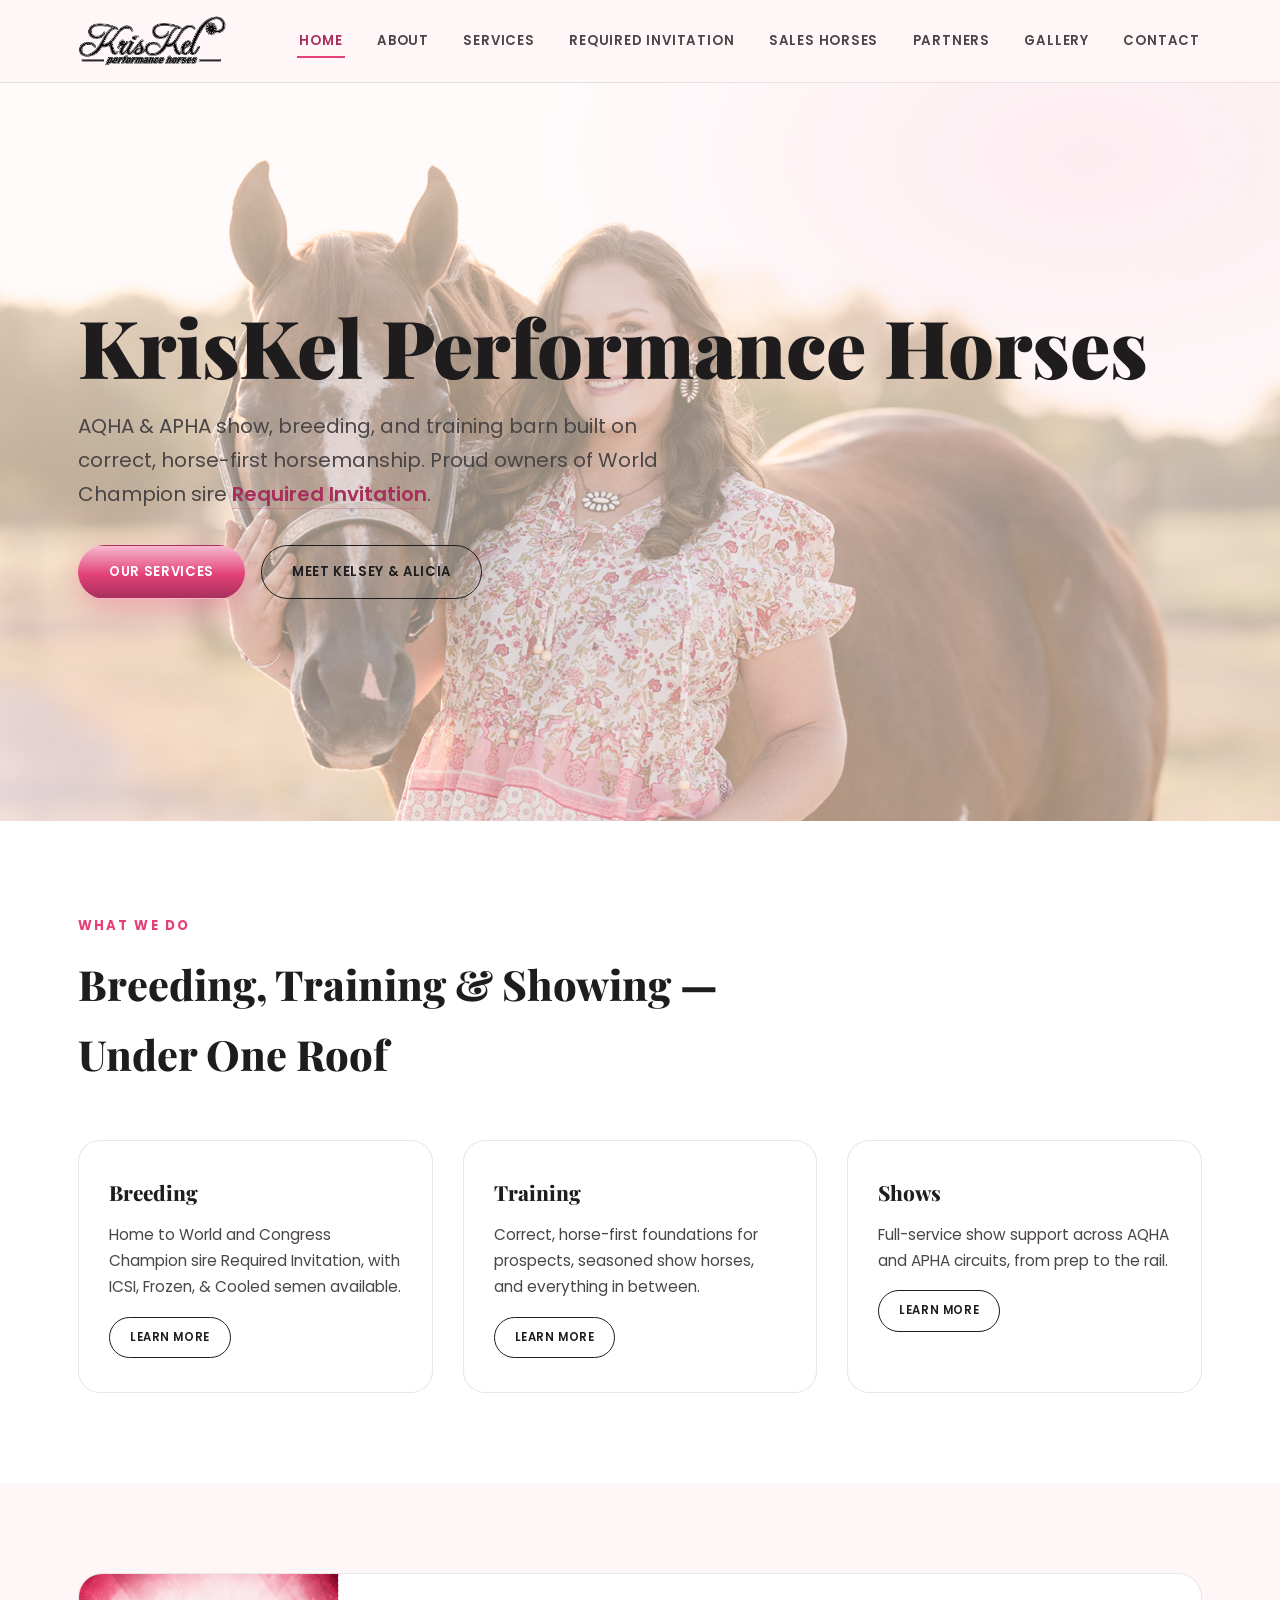
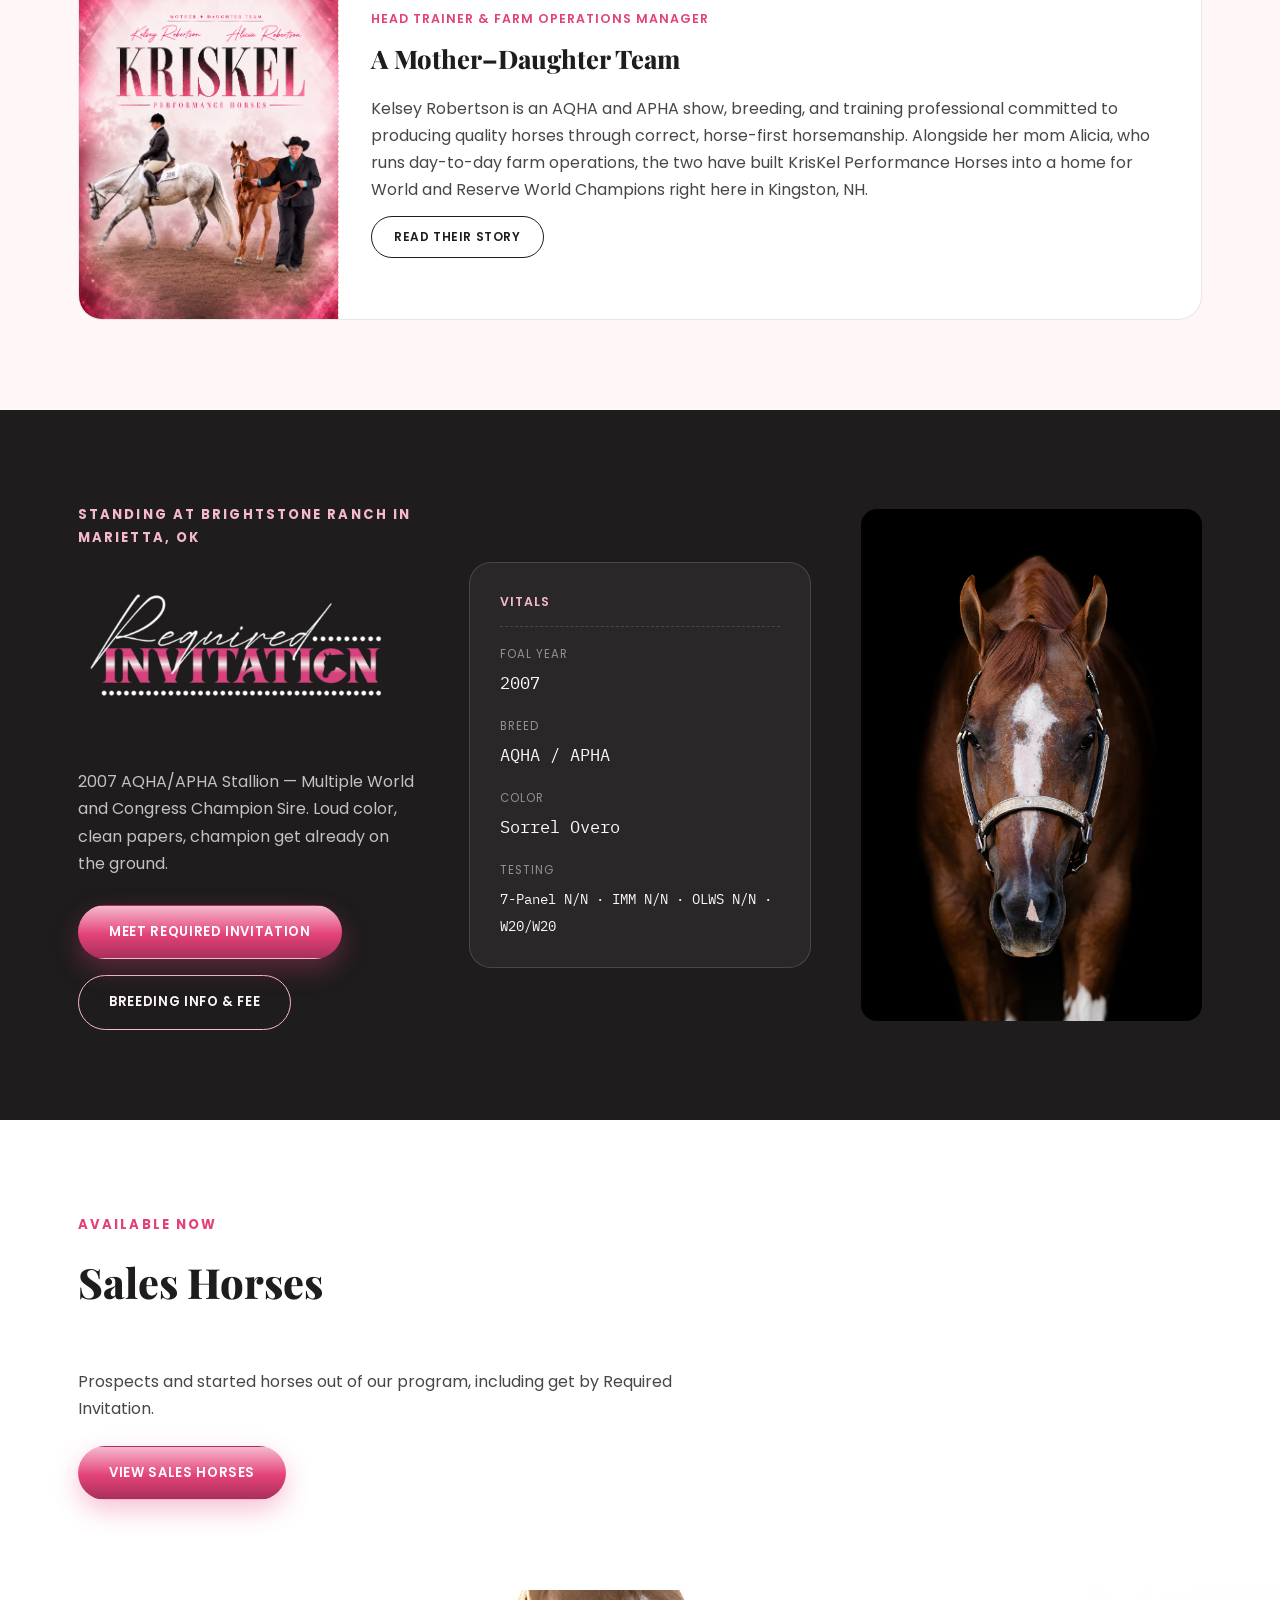
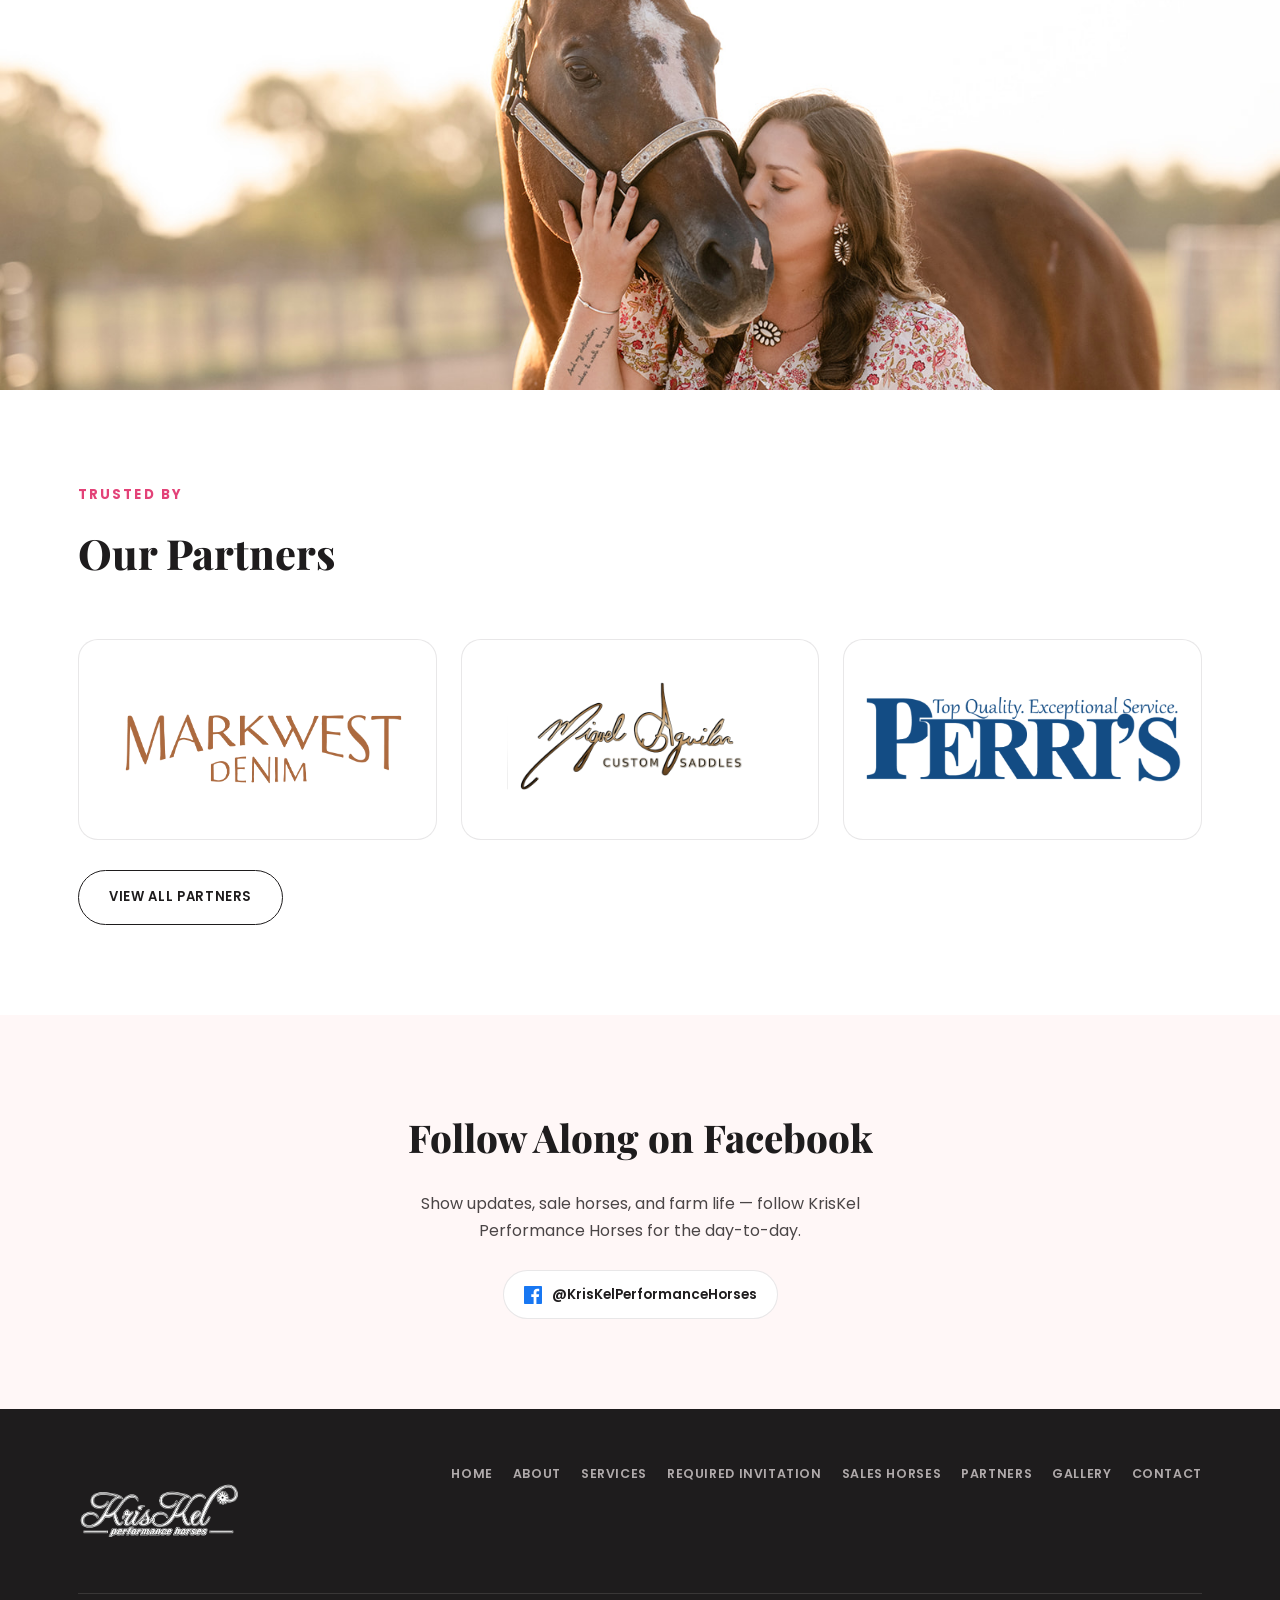
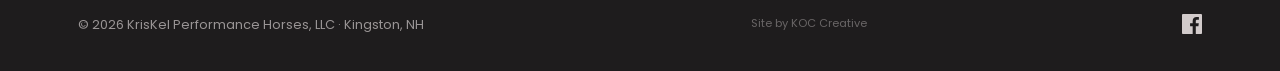
<file: index.html>
<!DOCTYPE html>
<html lang="en" class="no-js">
<head>
<script>document.documentElement.classList.replace("no-js","js");</script>
<meta charset="UTF-8">
<meta name="viewport" content="width=device-width, initial-scale=1.0">
<title>KrisKel Performance Horses | AQHA &amp; APHA Show, Breeding &amp; Training</title>
<meta name="description" content="KrisKel Performance Horses — AQHA/APHA show, breeding, and training barn in Kingston, NH. Home of Required Invitation.">
<link rel="stylesheet" href="css/style.css">
</head>
<body>

<header class="site-header">
  <div class="header-inner">
    <a href="index.html" class="brand">
      <img src="images/logo.png" alt="KrisKel Performance Horses">
    </a>
    <button class="nav-toggle" aria-label="Toggle navigation" aria-expanded="false">&#9776;</button>
    <nav class="main-nav">
      <a href="index.html" aria-current="page">Home</a>
      <a href="about.html">About</a>
      <a href="services.html">Services</a>
      <a href="required-invitation/index.html">Required Invitation</a>
      <a href="sales.html">Sales Horses</a>
      <a href="sponsors.html">Partners</a>
      <a href="gallery.html">Gallery</a>
      <a href="contact.html">Contact</a>
    </nav>
  </div>
</header>

<section class="hero">
  <img src="images/Kelsey-37.jpg" alt="" style="position:absolute; top:0; left:0; width:100%; height:100%; object-fit:cover; opacity:0.5; z-index:1;">
  <div class="hero-content">
    <h1>KrisKel Performance Horses</h1>
    <p class="hero-tagline">AQHA &amp; APHA show, breeding, and training barn built on correct, horse-first horsemanship. Proud owners of World Champion sire <a href="required-invitation/index.html" style="color:var(--pink-deep); font-weight:600; border-bottom:1px solid var(--pink-line);">Required Invitation</a>.</p>
    <div class="btn-row">
      <a href="services.html" class="btn btn-primary">Our Services</a>
      <a href="about.html" class="btn btn-outline">Meet Kelsey &amp; Alicia</a>
    </div>
  </div>
</section>

<section class="section-white">
  <div class="wrap">
    <div class="section-head reveal">
      <span class="eyebrow">What We Do</span>
      <h2>Breeding, Training &amp; Showing — Under One Roof</h2>
    </div>
    <div class="card-grid">
      <div class="service-card reveal">
        <h3>Breeding</h3>
        <p>Home to World and Congress Champion sire Required Invitation, with ICSI, Frozen, & Cooled semen available.</p>
        <a href="services.html#breeding" class="btn btn-outline" style="padding:10px 20px; font-size:0.72rem;">Learn More</a>
      </div>
      <div class="service-card reveal">
        <h3>Training</h3>
        <p>Correct, horse-first foundations for prospects, seasoned show horses, and everything in between.</p>
        <a href="services.html#training" class="btn btn-outline" style="padding:10px 20px; font-size:0.72rem;">Learn More</a>
      </div>
      <div class="service-card reveal">
        <h3>Shows</h3>
        <p>Full-service show support across AQHA and APHA circuits, from prep to the rail.</p>
        <a href="services.html#shows" class="btn btn-outline" style="padding:10px 20px; font-size:0.72rem;">Learn More</a>
      </div>
    </div>
  </div>
</section>

<section class="section-cream">
  <div class="wrap">
    <div class="profile-card reveal">
      <div class="profile-photo-slot" style="padding:0; background:none;">
        <img src="images/kelsey-alicia.png" alt="Kelsey and Alicia" style="width:100%; height:100%; object-fit:cover; display:block; border-radius:inherit;">
      </div>
      <div class="profile-body">
        <span class="role">Head Trainer &amp; Farm Operations Manager</span>
        <h3>A Mother–Daughter Team</h3>
        <p>Kelsey Robertson is an AQHA and APHA show, breeding, and training professional committed to producing quality horses through correct, horse-first horsemanship. Alongside her mom Alicia, who runs day-to-day farm operations, the two have built KrisKel Performance Horses into a home for World and Reserve World Champions right here in Kingston, NH.</p>
        <a href="about.html" class="btn btn-outline" style="padding:10px 22px; font-size:0.75rem;">Read Their Story</a>
      </div>
    </div>
  </div>
</section>

<section class="section-ink">
  <div class="wrap" style="display:flex; flex-wrap:wrap; gap:50px; align-items:center;">
    <div style="flex:1; min-width:280px;" class="reveal">
      <span class="eyebrow">STANDING AT BRIGHTSTONE RANCH IN MARIETTA, OK</span>
      <img src="images/required-invitation-logo-white.png" alt="Required Invitation" style="max-width:320px; width:100%; margin-bottom:18px;">
      <p style="color:rgba(255,247,247,0.75); max-width:480px; margin-bottom:28px;">2007 AQHA/APHA Stallion — Multiple World and Congress Champion Sire. Loud color, clean papers, champion get already on the ground.</p>
      <div class="btn-row">
        <a href="required-invitation/index.html" class="btn btn-primary">Meet Required Invitation</a>
        <a href="required-invitation/contact.html" class="btn btn-outline on-dark">Breeding Info &amp; Fee</a>
      </div>
    </div>
    <div style="flex:1; min-width:280px;" class="reveal">
      <div class="stat-card" style="background:rgba(255,247,247,0.05); border-color:rgba(255,247,247,0.15);">
        <div class="stat-card-title" style="border-color:rgba(255,247,247,0.15); color:var(--pink-light);">Vitals</div>
        <div class="stat-grid">
          <div class="stat-item"><span class="label" style="color:rgba(255,247,247,0.5);">Foal Year</span><span class="value" style="color:var(--cream);">2007</span></div>
          <div class="stat-item"><span class="label" style="color:rgba(255,247,247,0.5);">Breed</span><span class="value" style="color:var(--cream);">AQHA / APHA</span></div>
          <div class="stat-item"><span class="label" style="color:rgba(255,247,247,0.5);">Color</span><span class="value" style="color:var(--cream);">Sorrel Overo</span></div>
          <div class="stat-item"><span class="label" style="color:rgba(255,247,247,0.5);">Testing</span><span class="value" style="color:var(--cream); font-size:0.85rem;">7-Panel N/N &middot; IMM N/N &middot; OLWS N/N &middot; W20/W20</span></div>
        </div>
      </div>
    </div>
    <div style="flex:1; min-width:280px;" class="reveal">
      <img src="images/Kelsey-56.jpg" alt="" style="width:100%; border-radius:16px; display:block;">
    </div>
  </div>
</section>

<section class="section-white">
  <div class="wrap">
    <div class="section-head reveal">
      <span class="eyebrow">Available Now</span>
      <h2>Sales Horses</h2>
    </div>
    <p class="reveal" style="max-width:600px; color:var(--ink-soft); margin-bottom:24px;">Prospects and started horses out of our program, including get by Required Invitation.</p>
    <div class="reveal"><a href="sales.html" class="btn btn-primary">View Sales Horses</a></div>
  </div>
</section>

<section style="position:relative; overflow:hidden; min-height:400px;">
  <img src="images/Kelsey-42.jpg" alt="" style="position:absolute; top:0; left:0; width:100%; height:100%; object-fit:cover;">
</section>

<section class="section-white">
  <div class="wrap">
    <div class="section-head reveal">
      <span class="eyebrow">Trusted By</span>
      <h2>Our Partners</h2>
    </div>
            <div class="sponsor-grid reveal">
      <div class="sponsor-tile"><img src="images/markwest-denim-logo.webp" alt="MarkWest Denim" style="max-width:100%; max-height:100%; object-fit:contain;"></div>
<div class="sponsor-tile"><img src="images/miguelaguilarlogo.png" alt="Miguel Aguilar" style="max-width:100%; max-height:100%; object-fit:contain;"></div>
<div class="sponsor-tile"><img src="images/perrislogo.png" alt="Perri's Leather" style="max-width:100%; max-height:100%; object-fit:contain;"></div>
    </div>
    <div class="reveal" style="margin-top:30px;">
      <a href="sponsors.html" class="btn btn-outline">View All Partners</a>
    </div>
  </div>
</section>

<section class="section-cream">
  <div class="wrap" style="text-align:center;">
    <h2 class="reveal" style="font-size:clamp(1.7rem,4vw,2.4rem); margin-bottom:20px;">Follow Along on Facebook</h2>
    <p class="reveal" style="max-width:520px; margin:0 auto 26px; color:var(--ink-soft);">Show updates, sale horses, and farm life — follow KrisKel Performance Horses for the day-to-day.</p>
    <a href="https://www.facebook.com/KrisKelPerformanceHorses" target="_blank" rel="noopener" class="fb-chip reveal">
      <svg viewBox="0 0 24 24"><path d="M22.675 0h-21.35c-.732 0-1.325.593-1.325 1.325v21.351c0 .731.593 1.324 1.325 1.324h11.495v-9.294h-3.128v-3.622h3.128v-2.671c0-3.1 1.893-4.788 4.659-4.788 1.325 0 2.463.099 2.795.143v3.24l-1.918.001c-1.504 0-1.795.715-1.795 1.763v2.313h3.587l-.467 3.622h-3.12v9.293h6.116c.73 0 1.323-.593 1.323-1.324v-21.35c0-.732-.593-1.325-1.325-1.325z"/></svg>
      @KrisKelPerformanceHorses
    </a>
  </div>
</section>

<footer class="site-footer">
  <div class="wrap">
    <div class="footer-grid">
      <div class="footer-brand"><img src="images/Kriskelwhitelogo.png" alt="KrisKel Performance Horses"></div>
      <nav class="footer-nav">
        <a href="index.html">Home</a>
        <a href="about.html">About</a>
        <a href="services.html">Services</a>
        <a href="required-invitation/index.html">Required Invitation</a>
        <a href="sales.html">Sales Horses</a>
        <a href="sponsors.html">Partners</a>
        <a href="gallery.html">Gallery</a>
        <a href="contact.html">Contact</a>
      </nav>
    </div>
    <div class="footer-bottom">
      <span>&copy; <span id="year"></span> KrisKel Performance Horses, LLC &middot; Kingston, NH</span>
      <span style="font-size:0.7rem; opacity:0.6; margin-left:12px;">Site by KOC Creative</span>
      <div class="footer-social">
        <a href="https://www.facebook.com/KrisKelPerformanceHorses" target="_blank" rel="noopener" aria-label="Facebook">
          <svg width="20" height="20" viewBox="0 0 24 24" fill="currentColor"><path d="M22.675 0h-21.35c-.732 0-1.325.593-1.325 1.325v21.351c0 .731.593 1.324 1.325 1.324h11.495v-9.294h-3.128v-3.622h3.128v-2.671c0-3.1 1.893-4.788 4.659-4.788 1.325 0 2.463.099 2.795.143v3.24l-1.918.001c-1.504 0-1.795.715-1.795 1.763v2.313h3.587l-.467 3.622h-3.12v9.293h6.116c.73 0 1.323-.593 1.323-1.324v-21.35c0-.732-.593-1.325-1.325-1.325z"/></svg>
        </a>
      </div>
    </div>
  </div>
</footer>

<script src="js/main.js"></script>
</body>
</html>
</file>
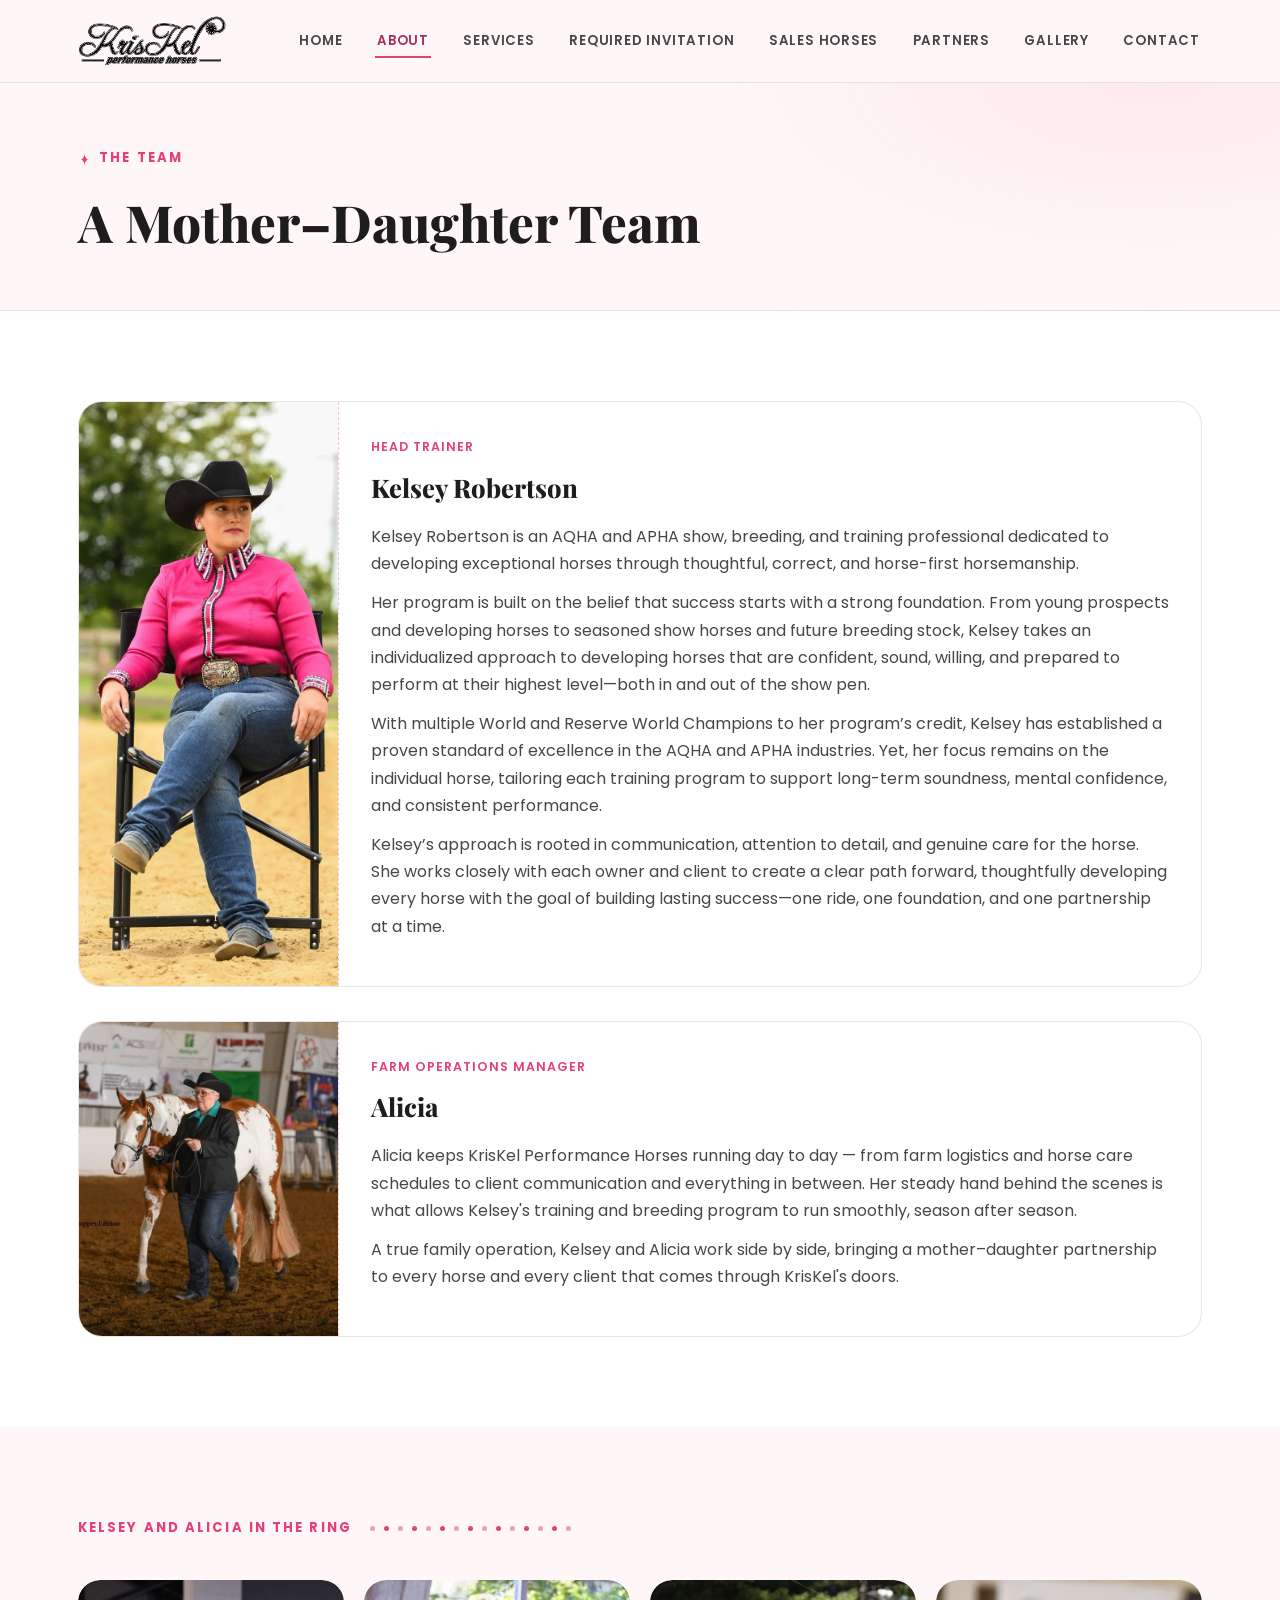
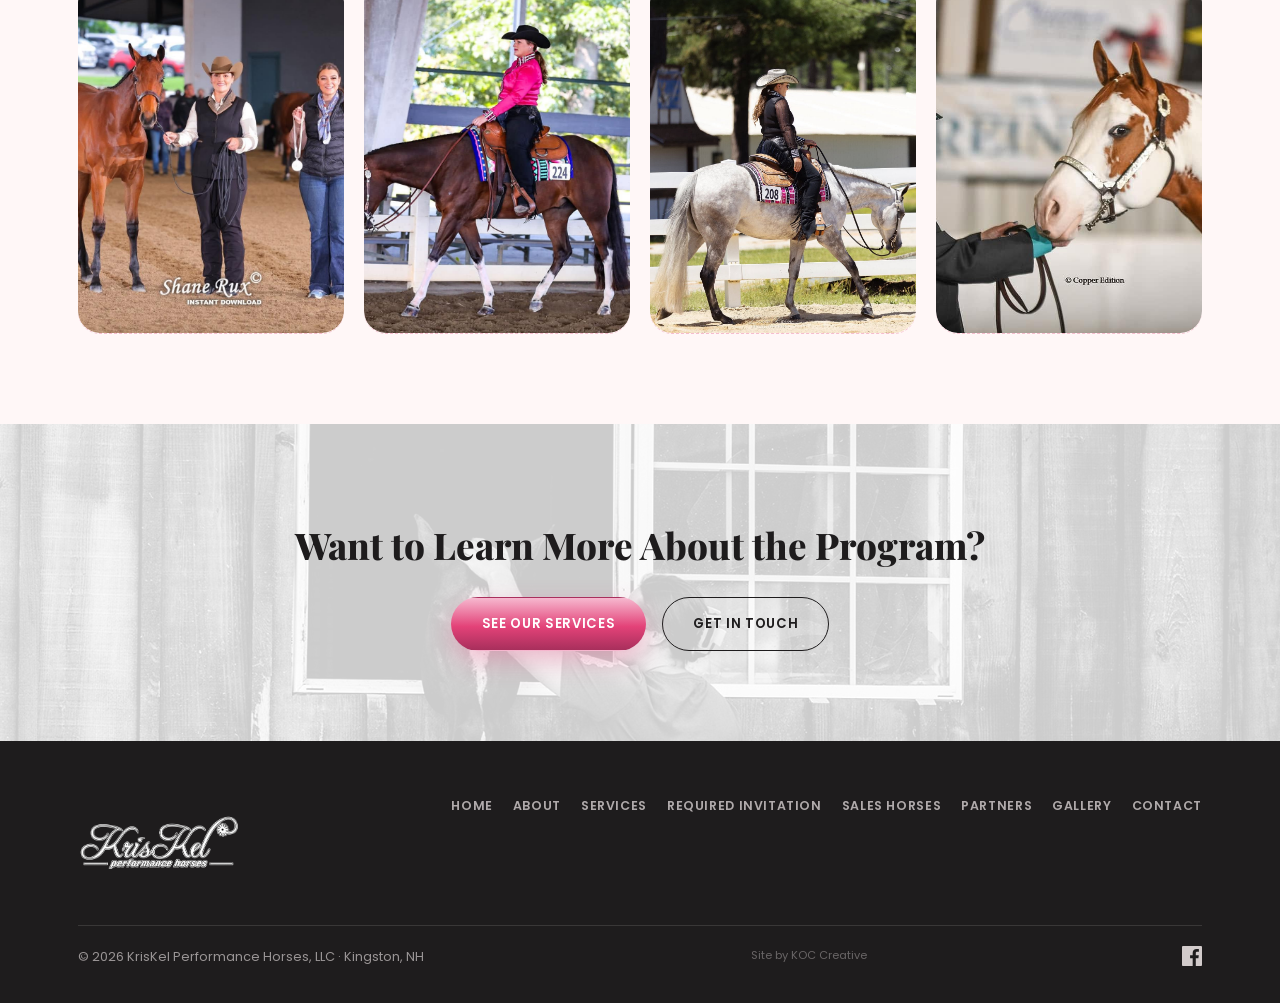
<file: about.html>
<!DOCTYPE html>
<html lang="en" class="no-js">
<head>
<script>document.documentElement.classList.replace("no-js","js");</script>
<meta charset="UTF-8">
<meta name="viewport" content="width=device-width, initial-scale=1.0">
<title>About | KrisKel Performance Horses</title>
<link rel="stylesheet" href="css/style.css">
</head>
<body>

<header class="site-header">
  <div class="header-inner">
    <a href="index.html" class="brand"><img src="images/logo.png" alt="KrisKel Performance Horses"></a>
    <button class="nav-toggle" aria-label="Toggle navigation" aria-expanded="false">&#9776;</button>
    <nav class="main-nav">
      <a href="index.html">Home</a>
      <a href="about.html" aria-current="page">About</a>
      <a href="services.html">Services</a>
      <a href="required-invitation/index.html">Required Invitation</a>
      <a href="sales.html">Sales Horses</a>
      <a href="sponsors.html">Partners</a>
      <a href="gallery.html">Gallery</a>
      <a href="contact.html">Contact</a>
    </nav>
  </div>
</header>

<div class="page-banner">
  <div class="wrap">
    <span class="eyebrow">
      <span class="sparkle"><svg viewBox="0 0 24 24"><path d="M12 0 C12 6 14 10 18 12 C14 14 12 18 12 24 C12 18 10 14 6 12 C10 10 12 6 12 0 Z"/></svg></span>
      The Team
    </span>
    <h1>A Mother–Daughter Team</h1>
  </div>
</div>

<section class="section-white">
  <div class="wrap">
    <div class="profile-card reveal-left" style="margin-bottom:34px;">
      <div class="profile-photo-slot" style="padding:0; background:none;">
        <img src="images/Kelsey-headshot-1.jpg" alt="Kelsey Robertson" style="width:100%; height:100%; object-fit:cover; object-position:25% center; display:block; border-radius:inherit;">
      </div>
      <div class="profile-body">
        <span class="role">Head Trainer</span>
        <h3>Kelsey Robertson</h3>
        <p>Kelsey Robertson is an AQHA and APHA show, breeding, and training professional dedicated to developing exceptional horses through thoughtful, correct, and horse-first horsemanship.</p>
        <p>Her program is built on the belief that success starts with a strong foundation. From young prospects and developing horses to seasoned show horses and future breeding stock, Kelsey takes an individualized approach to developing horses that are confident, sound, willing, and prepared to perform at their highest level—both in and out of the show pen.</p>
        <p>With multiple World and Reserve World Champions to her program’s credit, Kelsey has established a proven standard of excellence in the AQHA and APHA industries. Yet, her focus remains on the individual horse, tailoring each training program to support long-term soundness, mental confidence, and consistent performance.</p>
        <p>Kelsey’s approach is rooted in communication, attention to detail, and genuine care for the horse. She works closely with each owner and client to create a clear path forward, thoughtfully developing every horse with the goal of building lasting success—one ride, one foundation, and one partnership at a time.</p>
      </div>
    </div>

    <div class="profile-card reveal-right">
      <div class="profile-photo-slot" style="padding:0; background:none;">
        <img src="images/alicia1.jpg" alt="Alicia" style="width:100%; height:100%; object-fit:cover; display:block; border-radius:inherit;">
      </div>
      <div class="profile-body">
        <span class="role">Farm Operations Manager</span>
        <h3>Alicia</h3>
        <p>Alicia keeps KrisKel Performance Horses running day to day — from farm logistics and horse care schedules to client communication and everything in between. Her steady hand behind the scenes is what allows Kelsey's training and breeding program to run smoothly, season after season.</p>
        <p>A true family operation, Kelsey and Alicia work side by side, bringing a mother–daughter partnership to every horse and every client that comes through KrisKel's doors.</p>
      </div>
    </div>
  </div>
</section>

<section class="section-cream">
  <div class="wrap">
    <div class="motif-divider reveal">
      <span class="eyebrow" style="margin-bottom:0;">Kelsey and Alicia in the Ring</span>
      <div class="dot-rail pink" style="flex:1;">
        <span></span><span></span><span></span><span></span><span></span><span></span><span></span><span></span><span></span><span></span><span></span><span></span><span></span><span></span><span></span>
      </div>
    </div>
    <div class="photo-strip">
      <div class="media-slot reveal" style="padding:0; background:none;"><img src="images/KrisKel12.jpg" alt="Kelsey riding" style="width:100%; height:100%; object-fit:cover; display:block; border-radius:inherit;"></div>
      <div class="media-slot reveal" style="padding:0; background:none;"><img src="images/kelseyshow.jpg" alt="Alicia at the farm" style="width:100%; height:100%; object-fit:cover; display:block; border-radius:inherit;"></div>
      <div class="media-slot reveal" style="padding:0; background:none;"><img src="images/KrisKel7.jpg" alt="Kelsey and Alicia together" style="width:100%; height:100%; object-fit:cover; display:block; border-radius:inherit;"></div>
      <div class="media-slot reveal" style="padding:0; background:none;"><img src="images/alicia2.jpg" alt="The horses at home" style="width:100%; height:100%; object-fit:cover; object-position:60% center; display:block; border-radius:inherit;"></div>
    </div>
  </div>
</section>

<section class="section-white" style="position:relative; overflow:hidden;">
  <img src="images/Kelsey-136.jpg" alt="" style="position:absolute; top:0; left:0; width:100%; height:100%; object-fit:cover; opacity:0.2; z-index:0;">
  <div class="wrap" style="text-align:center; position:relative; z-index:1;">
    <h2 class="reveal" style="font-size:clamp(1.7rem,4vw,2.3rem); margin-bottom:20px;">Want to Learn More About the Program?</h2>
    <div class="btn-row reveal" style="justify-content:center;">
      <a href="services.html" class="btn btn-primary">See Our Services</a>
      <a href="contact.html" class="btn btn-outline">Get in Touch</a>
    </div>
  </div>
</section>

<footer class="site-footer">
  <div class="wrap">
    <div class="footer-grid">
      <div class="footer-brand"><img src="images/Kriskelwhitelogo.png" alt="KrisKel Performance Horses"></div>
      <nav class="footer-nav">
        <a href="index.html">Home</a>
        <a href="about.html">About</a>
        <a href="services.html">Services</a>
        <a href="required-invitation/index.html">Required Invitation</a>
        <a href="sales.html">Sales Horses</a>
      <a href="sponsors.html">Partners</a>
        <a href="gallery.html">Gallery</a>
        <a href="contact.html">Contact</a>
      </nav>
    </div>
    <div class="footer-bottom">
      <span>&copy; <span id="year"></span> KrisKel Performance Horses, LLC &middot; Kingston, NH</span>
      <span style="font-size:0.7rem; opacity:0.6; margin-left:12px;">Site by KOC Creative</span>
      <div class="footer-social">
        <a href="https://www.facebook.com/KrisKelPerformanceHorses" target="_blank" rel="noopener" aria-label="Facebook">
          <svg width="20" height="20" viewBox="0 0 24 24" fill="currentColor"><path d="M22.675 0h-21.35c-.732 0-1.325.593-1.325 1.325v21.351c0 .731.593 1.324 1.325 1.324h11.495v-9.294h-3.128v-3.622h3.128v-2.671c0-3.1 1.893-4.788 4.659-4.788 1.325 0 2.463.099 2.795.143v3.24l-1.918.001c-1.504 0-1.795.715-1.795 1.763v2.313h3.587l-.467 3.622h-3.12v9.293h6.116c.73 0 1.323-.593 1.323-1.324v-21.35c0-.732-.593-1.325-1.325-1.325z"/></svg>
        </a>
      </div>
    </div>
  </div>
</footer>

<script src="js/main.js"></script>
</body>
</html>
</file>
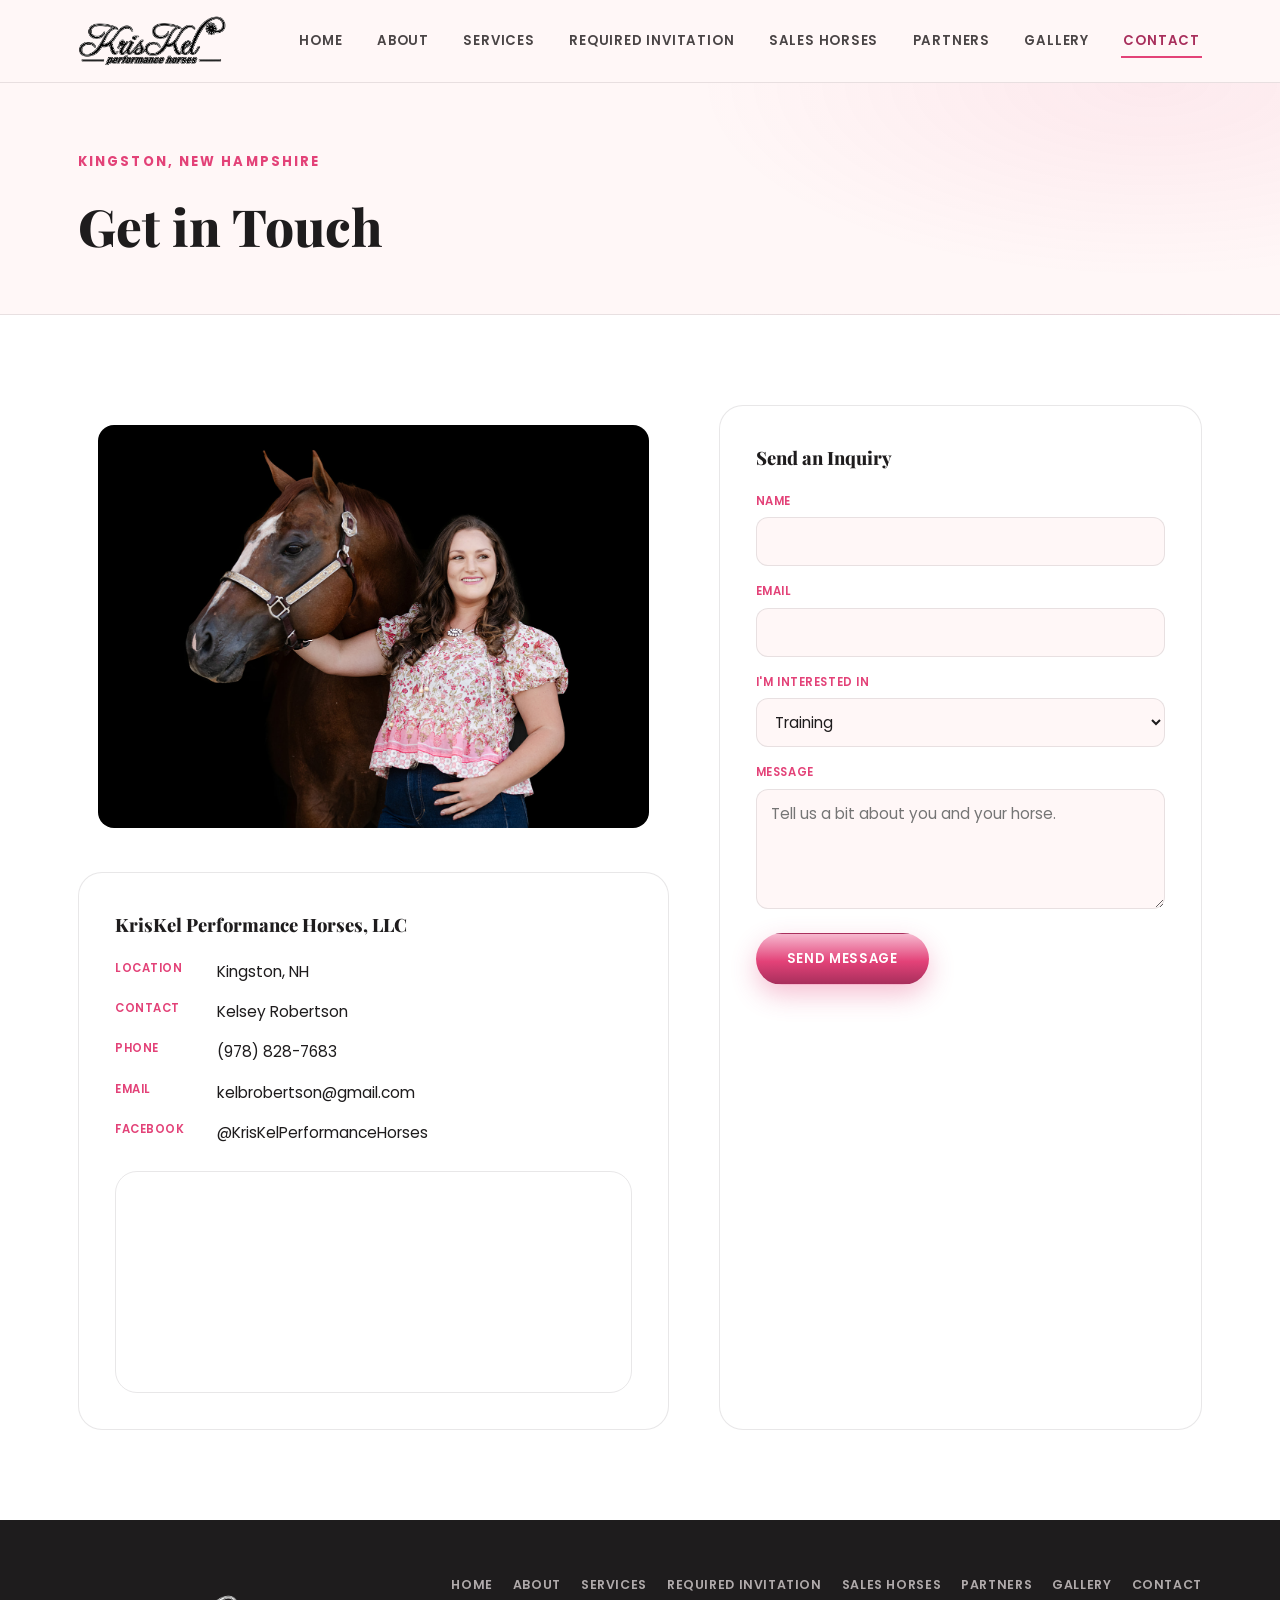
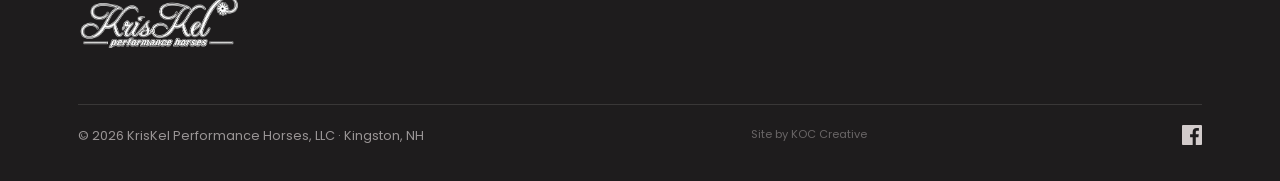
<file: contact.html>
<!DOCTYPE html>
<html lang="en" class="no-js">
<head>
<script>document.documentElement.classList.replace("no-js","js");</script>
<meta charset="UTF-8">
<meta name="viewport" content="width=device-width, initial-scale=1.0">
<title>Contact | KrisKel Performance Horses</title>
<link rel="stylesheet" href="css/style.css">
</head>
<body>

<header class="site-header">
  <div class="header-inner">
    <a href="index.html" class="brand"><img src="images/logo.png" alt="KrisKel Performance Horses"></a>
    <button class="nav-toggle" aria-label="Toggle navigation" aria-expanded="false">&#9776;</button>
    <nav class="main-nav">
      <a href="index.html">Home</a>
      <a href="about.html">About</a>
      <a href="services.html">Services</a>
      <a href="required-invitation/index.html">Required Invitation</a>
      <a href="sales.html">Sales Horses</a>
      <a href="sponsors.html">Partners</a>
      <a href="gallery.html">Gallery</a>
      <a href="contact.html" aria-current="page">Contact</a>
    </nav>
  </div>
</header>

<div class="page-banner">
  <div class="wrap">
    <span class="eyebrow">Kingston, New Hampshire</span>
    <h1>Get in Touch</h1>
  </div>
</div>

<section class="section-white">
  <div class="wrap contact-grid">
    <div class="reveal-left">
      <div class="media-slot reveal" style="border-radius:16px; aspect-ratio:4/3; margin-bottom:24px; overflow:hidden; background:none; border-bottom:none;"><img src="images/Kelsey-45.jpg" alt="KrisKel Performance Horses farm" style="width:100%; height:100%; object-fit:cover; display:block; border-radius:16px;"></div>
      <div class="contact-card">
        <h3>KrisKel Performance Horses, LLC</h3>
      <div class="contact-line"><span class="k">Location</span><span>Kingston, NH</span></div>
      <div class="contact-line"><span class="k">Contact</span><span>Kelsey Robertson</span></div>
      <div class="contact-line"><span class="k">Phone</span><a href="tel:19788287683">(978) 828-7683</a></div>
      <div class="contact-line"><span class="k">Email</span><a href="mailto:kelbrobertson@gmail.com">kelbrobertson@gmail.com</a></div>
      <div class="contact-line"><span class="k">Facebook</span><a href="https://www.facebook.com/KrisKelPerformanceHorses" target="_blank" rel="noopener">@KrisKelPerformanceHorses</a></div>

      <div class="map-slot">
        <iframe src="https://www.google.com/maps?q=Kingston,New+Hampshire&output=embed" loading="lazy" referrerpolicy="no-referrer-when-downgrade" title="KrisKel Performance Horses location map"></iframe>
      </div>
      </div>
    </div>

    <div class="contact-card reveal-right">
      <h3>Send an Inquiry</h3>
      <form class="inquiry-form" action="mailto:kelbrobertson@gmail.com" method="post" enctype="text/plain">
        <div>
          <label for="name">Name</label>
          <input type="text" id="name" name="name" required>
        </div>
        <div>
          <label for="email">Email</label>
          <input type="email" id="email" name="email" required>
        </div>
        <div>
          <label for="interest">I'm Interested In</label>
          <select id="interest" name="interest">
            <option>Training</option>
            <option>Breeding / Required Invitation</option>
            <option>Show Support</option>
            <option>Sponsorship</option>
            <option>Other</option>
          </select>
        </div>
        <div>
          <label for="message">Message</label>
          <textarea id="message" name="message" placeholder="Tell us a bit about you and your horse."></textarea>
        </div>
        <button type="submit" class="btn btn-primary" style="align-self:flex-start;">Send Message</button>
      </form>
    </div>
  </div>
</section>

<footer class="site-footer">
  <div class="wrap">
    <div class="footer-grid">
      <div class="footer-brand"><img src="images/Kriskelwhitelogo.png" alt="KrisKel Performance Horses"></div>
      <nav class="footer-nav">
        <a href="index.html">Home</a>
        <a href="about.html">About</a>
        <a href="services.html">Services</a>
        <a href="required-invitation/index.html">Required Invitation</a>
        <a href="sales.html">Sales Horses</a>
      <a href="sponsors.html">Partners</a>
        <a href="gallery.html">Gallery</a>
        <a href="contact.html">Contact</a>
      </nav>
    </div>
    <div class="footer-bottom">
      <span>&copy; <span id="year"></span> KrisKel Performance Horses, LLC &middot; Kingston, NH</span>
      <span style="font-size:0.7rem; opacity:0.6; margin-left:12px;">Site by KOC Creative</span>
      <div class="footer-social">
        <a href="https://www.facebook.com/KrisKelPerformanceHorses" target="_blank" rel="noopener" aria-label="Facebook">
          <svg width="20" height="20" viewBox="0 0 24 24" fill="currentColor"><path d="M22.675 0h-21.35c-.732 0-1.325.593-1.325 1.325v21.351c0 .731.593 1.324 1.325 1.324h11.495v-9.294h-3.128v-3.622h3.128v-2.671c0-3.1 1.893-4.788 4.659-4.788 1.325 0 2.463.099 2.795.143v3.24l-1.918.001c-1.504 0-1.795.715-1.795 1.763v2.313h3.587l-.467 3.622h-3.12v9.293h6.116c.73 0 1.323-.593 1.323-1.324v-21.35c0-.732-.593-1.325-1.325-1.325z"/></svg>
        </a>
      </div>
    </div>
  </div>
</footer>

<script src="js/main.js"></script>
</body>
</html>
</file>
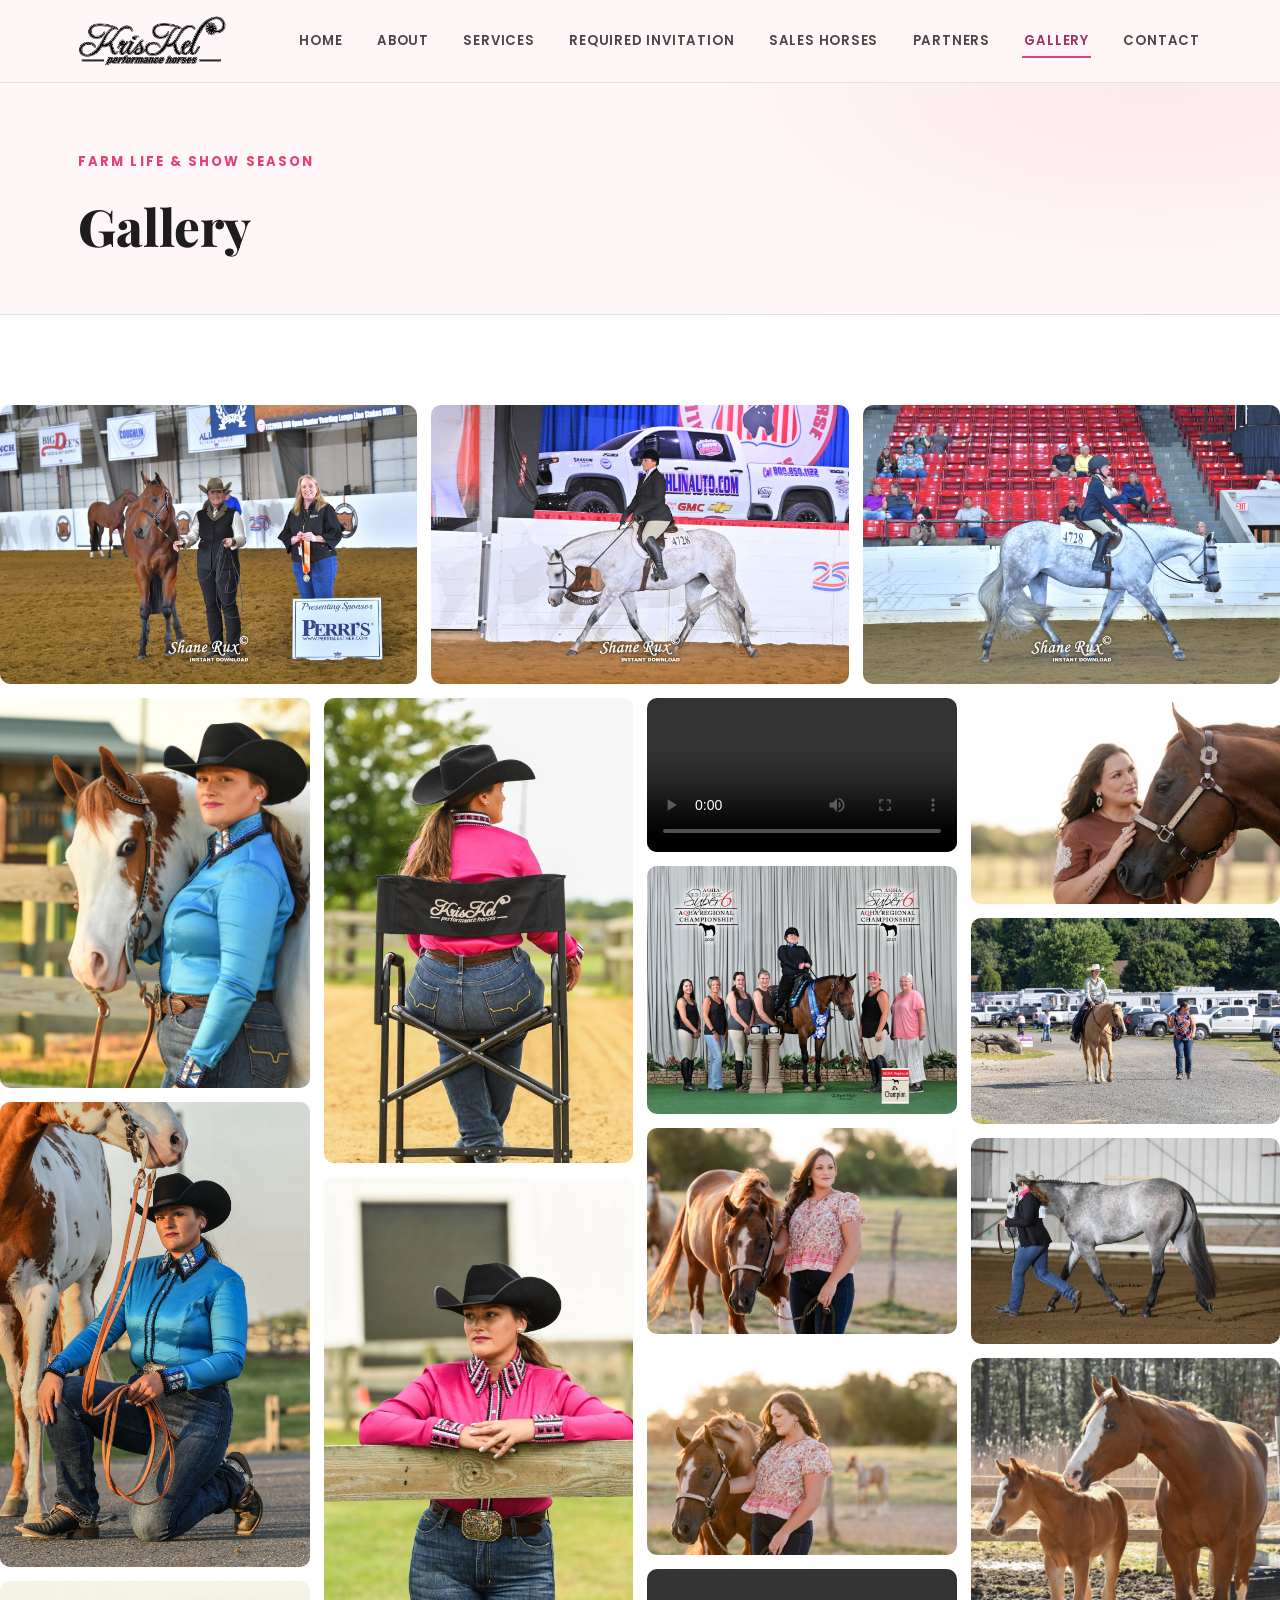
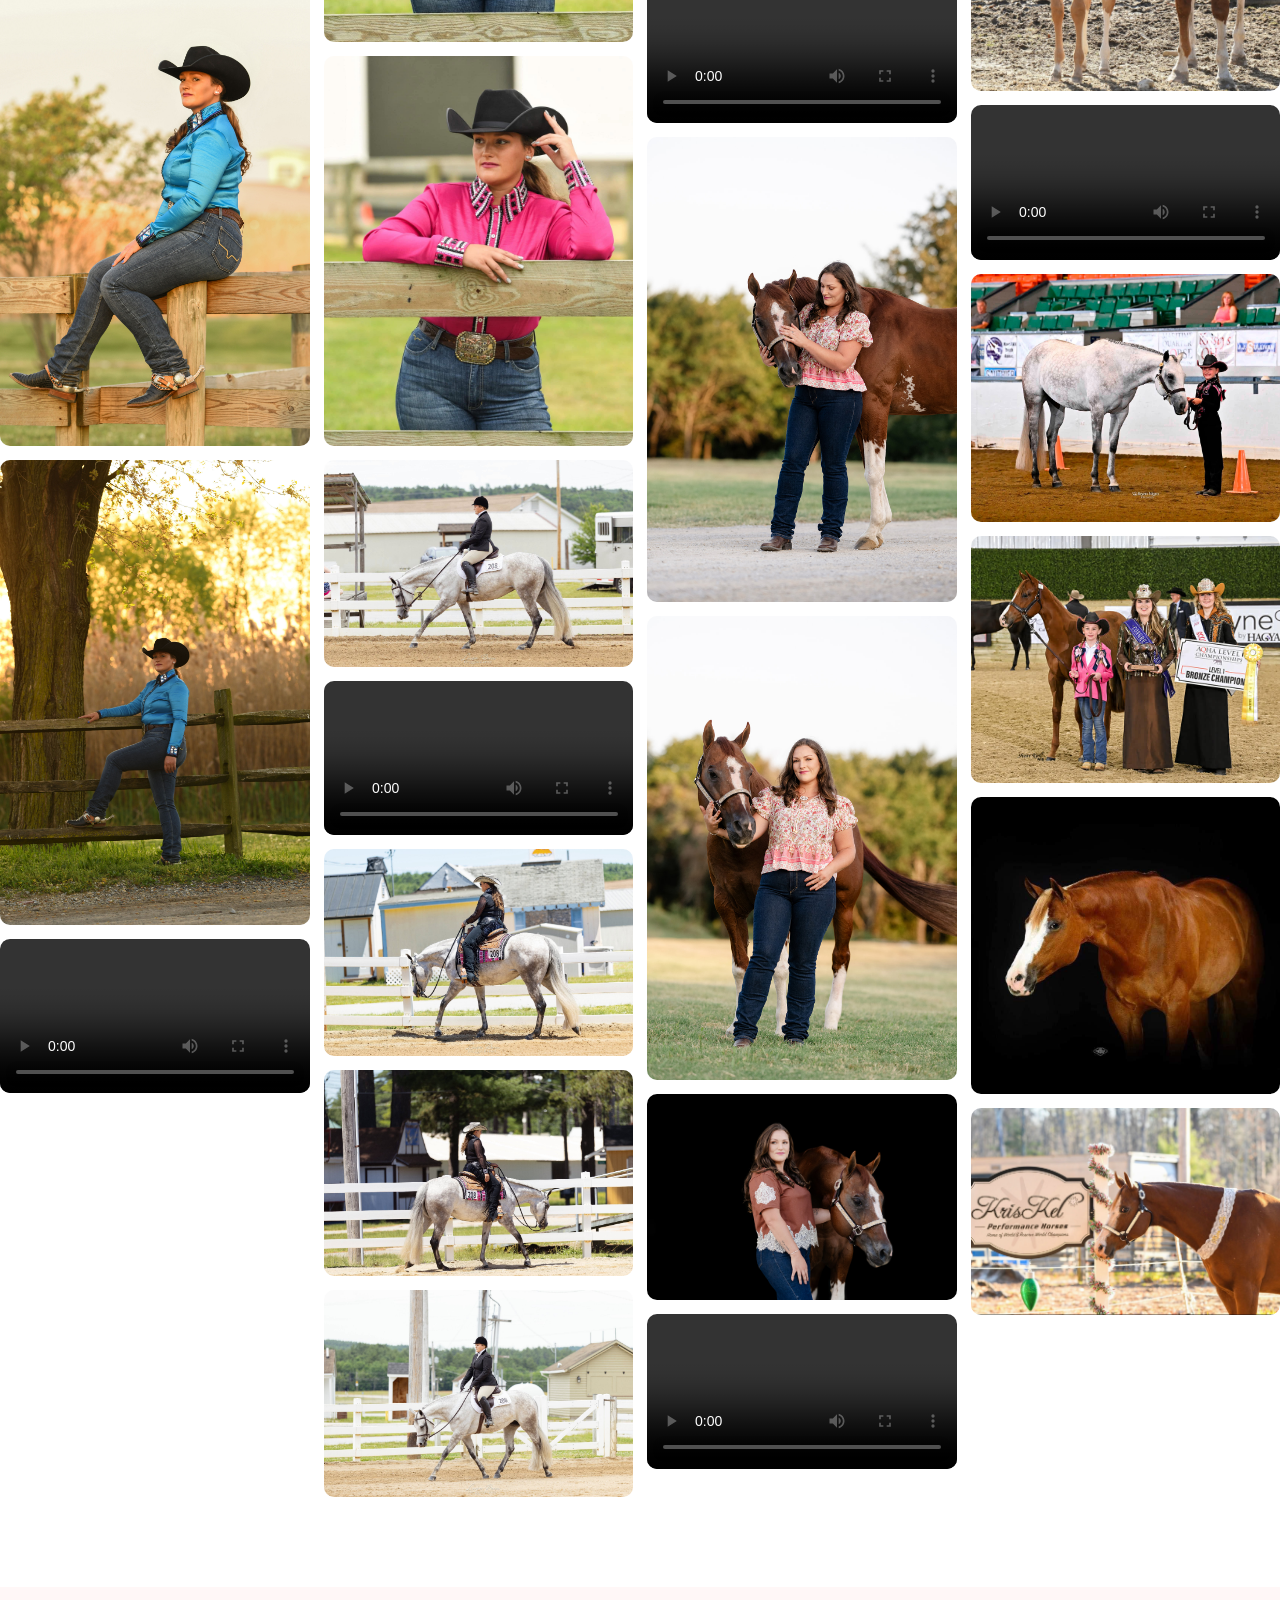
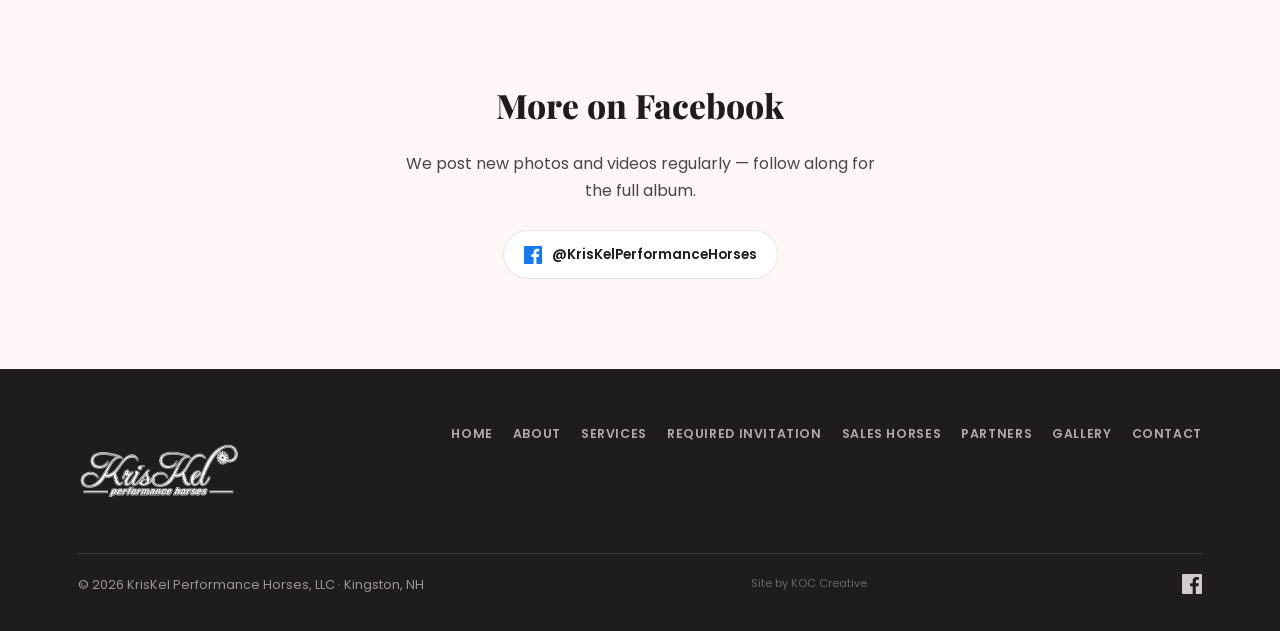
<file: gallery.html>
<!DOCTYPE html>
<html lang="en" class="no-js">
<head>
<script>document.documentElement.classList.replace("no-js","js");</script>
<meta charset="UTF-8">
<meta name="viewport" content="width=device-width, initial-scale=1.0">
<title>Gallery | KrisKel Performance Horses</title>
<link rel="stylesheet" href="css/style.css">
</head>
<body>

<header class="site-header">
  <div class="header-inner">
    <a href="index.html" class="brand"><img src="images/logo.png" alt="KrisKel Performance Horses"></a>
    <button class="nav-toggle" aria-label="Toggle navigation" aria-expanded="false">&#9776;</button>
    <nav class="main-nav">
      <a href="index.html">Home</a>
      <a href="about.html">About</a>
      <a href="services.html">Services</a>
      <a href="required-invitation/index.html">Required Invitation</a>
      <a href="sales.html">Sales Horses</a>
      <a href="sponsors.html">Partners</a>
      <a href="gallery.html" aria-current="page">Gallery</a>
      <a href="contact.html">Contact</a>
    </nav>
  </div>
</header>

<div class="page-banner">
  <div class="wrap">
    <span class="eyebrow">Farm Life &amp; Show Season</span>
    <h1>Gallery</h1>
  </div>
</div>

<section class="section-white">
    <div style="display:grid; grid-template-columns:repeat(auto-fit, minmax(300px, 1fr)); gap:14px; margin-bottom:14px;">
      <div style="border-radius:10px; overflow:hidden;"><img src="images/congress1.jpeg" alt="KrisKel Performance Horses" style="width:100%; height:auto; display:block;"></div>
      <div style="border-radius:10px; overflow:hidden;"><img src="images/congress2.jpeg" alt="KrisKel Performance Horses" style="width:100%; height:auto; display:block;"></div>
      <div style="border-radius:10px; overflow:hidden;"><img src="images/congress3.jpeg" alt="KrisKel Performance Horses" style="width:100%; height:auto; display:block;"></div>
    </div>
    <div style="column-width:260px; column-gap:14px;">
      <div style="break-inside:avoid; margin-bottom:14px; border-radius:10px; overflow:hidden;"><img src="images/DSC_5357.jpg" alt="KrisKel Performance Horses" style="width:100%; height:auto; display:block;"></div>
      <div style="break-inside:avoid; margin-bottom:14px; border-radius:10px; overflow:hidden;"><img src="images/DSC_5389.jpg" alt="KrisKel Performance Horses" style="width:100%; height:auto; display:block;"></div>
      <div style="break-inside:avoid; margin-bottom:14px; border-radius:10px; overflow:hidden;"><img src="images/DSC_5417.jpg" alt="KrisKel Performance Horses" style="width:100%; height:auto; display:block;"></div>
      <div style="break-inside:avoid; margin-bottom:14px; border-radius:10px; overflow:hidden;"><img src="images/DSC_5421.jpg" alt="KrisKel Performance Horses" style="width:100%; height:auto; display:block;"></div>
      <div style="break-inside:avoid; margin-bottom:14px; border-radius:10px; overflow:hidden;">
  <video controls playsinline preload="metadata" style="width:100%; height:auto; display:block;">
    <source src="images/1010reel.mov.mp4" type="video/mp4">
  </video>
</div>
      <div style="break-inside:avoid; margin-bottom:14px; border-radius:10px; overflow:hidden;"><img src="images/Kelsey-headshot-3.jpg" alt="KrisKel Performance Horses" style="width:100%; height:auto; display:block;"></div>
      <div style="break-inside:avoid; margin-bottom:14px; border-radius:10px; overflow:hidden;"><img src="images/Kelsey-headshot-2.jpg" alt="KrisKel Performance Horses" style="width:100%; height:auto; display:block;"></div>
      <div style="break-inside:avoid; margin-bottom:14px; border-radius:10px; overflow:hidden;"><img src="images/Kelsey-headshot-4.jpg" alt="KrisKel Performance Horses" style="width:100%; height:auto; display:block;"></div>
      <div style="break-inside:avoid; margin-bottom:14px; border-radius:10px; overflow:hidden;"><img src="images/KrisKel1.jpeg" alt="KrisKel Performance Horses" style="width:100%; height:auto; display:block;"></div>
      <div style="break-inside:avoid; margin-bottom:14px; border-radius:10px; overflow:hidden;">
  <video controls playsinline preload="metadata" style="width:100%; height:auto; display:block;">
    <source src="images/kinleyhusreel.mov.mp4" type="video/mp4">
  </video>
</div>
      <div style="break-inside:avoid; margin-bottom:14px; border-radius:10px; overflow:hidden;"><img src="images/KrisKel5.jpg" alt="KrisKel Performance Horses" style="width:100%; height:auto; display:block;"></div>
      <div style="break-inside:avoid; margin-bottom:14px; border-radius:10px; overflow:hidden;"><img src="images/KrisKel7.jpg" alt="KrisKel Performance Horses" style="width:100%; height:auto; display:block;"></div>
      <div style="break-inside:avoid; margin-bottom:14px; border-radius:10px; overflow:hidden;"><img src="images/KrisKel8.jpg" alt="KrisKel Performance Horses" style="width:100%; height:auto; display:block;"></div>
      <div style="break-inside:avoid; margin-bottom:14px; border-radius:10px; overflow:hidden;">
  <video controls playsinline preload="metadata" style="width:100%; height:auto; display:block;">
    <source src="images/1012reel.mov.mp4" type="video/mp4">
  </video>
</div>
      <div style="break-inside:avoid; margin-bottom:14px; border-radius:10px; overflow:hidden;"><img src="images/KrisKel19.jpg" alt="KrisKel Performance Horses" style="width:100%; height:auto; display:block;"></div>
      <div style="break-inside:avoid; margin-bottom:14px; border-radius:10px; overflow:hidden;"><img src="images/Kelsey-3.jpg" alt="KrisKel Performance Horses" style="width:100%; height:auto; display:block;"></div>
      <div style="break-inside:avoid; margin-bottom:14px; border-radius:10px; overflow:hidden;"><img src="images/Kelsey-4.jpg" alt="KrisKel Performance Horses" style="width:100%; height:auto; display:block;"></div>
      <div style="break-inside:avoid; margin-bottom:14px; border-radius:10px; overflow:hidden;">
  <video controls playsinline preload="metadata" style="width:100%; height:auto; display:block;">
    <source src="images/kinleyhalterreel.mov.mp4" type="video/mp4">
  </video>
</div>
      <div style="break-inside:avoid; margin-bottom:14px; border-radius:10px; overflow:hidden;"><img src="images/Kelsey-21.jpg" alt="KrisKel Performance Horses" style="width:100%; height:auto; display:block;"></div>
      <div style="break-inside:avoid; margin-bottom:14px; border-radius:10px; overflow:hidden;"><img src="images/Kelsey-28.jpg" alt="KrisKel Performance Horses" style="width:100%; height:auto; display:block;"></div>
      <div style="break-inside:avoid; margin-bottom:14px; border-radius:10px; overflow:hidden;"><img src="images/Kelsey-59.jpg" alt="KrisKel Performance Horses" style="width:100%; height:auto; display:block;"></div>
      <div style="break-inside:avoid; margin-bottom:14px; border-radius:10px; overflow:hidden;">
  <video controls playsinline preload="metadata" style="width:100%; height:auto; display:block;">
    <source src="images/1013reel.mov.mp4" type="video/mp4">
  </video>
</div>
      <div style="break-inside:avoid; margin-bottom:14px; border-radius:10px; overflow:hidden;"><img src="images/Kelsey-78.jpg" alt="KrisKel Performance Horses" style="width:100%; height:auto; display:block;"></div>
      <div style="break-inside:avoid; margin-bottom:14px; border-radius:10px; overflow:hidden;"><img src="images/Kelsey-coaching.jpg" alt="KrisKel Performance Horses" style="width:100%; height:auto; display:block;"></div>
      <div style="break-inside:avoid; margin-bottom:14px; border-radius:10px; overflow:hidden;"><img src="images/Kelseyingandjo.jpg" alt="KrisKel Performance Horses" style="width:100%; height:auto; display:block;"></div>
      <div style="break-inside:avoid; margin-bottom:14px; border-radius:10px; overflow:hidden;"><img src="images/image0.jpeg" alt="KrisKel Performance Horses" style="width:100%; height:auto; display:block;"></div>
      <div style="break-inside:avoid; margin-bottom:14px; border-radius:10px; overflow:hidden;">
  <video controls playsinline preload="metadata" style="width:100%; height:auto; display:block;">
    <source src="images/kinleyeqreel.mov.mp4" type="video/mp4">
  </video>
</div>
      <div style="break-inside:avoid; margin-bottom:14px; border-radius:10px; overflow:hidden;"><img src="images/image1.jpeg" alt="KrisKel Performance Horses" style="width:100%; height:auto; display:block;"></div>
      <div style="break-inside:avoid; margin-bottom:14px; border-radius:10px; overflow:hidden;"><img src="images/image3.jpeg" alt="KrisKel Performance Horses" style="width:100%; height:auto; display:block;"></div>
      <div style="break-inside:avoid; margin-bottom:14px; border-radius:10px; overflow:hidden;"><img src="images/image4.jpeg" alt="KrisKel Performance Horses" style="width:100%; height:auto; display:block;"></div>
      <div style="break-inside:avoid; margin-bottom:14px; border-radius:10px; overflow:hidden;"><img src="images/image5.jpeg" alt="KrisKel Performance Horses" style="width:100%; height:auto; display:block;"></div>
    </div>
</section>
</section>

<section class="section-cream">
  <div class="wrap" style="text-align:center;">
    <h2 class="reveal" style="font-size:clamp(1.6rem,3vw,2.1rem);">More on Facebook</h2>
    <p class="reveal" style="max-width:480px; margin:16px auto 26px; color:var(--ink-soft);">We post new photos and videos regularly — follow along for the full album.</p>
    <a href="https://www.facebook.com/KrisKelPerformanceHorses" target="_blank" rel="noopener" class="fb-chip reveal">
      <svg viewBox="0 0 24 24"><path d="M22.675 0h-21.35c-.732 0-1.325.593-1.325 1.325v21.351c0 .731.593 1.324 1.325 1.324h11.495v-9.294h-3.128v-3.622h3.128v-2.671c0-3.1 1.893-4.788 4.659-4.788 1.325 0 2.463.099 2.795.143v3.24l-1.918.001c-1.504 0-1.795.715-1.795 1.763v2.313h3.587l-.467 3.622h-3.12v9.293h6.116c.73 0 1.323-.593 1.323-1.324v-21.35c0-.732-.593-1.325-1.325-1.325z"/></svg>
      @KrisKelPerformanceHorses
    </a>
  </div>
</section>

<footer class="site-footer">
  <div class="wrap">
    <div class="footer-grid">
      <div class="footer-brand"><img src="images/Kriskelwhitelogo.png" alt="KrisKel Performance Horses"></div>
      <nav class="footer-nav">
        <a href="index.html">Home</a>
        <a href="about.html">About</a>
        <a href="services.html">Services</a>
        <a href="required-invitation/index.html">Required Invitation</a>
        <a href="sales.html">Sales Horses</a>
      <a href="sponsors.html">Partners</a>
        <a href="gallery.html">Gallery</a>
        <a href="contact.html">Contact</a>
      </nav>
    </div>
    <div class="footer-bottom">
      <span>&copy; <span id="year"></span> KrisKel Performance Horses, LLC &middot; Kingston, NH</span>
      <span style="font-size:0.7rem; opacity:0.6; margin-left:12px;">Site by KOC Creative</span>
      <div class="footer-social">
        <a href="https://www.facebook.com/KrisKelPerformanceHorses" target="_blank" rel="noopener" aria-label="Facebook">
          <svg width="20" height="20" viewBox="0 0 24 24" fill="currentColor"><path d="M22.675 0h-21.35c-.732 0-1.325.593-1.325 1.325v21.351c0 .731.593 1.324 1.325 1.324h11.495v-9.294h-3.128v-3.622h3.128v-2.671c0-3.1 1.893-4.788 4.659-4.788 1.325 0 2.463.099 2.795.143v3.24l-1.918.001c-1.504 0-1.795.715-1.795 1.763v2.313h3.587l-.467 3.622h-3.12v9.293h6.116c.73 0 1.323-.593 1.323-1.324v-21.35c0-.732-.593-1.325-1.325-1.325z"/></svg>
        </a>
      </div>
    </div>
  </div>
</footer>

<script src="js/main.js"></script>
</body>
</html>
</file>
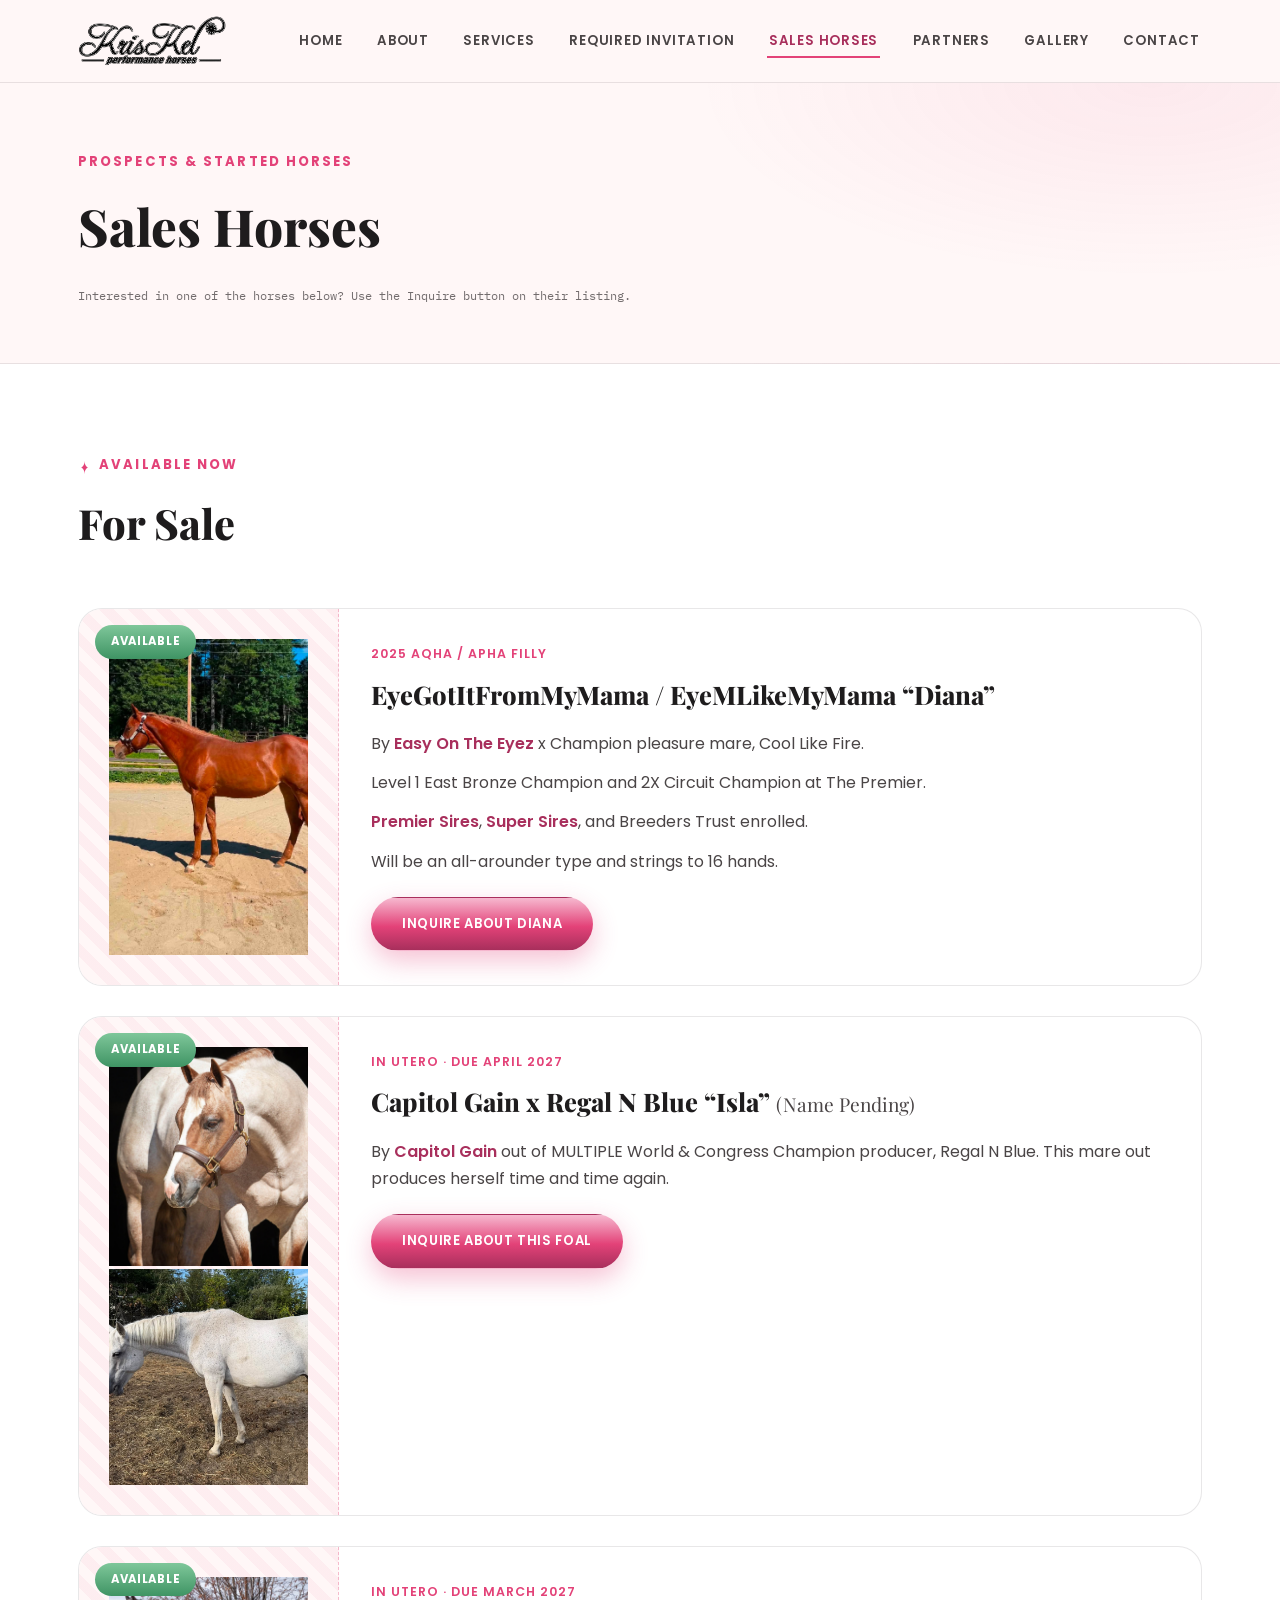
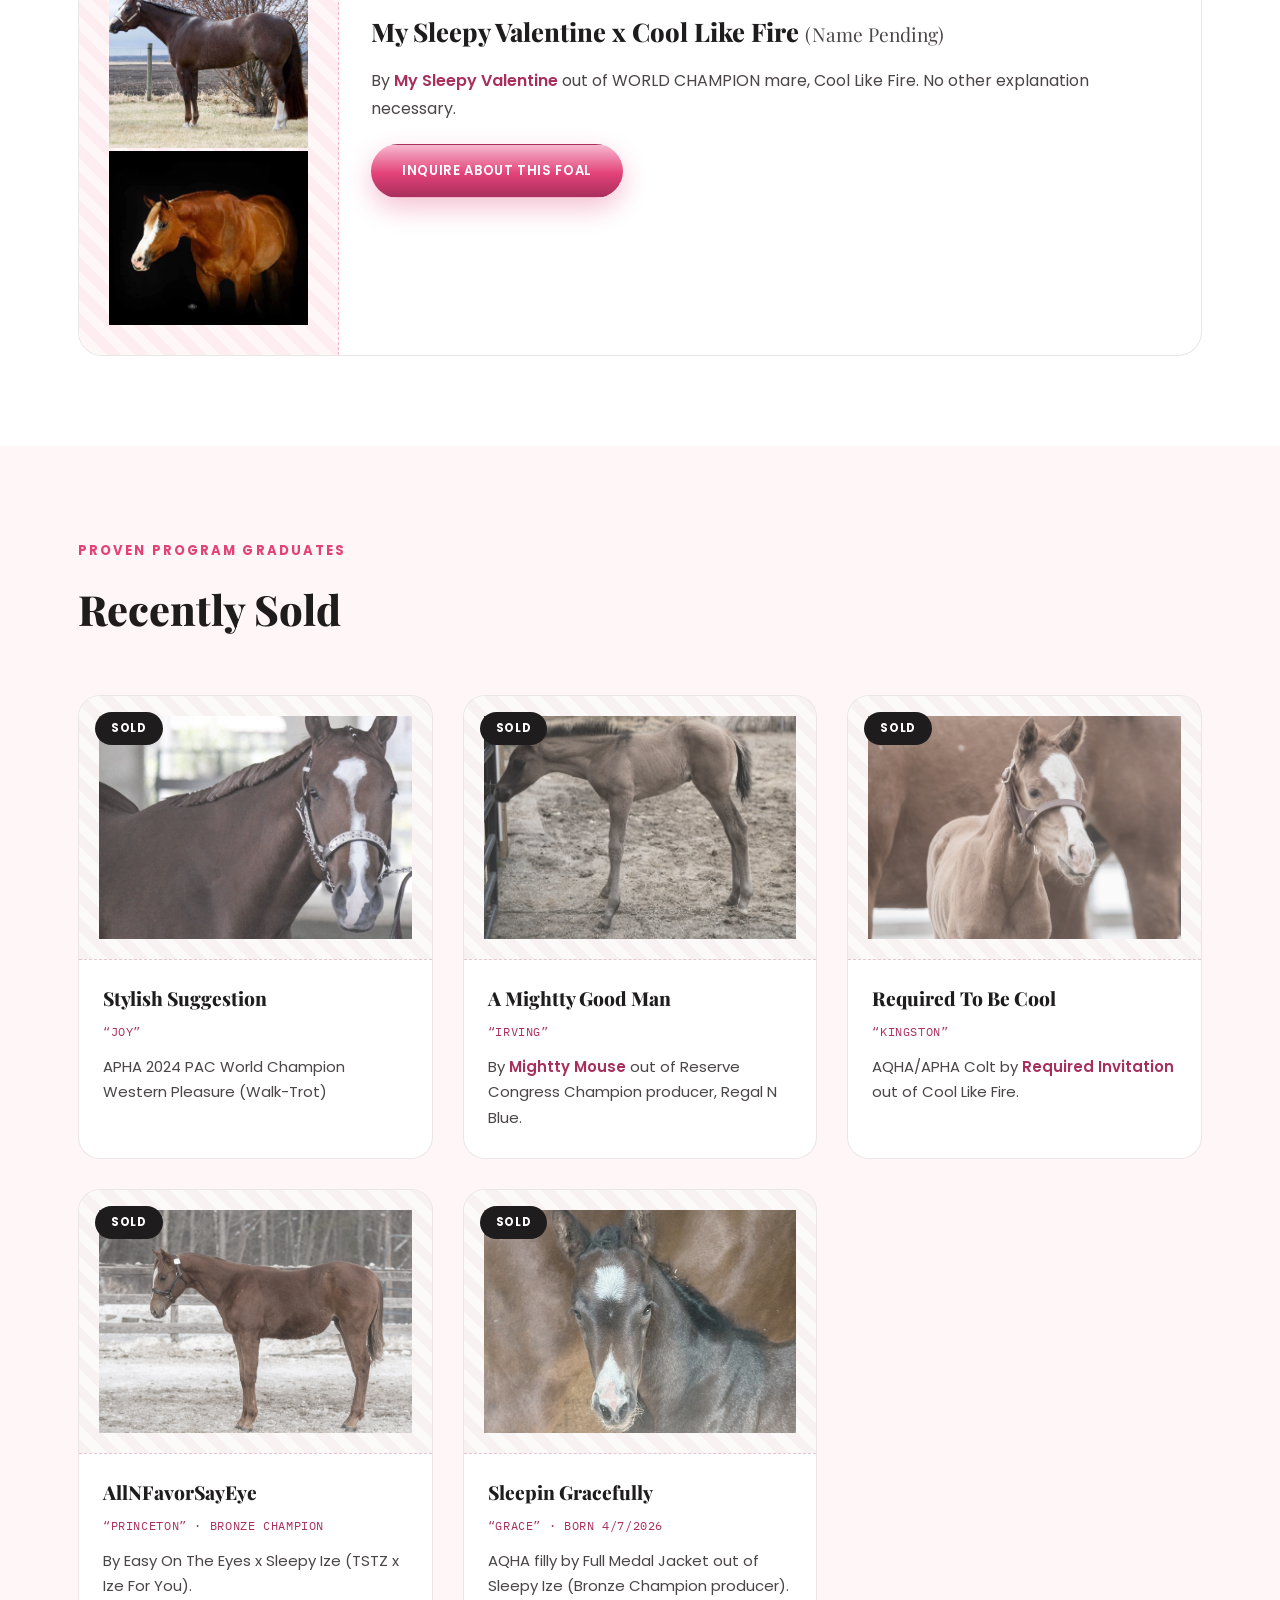
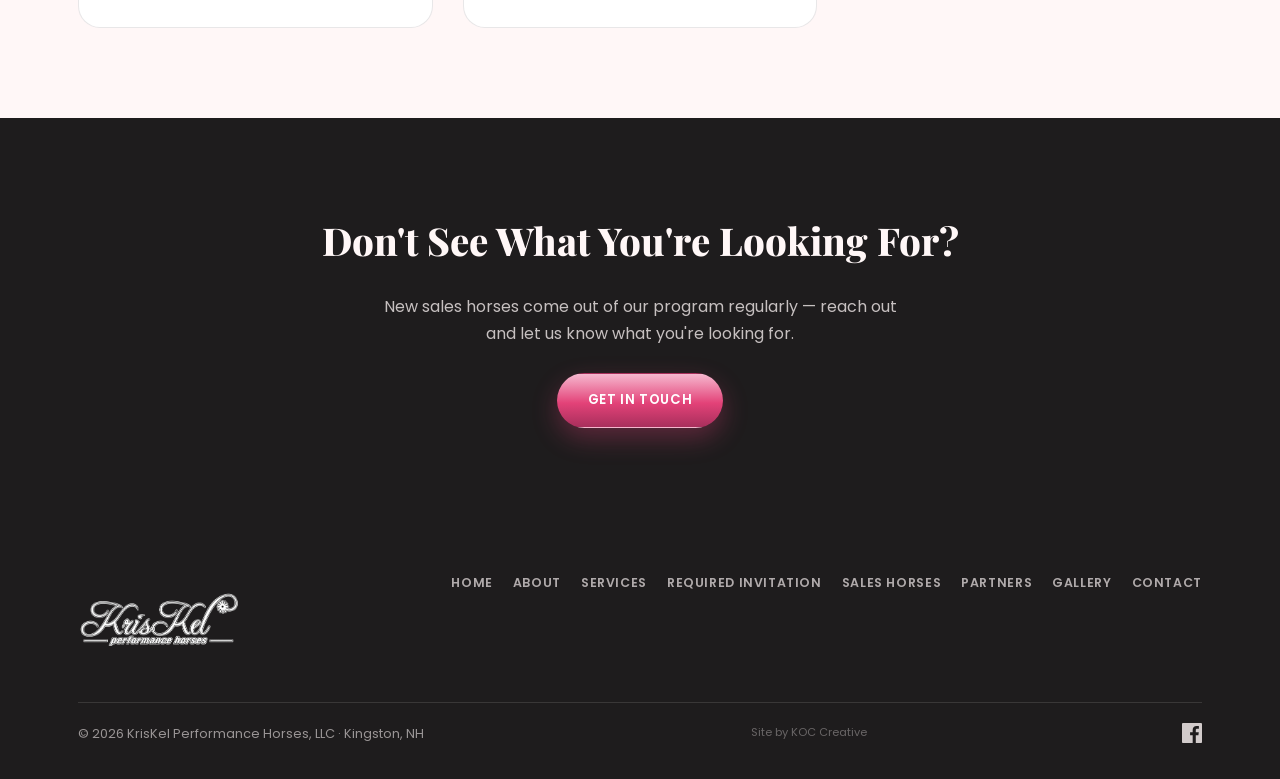
<file: sales.html>
<!DOCTYPE html>
<html lang="en" class="no-js">
<head>
<script>document.documentElement.classList.replace("no-js","js");</script>
<meta charset="UTF-8">
<meta name="viewport" content="width=device-width, initial-scale=1.0">
<title>Sales Horses | KrisKel Performance Horses</title>
<meta name="description" content="Sales horses available at KrisKel Performance Horses — AQHA/APHA prospects and started horses, including get by Required Invitation.">
<link rel="stylesheet" href="css/style.css">
</head>
<body>

<header class="site-header">
  <div class="header-inner">
    <a href="index.html" class="brand"><img src="images/logo.png" alt="KrisKel Performance Horses"></a>
    <button class="nav-toggle" aria-label="Toggle navigation" aria-expanded="false">&#9776;</button>
    <nav class="main-nav">
      <a href="index.html">Home</a>
      <a href="about.html">About</a>
      <a href="services.html">Services</a>
      <a href="required-invitation/index.html">Required Invitation</a>
      <a href="sales.html" aria-current="page">Sales Horses</a>
      <a href="sponsors.html">Partners</a>
      <a href="gallery.html">Gallery</a>
      <a href="contact.html">Contact</a>
    </nav>
  </div>
</header>

<div class="page-banner">
  <div class="wrap">
    <span class="eyebrow">Prospects &amp; Started Horses</span>
    <h1>Sales Horses</h1>
    <p class="build-note">Interested in one of the horses below? Use the Inquire button on their listing.</p>
  </div>
</div>

<section class="section-white">
  <div class="wrap">
    <div class="section-head reveal">
      <span class="eyebrow">
        <span class="sparkle"><svg viewBox="0 0 24 24"><path d="M12 0 C12 6 14 10 18 12 C14 14 12 18 12 24 C12 18 10 14 6 12 C10 10 12 6 12 0 Z"/></svg></span>
        Available Now
      </span>
      <h2>For Sale</h2>
    </div>

    <div class="profile-card reveal" style="position:relative;">
      <span class="card-badge available">Available</span>
      <div class="profile-photo-slot"><img src="images/diana.jpg" alt="EyeGotItFromMyMama &quot;Diana&quot;" style="width:100%; height:100%; object-fit:cover; object-position:15% center; display:block; border-radius:inherit;"></div>
      <div class="profile-body">
        <span class="role">2025 AQHA / APHA Filly</span>
        <h3>EyeGotItFromMyMama / EyeMLikeMyMama &ldquo;Diana&rdquo;</h3>
        <p>By <a href="https://www.facebook.com/easyontheeyz" target="_blank" rel="noopener" style="color:var(--pink-deep); font-weight:600;">Easy On The Eyez</a> x Champion pleasure mare, Cool Like Fire.</p>
        <p>Level 1 East Bronze Champion and 2X Circuit Champion at The Premier.</p>
        <p><a href="https://www.facebook.com/PremierSires" target="_blank" rel="noopener" style="color:var(--pink-deep); font-weight:600;">Premier Sires</a>, <a href="https://www.facebook.com/wpsupersires" target="_blank" rel="noopener" style="color:var(--pink-deep); font-weight:600;">Super Sires</a>, and Breeders Trust enrolled.</p>
        <p>Will be an all-arounder type and strings to 16 hands.</p>
                <a href="mailto:kelbrobertson@gmail.com?subject=Inquiry%20about%20Diana%20(EyeGotItFromMyMama)&body=Hi%20Kelsey%2C%0A%0AI'm%20interested%20in%20learning%20more%20about%20Diana%20(EyeGotItFromMyMama%2FEyeMLikeMyMama).%0A%0A" class="btn btn-primary" style="margin-top:10px;">Inquire About Diana</a>
      </div>
    </div>

    <div class="profile-card reveal" style="position:relative; margin-top:30px;">
      <span class="card-badge available">Available</span>
      <div class="profile-photo-slot" style="display:flex; flex-direction:column; gap:3px; overflow:hidden;">
        <img src="images/capitalgain.jpg" alt="Capitol Gain" style="width:100%; height:50%; object-fit:cover; display:block;">
                                        <img src="images/isla.jpg" alt="Regal N Blue &quot;Isla&quot;" style="width:100%; height:50%; object-fit:cover; display:block;">
      </div>
      <div class="profile-body">
        <span class="role">In Utero &middot; Due April 2027</span>
        <h3>Capitol Gain x Regal N Blue &ldquo;Isla&rdquo; <span style="font-weight:400; font-size:0.75em; color:var(--ink-soft);">(Name Pending)</span></h3>
        <p>By <a href="https://www.facebook.com/capitolgainstallion" target="_blank" rel="noopener" style="color:var(--pink-deep); font-weight:600;">Capitol Gain</a> out of MULTIPLE World &amp; Congress Champion producer, Regal N Blue. This mare out produces herself time and time again.</p>
        <a href="mailto:kelbrobertson@gmail.com?subject=Inquiry%20about%20Capitol%20Gain%20x%20Regal%20N%20Blue%20Foal&body=Hi%20Kelsey%2C%0A%0AI'm%20interested%20in%20learning%20more%20about%20the%20Capitol%20Gain%20x%20Regal%20N%20Blue%20(Isla)%20foal%20due%20April%202027.%0A%0A" class="btn btn-primary" style="margin-top:10px;">Inquire About This Foal</a>
      </div>
    </div>

    <div class="profile-card reveal" style="position:relative; margin-top:30px;">
      <span class="card-badge available">Available</span>
      <div class="profile-photo-slot" style="display:flex; flex-direction:column; gap:3px; overflow:hidden;">
        <img src="images/mysleepyvalentine.jpg" alt="My Sleepy Valentine" style="width:100%; height:50%; object-fit:cover; display:block;">
        <img src="images/coollikefire.jpeg" alt="Cool Like Fire" style="width:100%; height:50%; object-fit:cover; display:block;">
      </div>
      <div class="profile-body">
        <span class="role">In Utero &middot; Due March 2027</span>
        <h3>My Sleepy Valentine x Cool Like Fire <span style="font-weight:400; font-size:0.75em; color:var(--ink-soft);">(Name Pending)</span></h3>
        <p>By <a href="https://www.facebook.com/profile.php?id=100063500892698" target="_blank" rel="noopener" style="color:var(--pink-deep); font-weight:600;">My Sleepy Valentine</a> out of WORLD CHAMPION mare, Cool Like Fire. No other explanation necessary.</p>
        <a href="mailto:kelbrobertson@gmail.com?subject=Inquiry%20about%20My%20Sleepy%20Valentine%20x%20Cool%20Like%20Fire%20Foal&body=Hi%20Kelsey%2C%0A%0AI'm%20interested%20in%20learning%20more%20about%20the%20My%20Sleepy%20Valentine%20x%20Cool%20Like%20Fire%20foal%20due%20March%202027.%0A%0A" class="btn btn-primary" style="margin-top:10px;">Inquire About This Foal</a>
      </div>
    </div>
  </div>
</section>

<section class="section-cream">
  <div class="wrap">
    <div class="section-head reveal">
      <span class="eyebrow">Proven Program Graduates</span>
      <h2>Recently Sold</h2>
    </div>
    <div class="card-grid">

      <div class="earner-card sale-card is-sold reveal">
        <span class="card-badge sold">Sold</span>
        <div class="media-slot"><img src="images/joy.jpg" alt="Stylish Suggestion" style="width:100%; height:100%; object-fit:cover;"></div>
        <div class="body">
          <h3>Stylish Suggestion</h3>
          <span class="sub">&ldquo;Joy&rdquo;</span>
          <p>APHA 2024 PAC World Champion Western Pleasure (Walk-Trot)</p>
        </div>
      </div>

      <div class="earner-card sale-card is-sold reveal">
        <span class="card-badge sold">Sold</span>
        <div class="media-slot"><img src="images/irving.jpg" alt="A Mightty Good Man" style="width:100%; height:100%; object-fit:cover; object-position:center 60%;"></div>
        <div class="body">
          <h3>A Mightty Good Man</h3>
          <span class="sub">&ldquo;Irving&rdquo;</span>
          <p>By <a href="https://www.facebook.com/MighttyMouse" target="_blank" rel="noopener" style="color:var(--pink-deep); font-weight:600;">Mightty Mouse</a> out of Reserve Congress Champion producer, Regal N Blue.</p>
        </div>
      </div>

      <div class="earner-card sale-card is-sold reveal">
        <span class="card-badge sold">Sold</span>
        <div class="media-slot"><img src="images/KrisKel32.jpg" alt="Required To Be Cool" style="width:100%; height:100%; object-fit:cover; object-position:center 20%;"></div>
        <div class="body">
          <h3>Required To Be Cool</h3>
          <span class="sub">&ldquo;Kingston&rdquo;</span>
          <p>AQHA/APHA Colt by <a href="required-invitation/index.html" style="color:var(--pink-deep); font-weight:600;">Required Invitation</a> out of Cool Like Fire.</p>
        </div>
      </div>

        <div class="earner-card sale-card is-sold reveal">
        <span class="card-badge sold">Sold</span>
        <div class="media-slot"><img src="images/KrisKel29.jpg" alt="AllNFavorSayEye" style="width:100%; height:100%; object-fit:cover; object-position:center 90%;"></div>
        <div class="body">
          <h3>AllNFavorSayEye</h3>
          <span class="sub">&ldquo;Princeton&rdquo; &middot; Bronze Champion</span>
          <p>By Easy On The Eyes x Sleepy Ize (TSTZ x Ize For You).</p>
        </div>
      </div>
      <div class="earner-card sale-card is-sold reveal">
        <span class="card-badge sold">Sold</span>
        <div class="media-slot"><img src="images/grace.jpg" alt="Sleepin Gracefully" style="width:100%; height:100%; object-fit:cover;"></div>
        <div class="body">
          <h3>Sleepin Gracefully</h3>
          <span class="sub">&ldquo;Grace&rdquo; &middot; Born 4/7/2026</span>
          <p>AQHA filly by Full Medal Jacket out of Sleepy Ize (Bronze Champion producer).</p>
        </div>
      </div>

    </div>
  </div>
</section>

<section class="section-ink">
  <div class="wrap" style="text-align:center;">
    <h2 style="color:var(--cream); font-size:clamp(1.7rem,4vw,2.4rem); margin-bottom:20px;">Don't See What You're Looking For?</h2>
    <p style="max-width:520px; margin:0 auto 26px; color:rgba(255,247,247,0.75);">New sales horses come out of our program regularly — reach out and let us know what you're looking for.</p>
    <div class="btn-row" style="justify-content:center;">
      <a href="mailto:kelbrobertson@gmail.com?subject=Sales%20Horse%20Inquiry" class="btn btn-primary">Get In Touch</a>
    </div>
  </div>
</section>

<footer class="site-footer">
  <div class="wrap">
    <div class="footer-grid">
      <div class="footer-brand"><img src="images/Kriskelwhitelogo.png" alt="KrisKel Performance Horses"></div>
      <nav class="footer-nav">
        <a href="index.html">Home</a>
        <a href="about.html">About</a>
        <a href="services.html">Services</a>
        <a href="required-invitation/index.html">Required Invitation</a>
        <a href="sales.html">Sales Horses</a>
        <a href="sponsors.html">Partners</a>
        <a href="gallery.html">Gallery</a>
        <a href="contact.html">Contact</a>
      </nav>
    </div>
    <div class="footer-bottom">
      <span>&copy; <span id="year"></span> KrisKel Performance Horses, LLC &middot; Kingston, NH</span>
      <span style="font-size:0.7rem; opacity:0.6; margin-left:12px;">Site by KOC Creative</span>
      <div class="footer-social">
        <a href="https://www.facebook.com/KrisKelPerformanceHorses" target="_blank" rel="noopener" aria-label="Facebook">
          <svg width="20" height="20" viewBox="0 0 24 24" fill="currentColor"><path d="M22.675 0h-21.35c-.732 0-1.325.593-1.325 1.325v21.351c0 .731.593 1.324 1.325 1.324h11.495v-9.294h-3.128v-3.622h3.128v-2.671c0-3.1 1.893-4.788 4.659-4.788 1.325 0 2.463.099 2.795.143v3.24l-1.918.001c-1.504 0-1.795.715-1.795 1.763v2.313h3.587l-.467 3.622h-3.12v9.293h6.116c.73 0 1.323-.593 1.323-1.324v-21.35c0-.732-.593-1.325-1.325-1.325z"/></svg>
        </a>
      </div>
    </div>
  </div>
</footer>

<script src="js/main.js"></script>
</body>
</html>
</file>
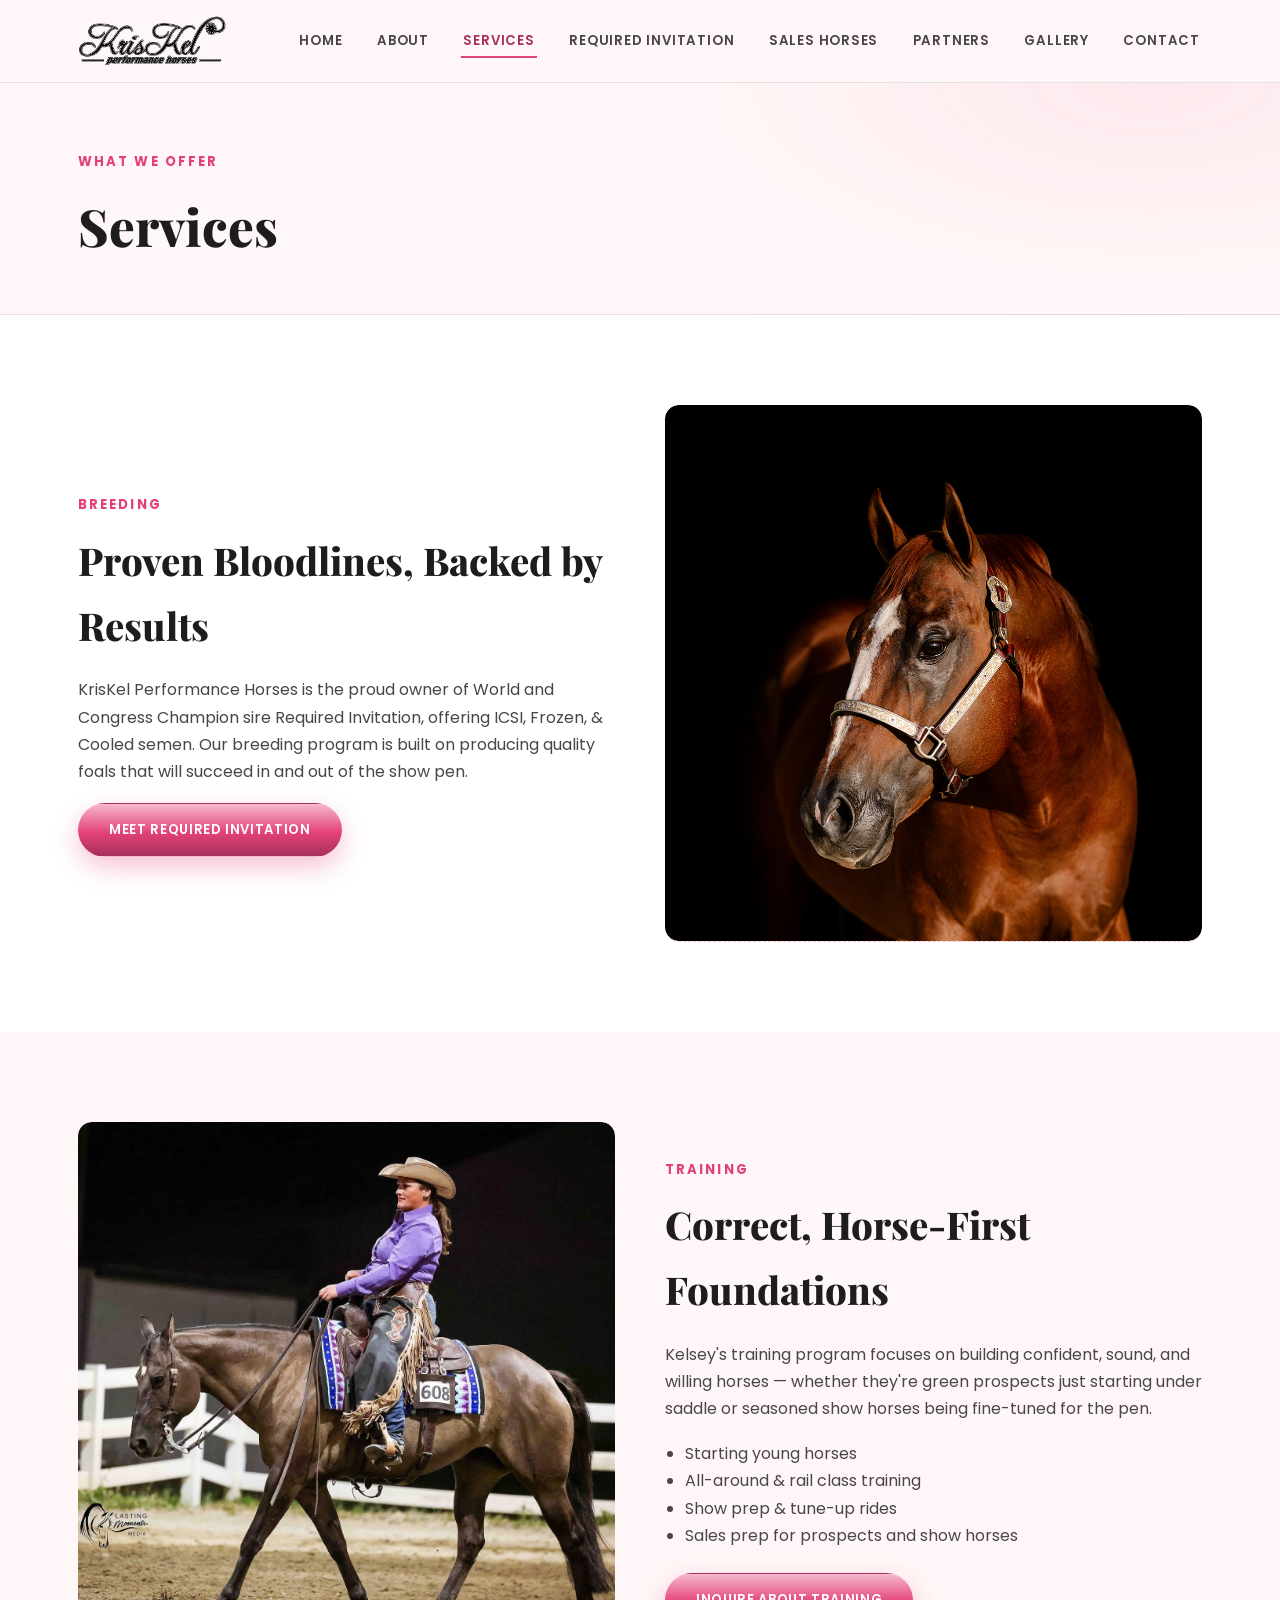
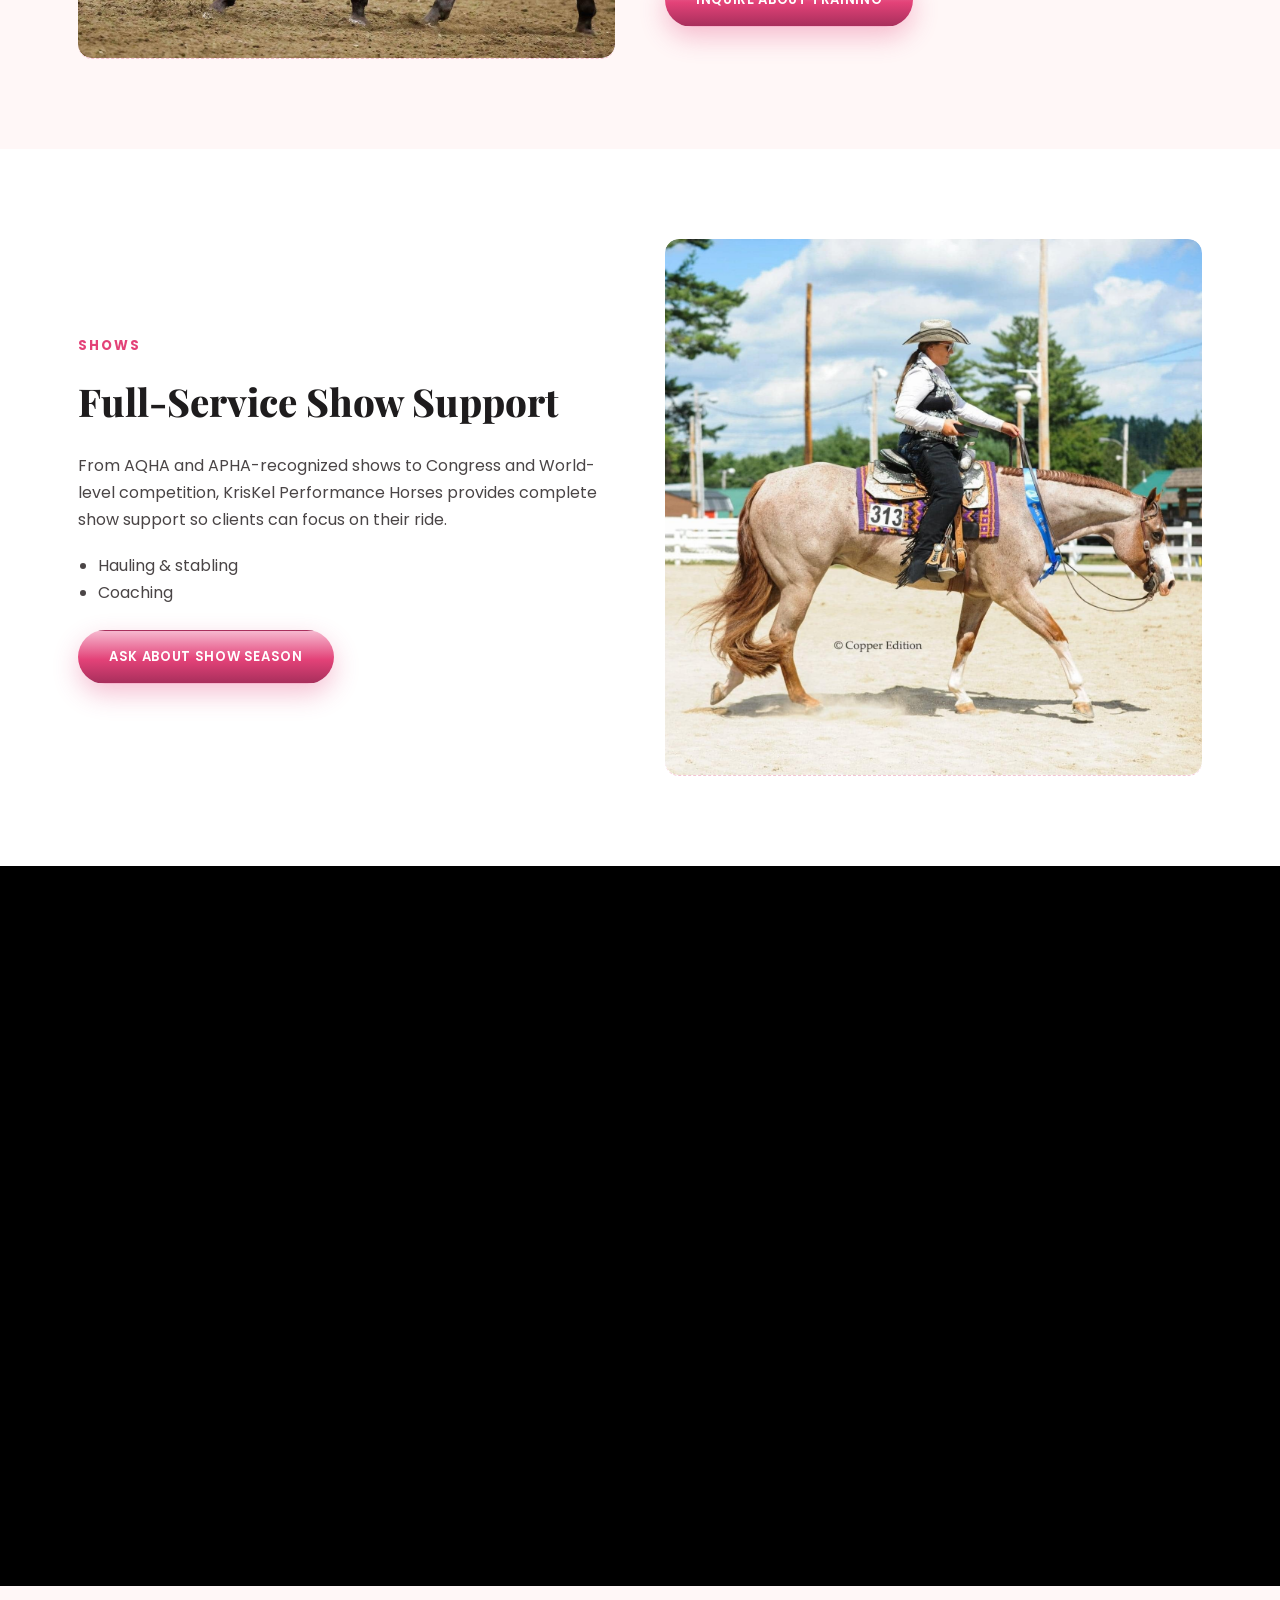
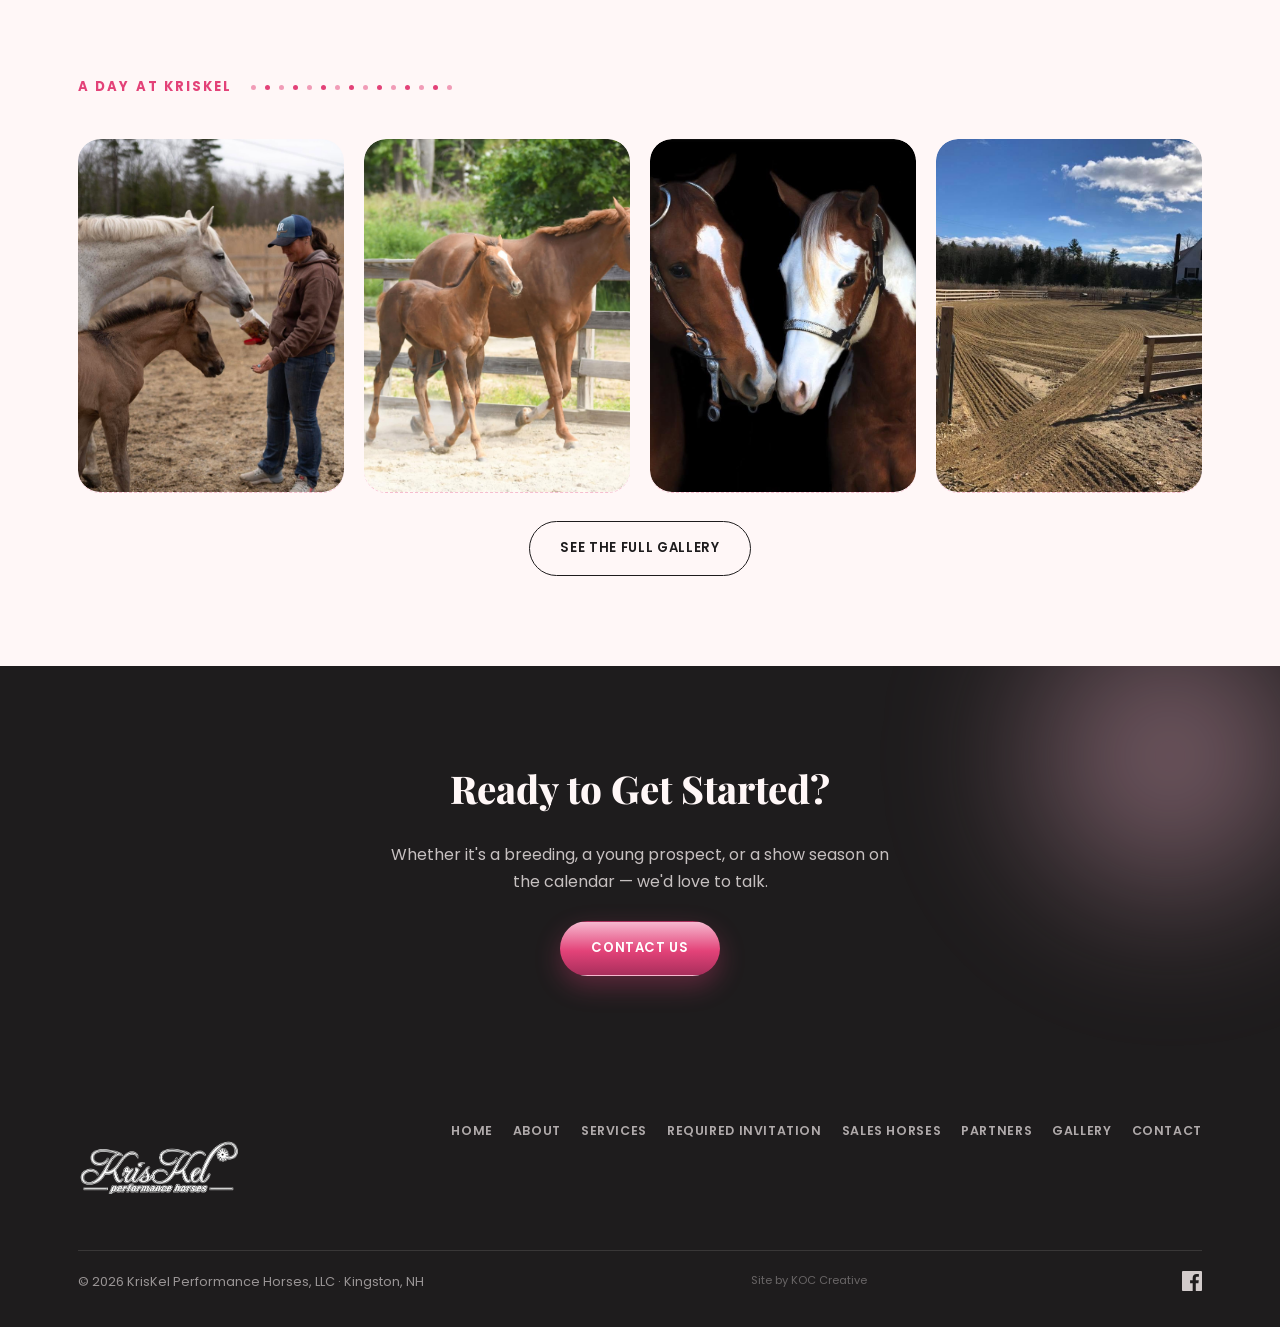
<file: services.html>
<!DOCTYPE html>
<html lang="en" class="no-js">
<head>
<script>document.documentElement.classList.replace("no-js","js");</script>
<meta charset="UTF-8">
<meta name="viewport" content="width=device-width, initial-scale=1.0">
<title>Services | KrisKel Performance Horses</title>
<link rel="stylesheet" href="css/style.css">
</head>
<body>

<header class="site-header">
  <div class="header-inner">
    <a href="index.html" class="brand"><img src="images/logo.png" alt="KrisKel Performance Horses"></a>
    <button class="nav-toggle" aria-label="Toggle navigation" aria-expanded="false">&#9776;</button>
    <nav class="main-nav">
      <a href="index.html">Home</a>
      <a href="about.html">About</a>
      <a href="services.html" aria-current="page">Services</a>
      <a href="required-invitation/index.html">Required Invitation</a>
      <a href="sales.html">Sales Horses</a>
      <a href="sponsors.html">Partners</a>
      <a href="gallery.html">Gallery</a>
      <a href="contact.html">Contact</a>
    </nav>
  </div>
</header>

<div class="page-banner">
  <div class="wrap">
    <span class="eyebrow">What We Offer</span>
    <h1>Services</h1>
  </div>
</div>

<section class="section-white" id="breeding" style="scroll-margin-top:100px;">
  <div class="wrap">
    <div class="split-block">
      <div class="reveal">
        <span class="eyebrow">Breeding</span>
        <h2 style="font-size:clamp(1.8rem,3.5vw,2.4rem); margin-bottom:18px;">Proven Bloodlines, Backed by Results</h2>
        <p style="color:var(--ink-soft); margin-bottom:18px;">KrisKel Performance Horses is the proud owner of World and Congress Champion sire Required Invitation, offering ICSI, Frozen, & Cooled semen. Our breeding program is built on producing quality foals that will succeed in and out of the show pen.</p>
        <a href="required-invitation/index.html" class="btn btn-primary">Meet Required Invitation</a>
      </div>
      <div class="media-slot reveal-scale" style="border-radius:14px; aspect-ratio:1; padding:0; background:none;"><img src="images/Kelsey-89.jpg" alt="Required Invitation" style="width:100%; height:100%; object-fit:cover; display:block; border-radius:inherit;"></div>
    </div>
  </div>
</section>

<section class="section-cream" id="training" style="scroll-margin-top:100px;">
  <div class="wrap">
    <div class="split-block">
      <div class="media-slot reveal-scale order-2" style="border-radius:14px; aspect-ratio:1; padding:0; background:none;"><img src="images/KrisKel16.jpg" alt="Kelsey training under saddle" style="width:100%; height:100%; object-fit:cover; display:block; border-radius:inherit;"></div>
      <div class="reveal">
        <span class="eyebrow">Training</span>
        <h2 style="font-size:clamp(1.8rem,3.5vw,2.4rem); margin-bottom:18px;">Correct, Horse-First Foundations</h2>
        <p style="color:var(--ink-soft); margin-bottom:18px;">Kelsey's training program focuses on building confident, sound, and willing horses — whether they're green prospects just starting under saddle or seasoned show horses being fine-tuned for the pen.</p>
        <ul style="color:var(--ink-soft); padding-left:20px; margin-bottom:24px;">
          <li>Starting young horses</li>
          <li>All-around &amp; rail class training</li>
          <li>Show prep &amp; tune-up rides</li>
          <li>Sales prep for prospects and show horses</li>
        </ul>
        <a href="contact.html" class="btn btn-primary">Inquire About Training</a>
      </div>
    </div>
  </div>
</section>

<section class="section-white" id="shows" style="scroll-margin-top:100px;">
  <div class="wrap">
    <div class="split-block">
      <div class="reveal">
        <span class="eyebrow">Shows</span>
        <h2 style="font-size:clamp(1.8rem,3.5vw,2.4rem); margin-bottom:18px;">Full-Service Show Support</h2>
        <p style="color:var(--ink-soft); margin-bottom:18px;">From AQHA and APHA-recognized shows to Congress and World-level competition, KrisKel Performance Horses provides complete show support so clients can focus on their ride.</p>
        <ul style="color:var(--ink-soft); padding-left:20px; margin-bottom:24px;">
          <li>Hauling &amp; stabling</li>
          <li>Coaching</li>
        </ul>
        <a href="contact.html" class="btn btn-primary">Ask About Show Season</a>
      </div>
      <div class="media-slot reveal-scale" style="border-radius:14px; aspect-ratio:1; padding:0; background:none;"><img src="images/kelseywin.jpg" alt="Show ring" style="width:100%; height:100%; object-fit:cover; object-position:65% center; display:block; border-radius:inherit;"></div>
    </div>
  </div>
</section>
<section style="position:relative; overflow:hidden; width:100%; aspect-ratio:16/9; background:#000;">
  <video autoplay muted loop playsinline preload="auto" aria-hidden="true" style="position:absolute; top:0; left:0; width:100%; height:100%; object-fit:cover; z-index:0;">
    <source src="images/kelseycongress.mp4" type="video/mp4">
  </video>
</section>

<section class="section-cream">
  <div class="wrap">
    <div class="motif-divider reveal">
      <span class="eyebrow" style="margin-bottom:0;">A Day at KrisKel</span>
      <div class="dot-rail pink" style="flex:1;">
        <span></span><span></span><span></span><span></span><span></span><span></span><span></span><span></span><span></span><span></span><span></span><span></span><span></span><span></span><span></span>
      </div>
    </div>
    <div class="photo-strip">
      <div class="media-slot reveal" style="padding:0; background:none;"><img src="images/treats.jpg" alt="Morning feed and turnout" style="width:100%; height:100%; object-fit:cover; display:block; border-radius:inherit;"></div>
      <div class="media-slot reveal" style="padding:0; background:none;"><img src="images/lynnandfoal.jpg" alt="Training rides" style="width:100%; height:100%; object-fit:cover; display:block; border-radius:inherit;"></div>
      <div class="media-slot reveal" style="padding:0; background:none;"><img src="images/kelseyshorses.jpg" alt="Show day prep" style="width:100%; height:100%; object-fit:cover; display:block; border-radius:inherit;"></div>
      <div class="media-slot reveal" style="padding:0; background:none;"><img src="images/arena.jpg" alt="Breeding season" style="width:100%; height:100%; object-fit:cover; display:block; border-radius:inherit;"></div>
    </div>
    <div class="reveal" style="margin-top:28px; text-align:center;">
      <a href="gallery.html" class="btn btn-outline">See the Full Gallery</a>
    </div>
  </div>
</section>

<section class="section-ink has-blobs">
  <div class="blob-field"><div class="blob blob-pink blob-1" data-parallax="0.07"></div></div>
  <div class="wrap" style="text-align:center;">
    <h2 class="reveal" style="font-size:clamp(1.7rem,4vw,2.4rem); margin-bottom:20px; color:var(--cream);">Ready to Get Started?</h2>
    <p class="reveal" style="max-width:520px; margin:0 auto 26px; color:rgba(255,247,247,0.75);">Whether it's a breeding, a young prospect, or a show season on the calendar — we'd love to talk.</p>
    <div class="btn-row reveal" style="justify-content:center;">
      <a href="contact.html" class="btn btn-primary">Contact Us</a>
    </div>
  </div>
</section>

<footer class="site-footer">
  <div class="wrap">
    <div class="footer-grid">
      <div class="footer-brand"><img src="images/Kriskelwhitelogo.png" alt="KrisKel Performance Horses"></div>
      <nav class="footer-nav">
        <a href="index.html">Home</a>
        <a href="about.html">About</a>
        <a href="services.html">Services</a>
        <a href="required-invitation/index.html">Required Invitation</a>
        <a href="sales.html">Sales Horses</a>
      <a href="sponsors.html">Partners</a>
        <a href="gallery.html">Gallery</a>
        <a href="contact.html">Contact</a>
      </nav>
    </div>
    <div class="footer-bottom">
      <span>&copy; <span id="year"></span> KrisKel Performance Horses, LLC &middot; Kingston, NH</span>
      <span style="font-size:0.7rem; opacity:0.6; margin-left:12px;">Site by KOC Creative</span>
      <div class="footer-social">
        <a href="https://www.facebook.com/KrisKelPerformanceHorses" target="_blank" rel="noopener" aria-label="Facebook">
          <svg width="20" height="20" viewBox="0 0 24 24" fill="currentColor"><path d="M22.675 0h-21.35c-.732 0-1.325.593-1.325 1.325v21.351c0 .731.593 1.324 1.325 1.324h11.495v-9.294h-3.128v-3.622h3.128v-2.671c0-3.1 1.893-4.788 4.659-4.788 1.325 0 2.463.099 2.795.143v3.24l-1.918.001c-1.504 0-1.795.715-1.795 1.763v2.313h3.587l-.467 3.622h-3.12v9.293h6.116c.73 0 1.323-.593 1.323-1.324v-21.35c0-.732-.593-1.325-1.325-1.325z"/></svg>
        </a>
      </div>
    </div>
  </div>
</footer>

<script src="js/main.js"></script>
</body>
</html>
</file>
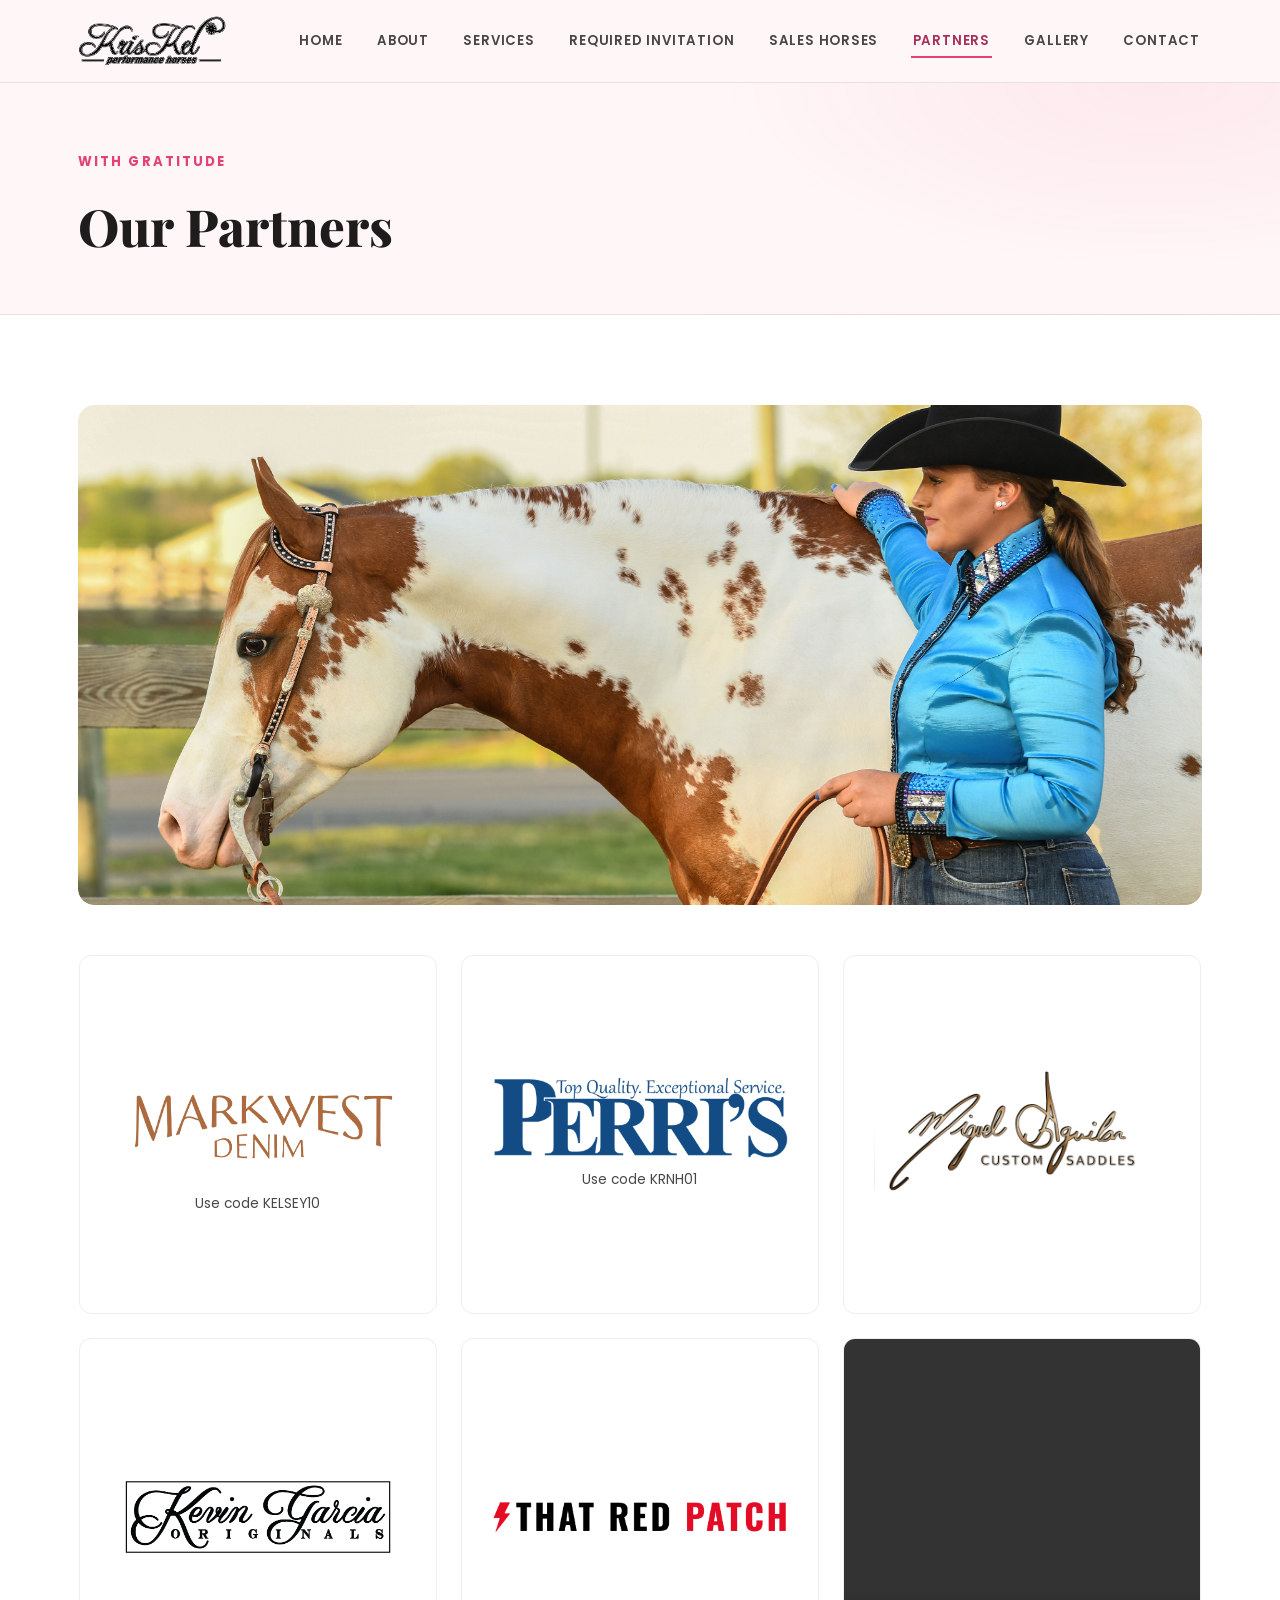
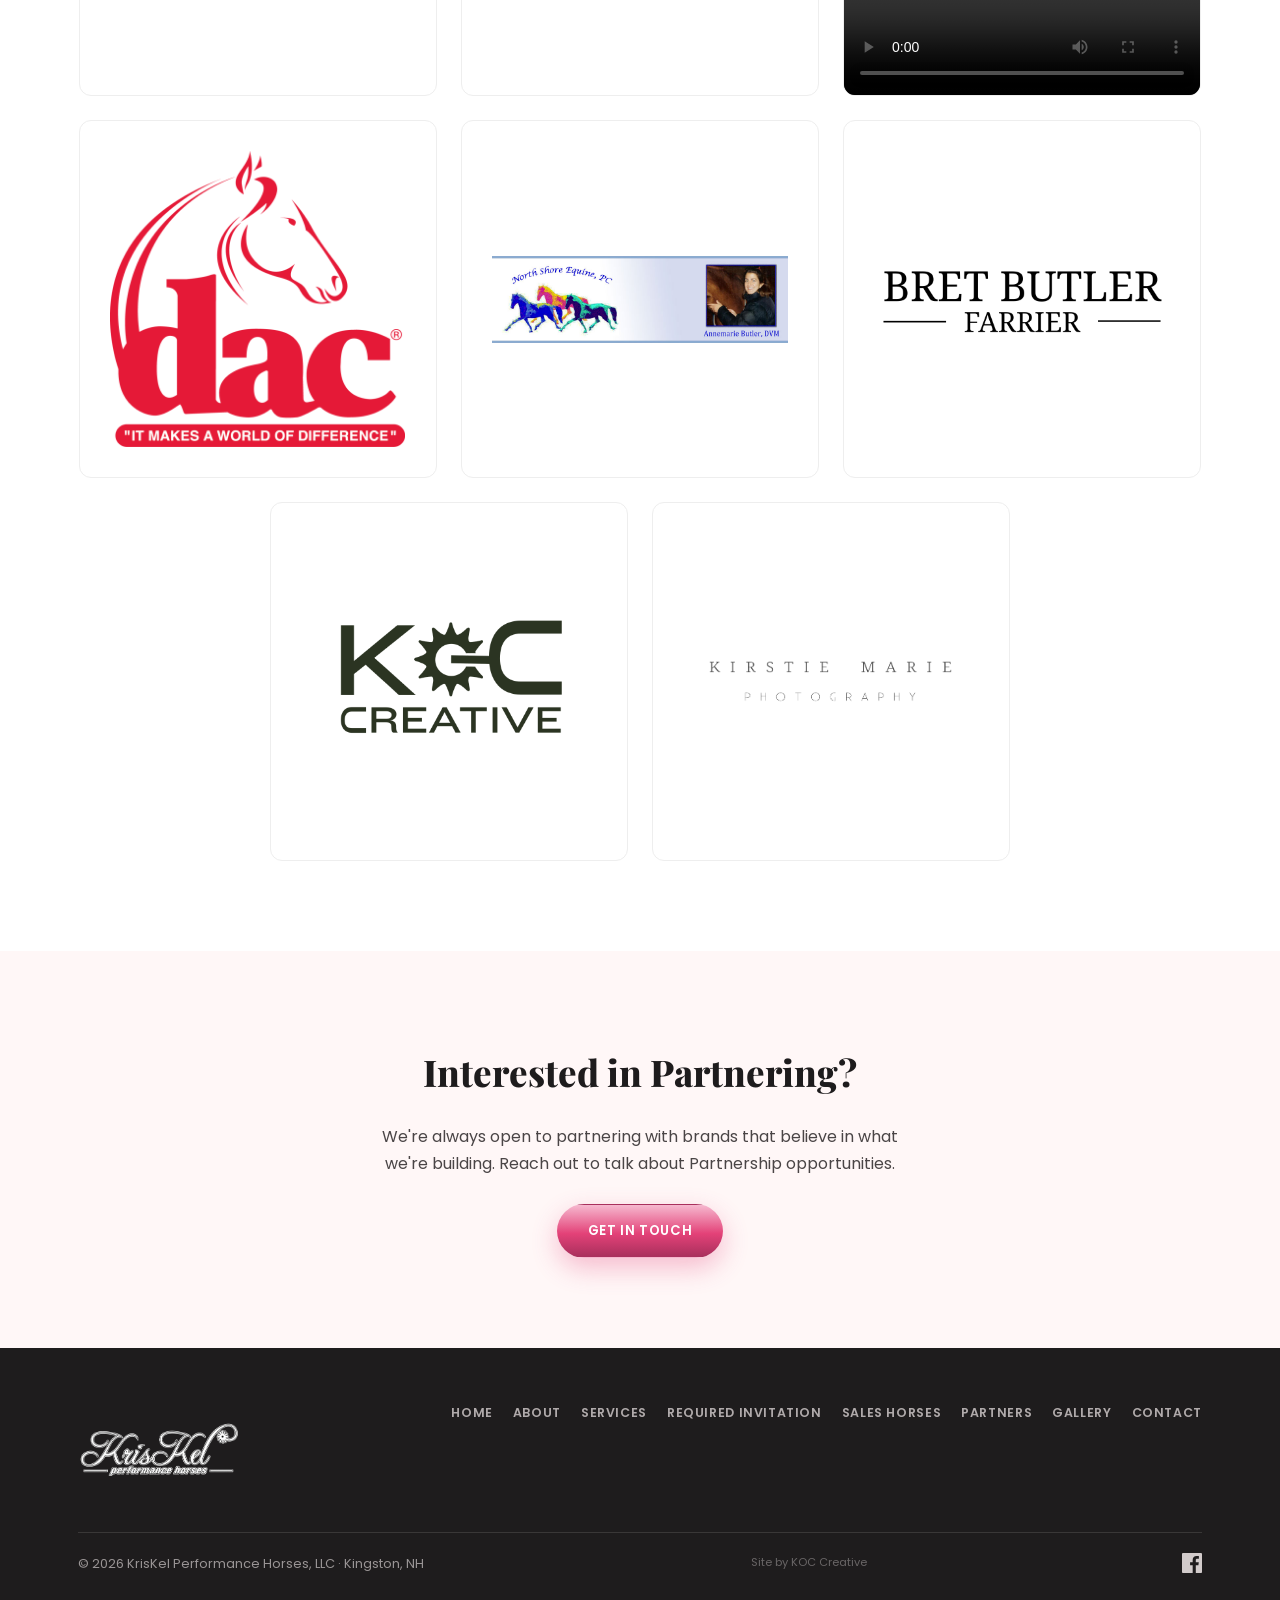
<file: sponsors.html>
<!DOCTYPE html>
<html lang="en" class="no-js">
<head>
<script>document.documentElement.classList.replace("no-js","js");</script>
<meta charset="UTF-8">
<meta name="viewport" content="width=device-width, initial-scale=1.0">
<title>Partners | KrisKel Performance Horses</title>
<link rel="stylesheet" href="css/style.css">
<style>
  .Partner-tile { width: calc((100% - 49px) / 3) !important; height: auto !important; aspect-ratio: 1 / 1; min-height: 0; overflow: hidden; }
  @media (max-width: 800px) { .Partner-tile { width: calc((100% - 25px) / 2) !important; } }
  @media (max-width: 520px) { .Partner-tile { width: 100% !important; } }
</style>
</head>
<body>

<header class="site-header">
  <div class="header-inner">
    <a href="index.html" class="brand"><img src="images/logo.png" alt="KrisKel Performance Horses"></a>
    <button class="nav-toggle" aria-label="Toggle navigation" aria-expanded="false">&#9776;</button>
    <nav class="main-nav">
      <a href="index.html">Home</a>
      <a href="about.html">About</a>
      <a href="services.html">Services</a>
      <a href="required-invitation/index.html">Required Invitation</a>
      <a href="sales.html">Sales Horses</a>
      <a href="sponsors.html" aria-current="page">Partners</a>
      <a href="gallery.html">Gallery</a>
      <a href="contact.html">Contact</a>
    </nav>
  </div>
</header>

<div class="page-banner">
  <div class="wrap">
    <span class="eyebrow">With Gratitude</span>
    <h1>Our Partners</h1>
  </div>
</div>

<section class="section-white">
  <div class="wrap">
    <div class="reveal-scale" style="border-radius: 16px; margin-bottom: 50px; background:none; height:500px; overflow:hidden;"><img src="images/DSC_5349-2.jpg" alt="Partner-branded show moment" style="width:100%; height:100%; object-fit:cover; display:block; border-radius:inherit;"></div>
    <div class="Partner-grid" style="display:flex; gap:24px; justify-content:center; flex-wrap:wrap;">
      <a href="https://markwestdenim.com/" target="_blank" rel="noopener" class="Partner-tile reveal-scale" style="display:flex; flex-direction:column; align-items:center; justify-content:center; gap:10px; width:400px; height:400px; padding:30px; border:1px solid #eee; border-radius:12px;"><img src="images/markwest-denim-logo.webp" alt="MarkWest Denim" style="max-width:100%; max-height:80%; object-fit:contain;"><span style="font-size:0.85rem; color:var(--ink-soft);">Use code KELSEY10</span></a>
      <a href="https://perrisleather.com/" target="_blank" rel="noopener" class="Partner-tile reveal-scale" style="display:flex; flex-direction:column; align-items:center; justify-content:center; gap:10px; width:400px; height:400px; padding:30px; border:1px solid #eee; border-radius:12px;"><img src="images/perrislogo.png" alt="Perri's Leather" style="max-width:100%; max-height:80%; object-fit:contain;"><span style="font-size:0.85rem; color:var(--ink-soft);">Use code KRNH01</span></a>
      <a href="https://www.miguelaguilarcustomsaddles.com/" target="_blank" rel="noopener" class="Partner-tile reveal-scale" style="display:flex; align-items:center; justify-content:center; width:400px; height:400px; padding:30px; border:1px solid #eee; border-radius:12px;"><img src="images/miguelaguilarlogo.png" alt="Miguel Aguilar Custom Saddles" style="max-width:100%; max-height:100%; object-fit:contain;"></a>
      <a href="https://kevingarciaoriginals.com/" target="_blank" rel="noopener" class="Partner-tile reveal-scale" style="display:flex; align-items:center; justify-content:center; width:400px; height:400px; padding:30px; border:1px solid #eee; border-radius:12px;"><img src="images/kevingarcia.png" alt="Kevin Garcia Originals" style="max-width:100%; max-height:100%; object-fit:contain;"></a>
<a href="https://thatredpatch.com/" target="_blank" rel="noopener" class="Partner-tile reveal-scale" style="display:flex; align-items:center; justify-content:center; width:400px; height:400px; padding:30px; border:1px solid #eee; border-radius:12px;"><img src="images/thatredpatch.png" alt="That Red Patch" style="max-width:100%; max-height:100%; object-fit:contain;"></a>
<div class="Partner-tile reveal-scale" style="display:flex; align-items:center; justify-content:center; width:400px; height:400px; padding:0; border:1px solid #eee; border-radius:12px; overflow:hidden;"><video src="images/thatredpatchvideo.mp4" controls playsinline preload="metadata" style="width:100%; height:100%; object-fit:cover; display:block;"></video></div>
<a href="https://www.feeddac.com/product-category/equine/" target="_blank" rel="noopener" class="Partner-tile reveal-scale" style="display:flex; align-items:center; justify-content:center; width:400px; height:400px; padding:30px; border:1px solid #eee; border-radius:12px;"><img src="images/daclogo.png" alt="Dac" style="max-width:100%; max-height:100%; object-fit:contain;"></a>
            <a href="http://www.northshoreequine.com/" target="_blank" rel="noopener" class="Partner-tile reveal-scale" style="display:flex; align-items:center; justify-content:center; width:400px; height:400px; padding:30px; border:1px solid #eee; border-radius:12px;"><img src="images/northshoreequine.jpg" alt="North Shore Equine" style="max-width:100%; max-height:100%; object-fit:contain;"></a>
      <div class="Partner-tile reveal-scale" style="display:flex; align-items:center; justify-content:center; width:400px; height:400px; padding:30px; border:1px solid #eee; border-radius:12px;"><img src="images/bretbutlerfarrier.png" alt="Bret Butler Farrier" style="max-width:100%; max-height:100%; object-fit:contain;"></div>      <div class="Partner-tile reveal-scale" style="display:flex; align-items:center; justify-content:center; width:400px; height:400px; padding:30px; border:1px solid #eee; border-radius:12px;"><img src="images/koccreative.png" alt="KOC Creative" style="max-width:100%; max-height:100%; object-fit:contain;"></div>
      <a href="https://kirstiemarie.com/home/" target="_blank" rel="noopener" class="Partner-tile reveal-scale" style="display:flex; align-items:center; justify-content:center; width:400px; height:400px; padding:30px; border:1px solid #eee; border-radius:12px;"><img src="images/Kirstie_Marie_Logo_LG7website.png" alt="Kirstie Marie Photography" style="max-width:100%; max-height:100%; object-fit:contain;"></a>
    </div>
  </div>
</section>

<section class="section-cream">
  <div class="wrap" style="text-align:center;">
    <h2 class="reveal" style="font-size:clamp(1.7rem,4vw,2.3rem); margin-bottom:20px;">Interested in Partnering?</h2>
    <p class="reveal" style="max-width:520px; margin:0 auto 26px; color:var(--ink-soft);">We're always open to partnering with brands that believe in what we're building. Reach out to talk about Partnership opportunities.</p>
    <div class="btn-row reveal" style="justify-content:center;">
      <a href="contact.html" class="btn btn-primary">Get In Touch</a>
    </div>
  </div>
</section>

<footer class="site-footer">
  <div class="wrap">
    <div class="footer-grid">
      <div class="footer-brand"><img src="images/Kriskelwhitelogo.png" alt="KrisKel Performance Horses"></div>
      <nav class="footer-nav">
        <a href="index.html">Home</a>
        <a href="about.html">About</a>
        <a href="services.html">Services</a>
        <a href="required-invitation/index.html">Required Invitation</a>
        <a href="sales.html">Sales Horses</a>
        <a href="sponsors.html">Partners</a>
        <a href="gallery.html">Gallery</a>
        <a href="contact.html">Contact</a>
      </nav>
    </div>
    <div class="footer-bottom">
      <span>&copy; <span id="year"></span> KrisKel Performance Horses, LLC &middot; Kingston, NH</span>
      <span style="font-size:0.7rem; opacity:0.6; margin-left:12px;">Site by KOC Creative</span>
      <div class="footer-social">
        <a href="https://www.facebook.com/KrisKelPerformanceHorses" target="_blank" rel="noopener" aria-label="Facebook">
          <svg width="20" height="20" viewBox="0 0 24 24" fill="currentColor"><path d="M22.675 0h-21.35c-.732 0-1.325.593-1.325 1.325v21.351c0 .731.593 1.324 1.325 1.324h11.495v-9.294h-3.128v-3.622h3.128v-2.671c0-3.1 1.893-4.788 4.659-4.788 1.325 0 2.463.099 2.795.143v3.24l-1.918.001c-1.504 0-1.795.715-1.795 1.763v2.313h3.587l-.467 3.622h-3.12v9.293h6.116c.73 0 1.323-.593 1.323-1.324v-21.35c0-.732-.593-1.325-1.325-1.325z"/></svg>
        </a>
      </div>
    </div>
  </div>
</footer>

<script src="js/main.js"></script>
</body>
</html>
</file>
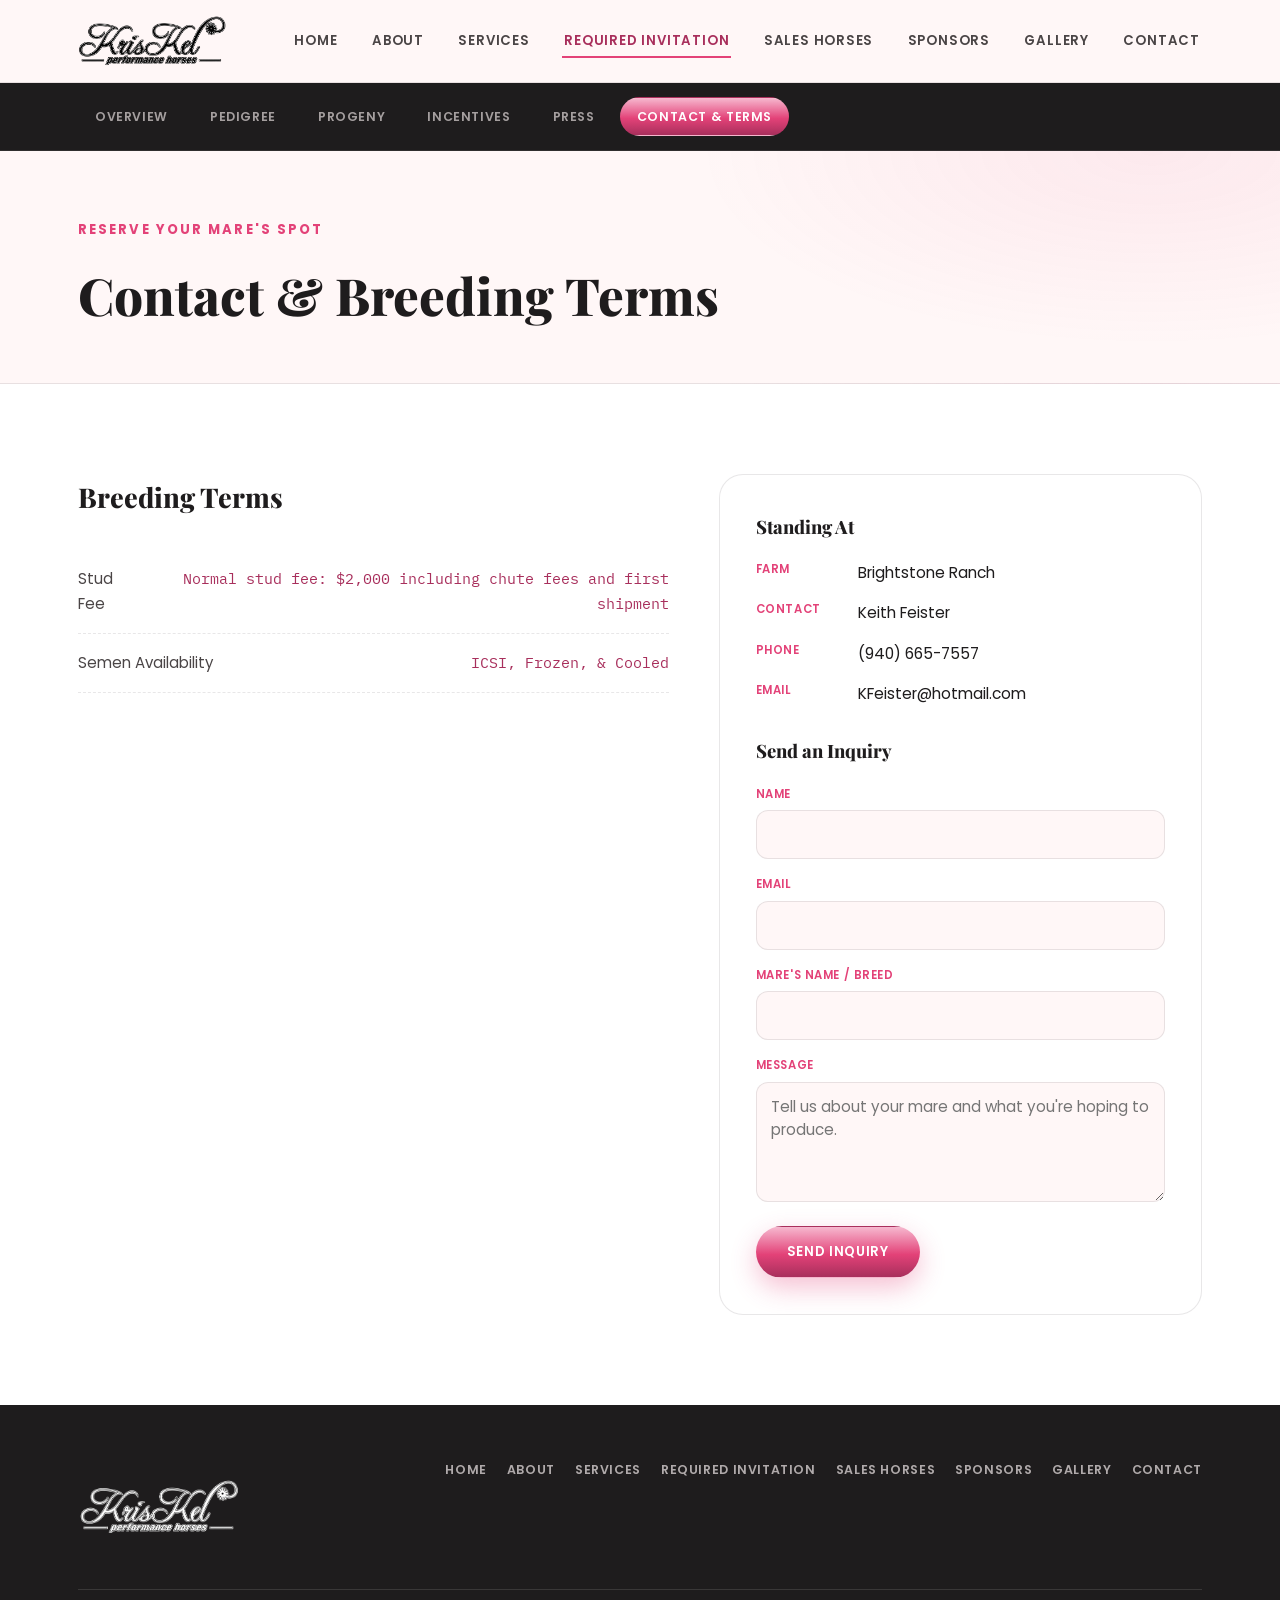
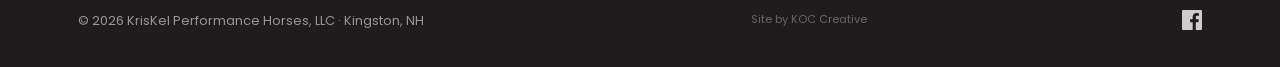
<file: required-invitation/contact.html>
<!DOCTYPE html>
<html lang="en" class="no-js">
<head>
<script>document.documentElement.classList.replace("no-js","js");</script>
<meta charset="UTF-8">
<meta name="viewport" content="width=device-width, initial-scale=1.0">
<title>Contact &amp; Breeding Terms | Required Invitation</title>
<link rel="stylesheet" href="../css/style.css">
</head>
<body>

<header class="site-header">
  <div class="header-inner">
    <a href="../index.html" class="brand"><img src="../images/logo.png" alt="KrisKel Performance Horses"></a>
    <button class="nav-toggle" aria-label="Toggle navigation" aria-expanded="false">&#9776;</button>
    <nav class="main-nav">
      <a href="../index.html">Home</a>
      <a href="../about.html">About</a>
      <a href="../services.html">Services</a>
      <a href="index.html" aria-current="page">Required Invitation</a>
      <a href="../sales.html">Sales Horses</a>
      <a href="../sponsors.html">Sponsors</a>
      <a href="../gallery.html">Gallery</a>
      <a href="../contact.html">Contact</a>
    </nav>
  </div>
</header>

<nav class="subnav">
  <div class="subnav-inner">
    <a href="index.html">Overview</a>
    <a href="pedigree.html">Pedigree</a>
    <a href="progeny.html">Progeny</a>
    <a href="incentives.html">Incentives</a>
    <a href="press.html">Press</a>
    <a href="contact.html" aria-current="page">Contact &amp; Terms</a>
  </div>
</nav>

<div class="page-banner">
  <div class="wrap">
    <span class="eyebrow">Reserve Your Mare's Spot</span>
    <h1>Contact &amp; Breeding Terms</h1>
  </div>
</div>

<section class="section-white">
  <div class="wrap contact-grid">
    <div class="reveal">
      <div class="section-head" style="margin-bottom:30px;">
        <h2 style="font-size:1.7rem;">Breeding Terms</h2>
      </div>
      <ul class="terms-list">
        <li><span class="t-label">Stud Fee</span><span class="t-value">Normal stud fee: $2,000 including chute fees and first shipment</span></li>
        <li><span class="t-label">Semen Availability</span><span class="t-value">ICSI, Frozen, &amp; Cooled</span></li>
      </ul>
    </div>

    <div class="contact-card reveal">
      <h3>Standing At</h3>
      <div class="contact-line"><span class="k">Farm</span><span>Brightstone Ranch</span></div>
      <div class="contact-line"><span class="k">Contact</span><span>Keith Feister</span></div>
      <div class="contact-line"><span class="k">Phone</span><a href="tel:9406657557">(940) 665-7557</a></div>
      <div class="contact-line"><span class="k">Email</span><a href="mailto:KFeister@hotmail.com">KFeister@hotmail.com</a></div>

      <h3 style="margin-top:28px;">Send an Inquiry</h3>
      <form class="inquiry-form" action="mailto:kelbrobertson@gmail.com" method="post" enctype="text/plain">
        <div><label for="name">Name</label><input type="text" id="name" name="name" required></div>
        <div><label for="email">Email</label><input type="email" id="email" name="email" required></div>
        <div><label for="mare">Mare's Name / Breed</label><input type="text" id="mare" name="mare"></div>
        <div><label for="message">Message</label><textarea id="message" name="message" placeholder="Tell us about your mare and what you're hoping to produce."></textarea></div>
        <button type="submit" class="btn btn-primary" style="align-self:flex-start;">Send Inquiry</button>
      </form>
    </div>
  </div>
</section>

<footer class="site-footer">
  <div class="wrap">
    <div class="footer-grid">
      <div class="footer-brand"><img src="../images/Kriskelwhitelogo.png" alt="KrisKel Performance Horses"></div>
      <nav class="footer-nav">
        <a href="../index.html">Home</a>
        <a href="../about.html">About</a>
        <a href="../services.html">Services</a>
        <a href="index.html">Required Invitation</a>
        <a href="../sales.html">Sales Horses</a>
        <a href="../sponsors.html">Sponsors</a>
        <a href="../gallery.html">Gallery</a>
        <a href="../contact.html">Contact</a>
      </nav>
    </div>
    <div class="footer-bottom">
      <span>&copy; <span id="year"></span> KrisKel Performance Horses, LLC &middot; Kingston, NH</span>
      <span style="font-size:0.7rem; opacity:0.6; margin-left:12px;">Site by KOC Creative</span>
      <div class="footer-social">
        <a href="https://www.facebook.com/KrisKelPerformanceHorses" target="_blank" rel="noopener" aria-label="Facebook">
          <svg width="20" height="20" viewBox="0 0 24 24" fill="currentColor"><path d="M22.675 0h-21.35c-.732 0-1.325.593-1.325 1.325v21.351c0 .731.593 1.324 1.325 1.324h11.495v-9.294h-3.128v-3.622h3.128v-2.671c0-3.1 1.893-4.788 4.659-4.788 1.325 0 2.463.099 2.795.143v3.24l-1.918.001c-1.504 0-1.795.715-1.795 1.763v2.313h3.587l-.467 3.622h-3.12v9.293h6.116c.73 0 1.323-.593 1.323-1.324v-21.35c0-.732-.593-1.325-1.325-1.325z"/></svg>
        </a>
      </div>
    </div>
  </div>
</footer>

<script src="../js/main.js"></script>
</body>
</html>
</file>
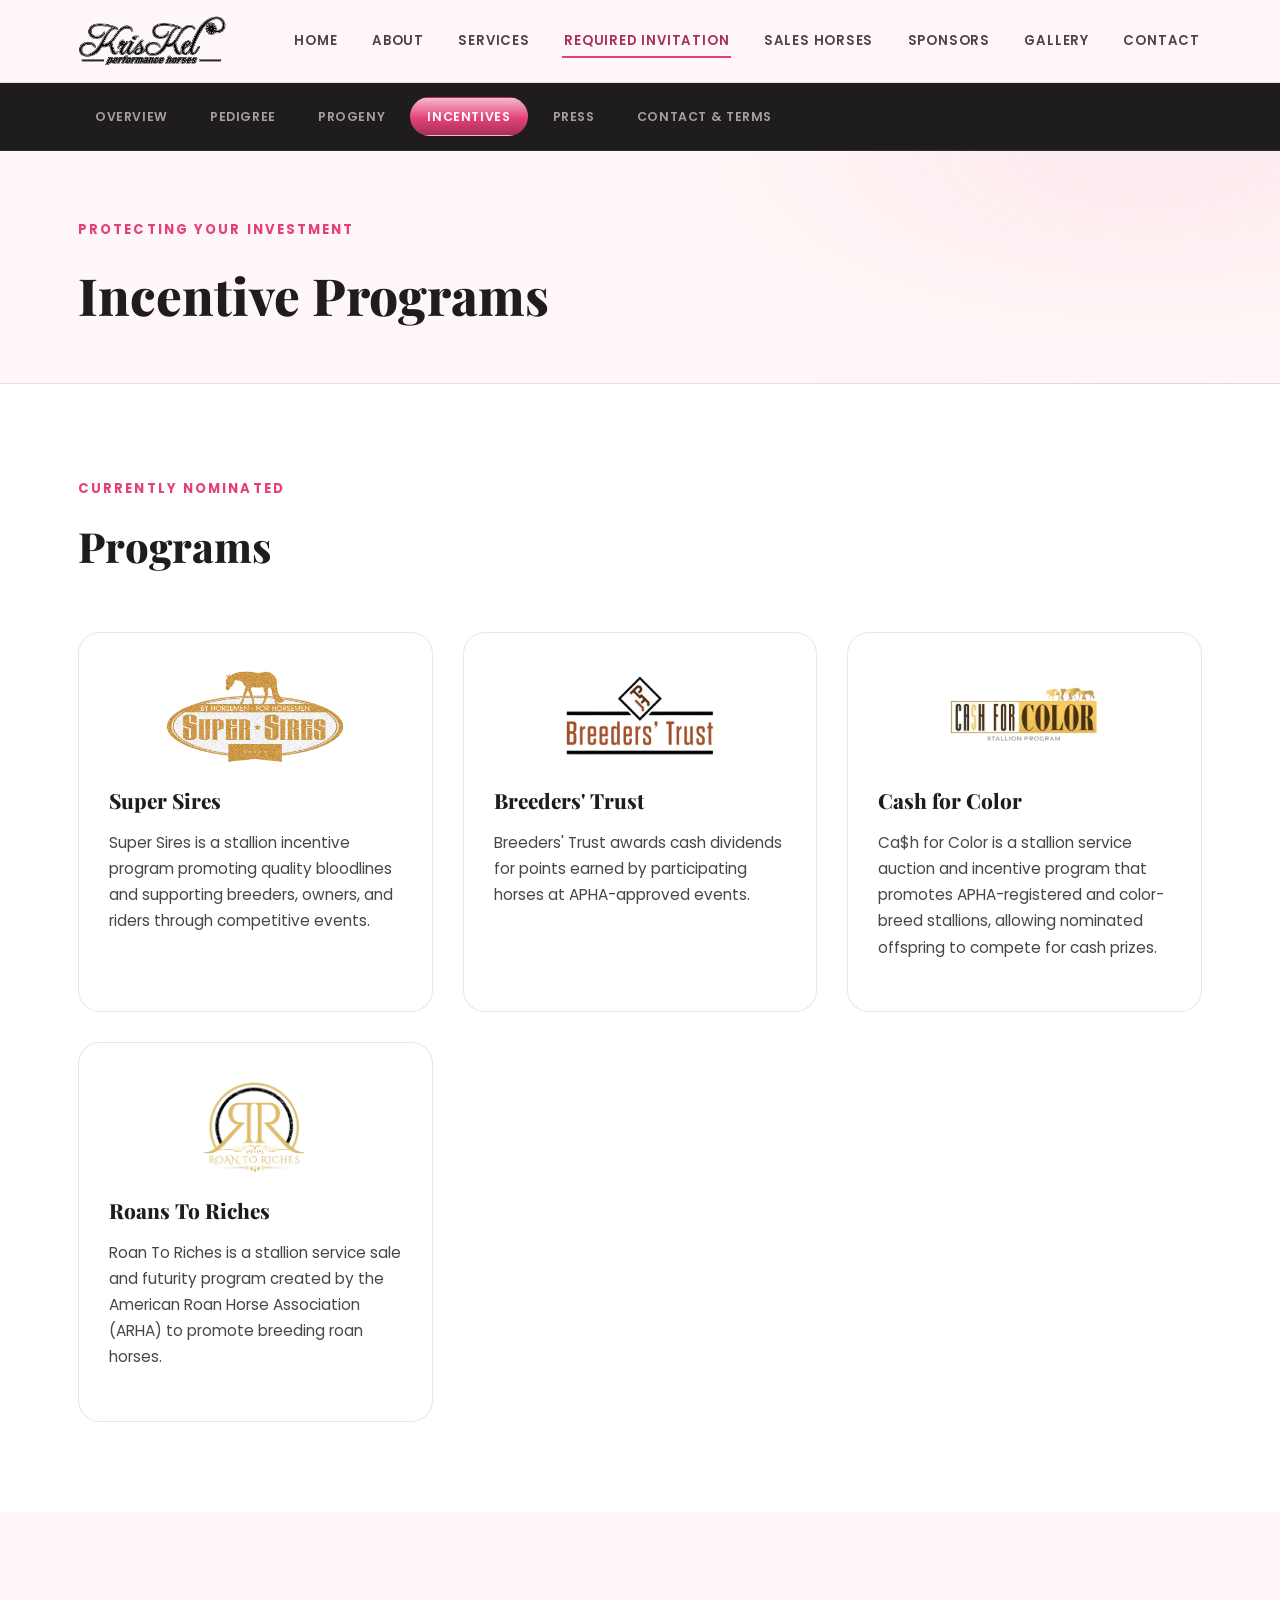
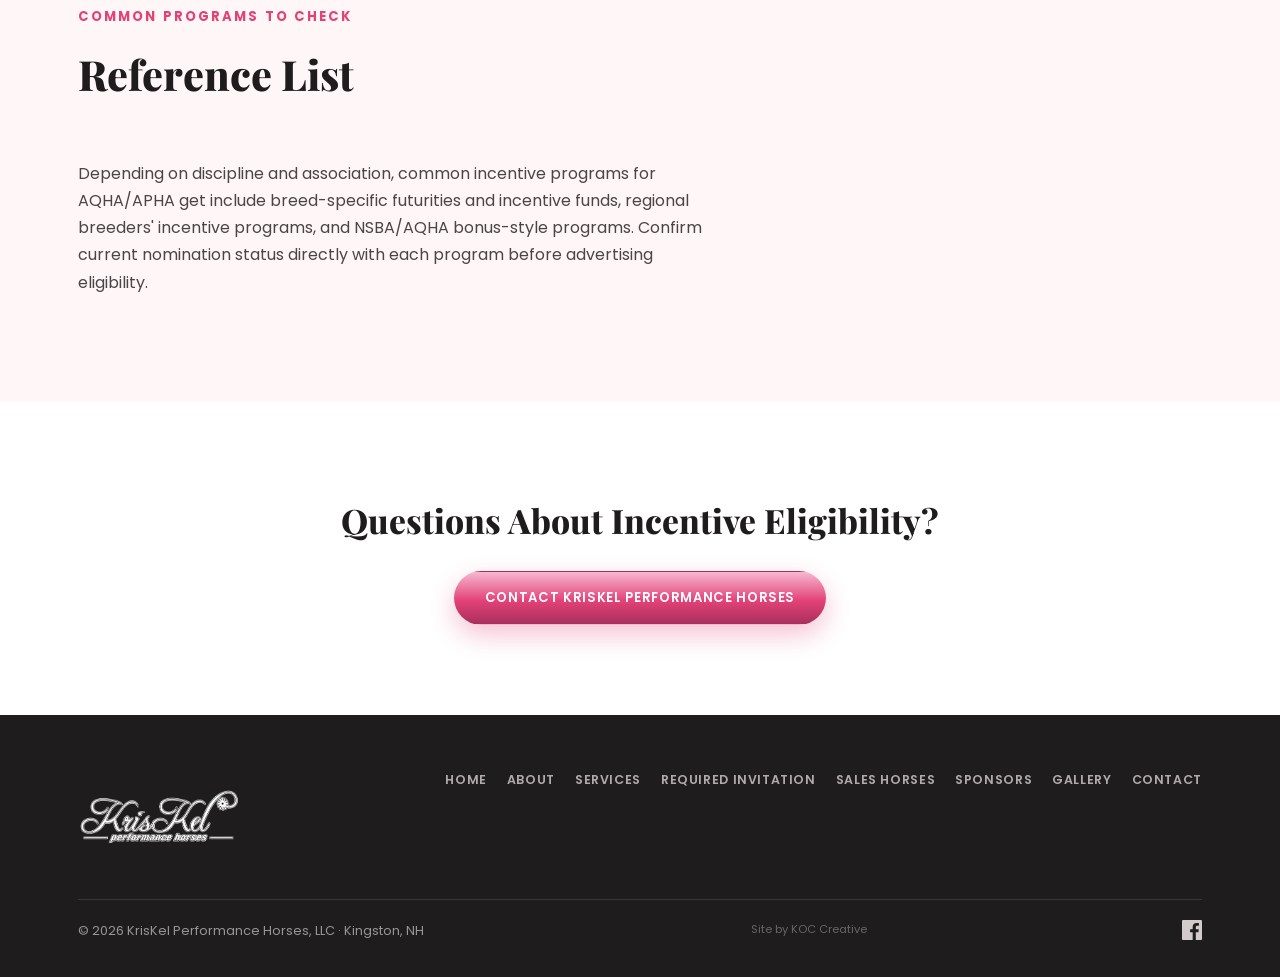
<file: required-invitation/incentives.html>
<!DOCTYPE html>
<html lang="en" class="no-js">
<head>
<script>document.documentElement.classList.replace("no-js","js");</script>
<meta charset="UTF-8">
<meta name="viewport" content="width=device-width, initial-scale=1.0">
<title>Incentives | Required Invitation</title>
<link rel="stylesheet" href="../css/style.css">
</head>
<body>

<header class="site-header">
  <div class="header-inner">
    <a href="../index.html" class="brand"><img src="../images/logo.png" alt="KrisKel Performance Horses"></a>
    <button class="nav-toggle" aria-label="Toggle navigation" aria-expanded="false">&#9776;</button>
    <nav class="main-nav">
      <a href="../index.html">Home</a>
      <a href="../about.html">About</a>
      <a href="../services.html">Services</a>
      <a href="index.html" aria-current="page">Required Invitation</a>
      <a href="../sales.html">Sales Horses</a>
      <a href="../sponsors.html">Sponsors</a>
      <a href="../gallery.html">Gallery</a>
      <a href="../contact.html">Contact</a>
    </nav>
  </div>
</header>

<nav class="subnav">
  <div class="subnav-inner">
    <a href="index.html">Overview</a>
    <a href="pedigree.html">Pedigree</a>
    <a href="progeny.html">Progeny</a>
    <a href="incentives.html" aria-current="page">Incentives</a>
    <a href="press.html">Press</a>
    <a href="contact.html">Contact &amp; Terms</a>
  </div>
</nav>

<div class="page-banner">
  <div class="wrap">
    <span class="eyebrow">Protecting Your Investment</span>
    <h1>Incentive Programs</h1>
  </div>
</div>

<section class="section-white">
  <div class="wrap">
    <div class="section-head reveal">
      <span class="eyebrow">Currently Nominated</span>
      <h2>Programs</h2>
    </div>
       <div class="card-grid">
      <div class="service-card reveal">
        <div style="height:100px; display:flex; align-items:center; justify-content:center; margin-bottom:16px;"><img src="../images/SS-logo%20gold%20with%20sparkles.jpg" alt="Super Sires" style="max-height:100%; max-width:180px; object-fit:contain;"></div>
        <h3>Super Sires</h3>
        <p>Super Sires is a stallion incentive program promoting quality bloodlines and supporting breeders, owners, and riders through competitive events.</p>
      </div>
      <div class="service-card reveal">
        <div style="height:100px; display:flex; align-items:center; justify-content:center; margin-bottom:16px;"><img src="../images/breeders-trust-logo.png" alt="Breeders' Trust" style="max-height:100%; max-width:180px; object-fit:contain;"></div>        <h3>Breeders' Trust</h3>
        <p>Breeders' Trust awards cash dividends for points earned by participating horses at APHA-approved events.</p>
      </div>
      <div class="service-card reveal">
        <div style="height:100px; display:flex; align-items:center; justify-content:center; margin-bottom:16px;"><img src="../images/cashforcolor.png" alt="Cash for Color" style="max-height:100%; max-width:180px; object-fit:contain;"></div>
        <h3>Cash for Color</h3>
        <p>Ca$h for Color is a stallion service auction and incentive program that promotes APHA-registered and color-breed stallions, allowing nominated offspring to compete for cash prizes.</p>
      </div>
      <div class="service-card reveal">
        <div style="height:100px; display:flex; align-items:center; justify-content:center; margin-bottom:16px;"><img src="../images/roans2riches.png" alt="Roans To Riches" style="max-height:100%; max-width:180px; object-fit:contain;"></div>
        <h3>Roans To Riches</h3>
        <p>Roan To Riches is a stallion service sale and futurity program created by the American Roan Horse Association (ARHA) to promote breeding roan horses.</p>
      </div>
    </div>
  </div>
</section>

<section class="section-cream">
  <div class="wrap">
    <div class="section-head reveal">
      <span class="eyebrow">Common Programs to Check</span>
      <h2>Reference List</h2>
    </div>
    <p style="max-width:640px; color:var(--ink-soft);" class="reveal">
      Depending on discipline and association, common incentive programs for AQHA/APHA get include breed-specific futurities and incentive funds, regional breeders' incentive programs, and NSBA/AQHA bonus-style programs. Confirm current nomination status directly with each program before advertising eligibility.
    </p>
  </div>
</section>

<section class="section-white">
  <div class="wrap" style="text-align:center;">
    <h2 class="reveal" style="font-size:clamp(1.5rem,3vw,2.1rem);">Questions About Incentive Eligibility?</h2>
    <div class="btn-row reveal" style="justify-content:center; margin-top:22px;">
      <a href="contact.html" class="btn btn-primary">Contact KrisKel Performance Horses</a>
    </div>
  </div>
</section>

<footer class="site-footer">
  <div class="wrap">
    <div class="footer-grid">
      <div class="footer-brand"><img src="../images/Kriskelwhitelogo.png" alt="KrisKel Performance Horses"></div>
      <nav class="footer-nav">
        <a href="../index.html">Home</a>
        <a href="../about.html">About</a>
        <a href="../services.html">Services</a>
        <a href="index.html">Required Invitation</a>
        <a href="../sales.html">Sales Horses</a>
      <a href="../sponsors.html">Sponsors</a>
        <a href="../gallery.html">Gallery</a>
        <a href="../contact.html">Contact</a>
      </nav>
    </div>
    <div class="footer-bottom">
      <span>&copy; <span id="year"></span> KrisKel Performance Horses, LLC &middot; Kingston, NH</span>
      <span style="font-size:0.7rem; opacity:0.6; margin-left:12px;">Site by KOC Creative</span>
      <div class="footer-social">
        <a href="https://www.facebook.com/KrisKelPerformanceHorses" target="_blank" rel="noopener" aria-label="Facebook">
          <svg width="20" height="20" viewBox="0 0 24 24" fill="currentColor"><path d="M22.675 0h-21.35c-.732 0-1.325.593-1.325 1.325v21.351c0 .731.593 1.324 1.325 1.324h11.495v-9.294h-3.128v-3.622h3.128v-2.671c0-3.1 1.893-4.788 4.659-4.788 1.325 0 2.463.099 2.795.143v3.24l-1.918.001c-1.504 0-1.795.715-1.795 1.763v2.313h3.587l-.467 3.622h-3.12v9.293h6.116c.73 0 1.323-.593 1.323-1.324v-21.35c0-.732-.593-1.325-1.325-1.325z"/></svg>
        </a>
      </div>
    </div>
  </div>
</footer>

<script src="../js/main.js"></script>
</body>
</html>
</file>
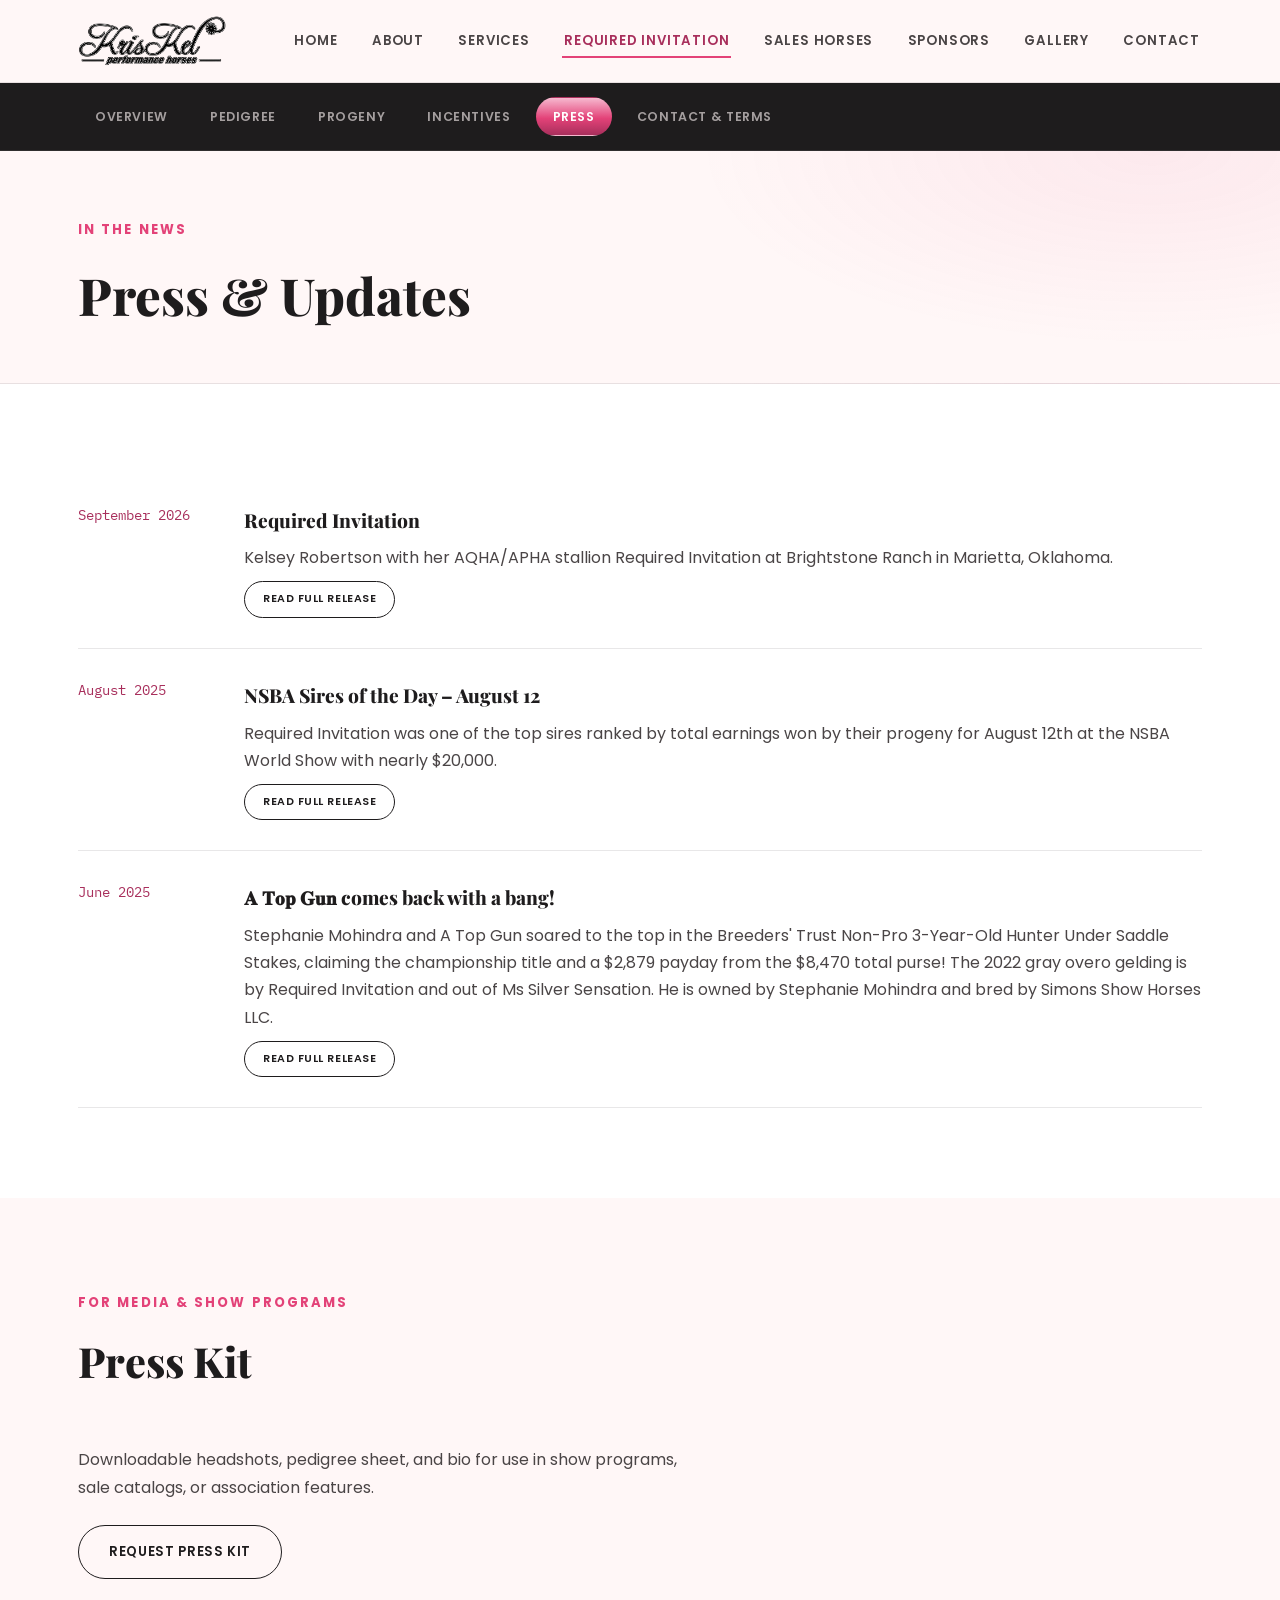
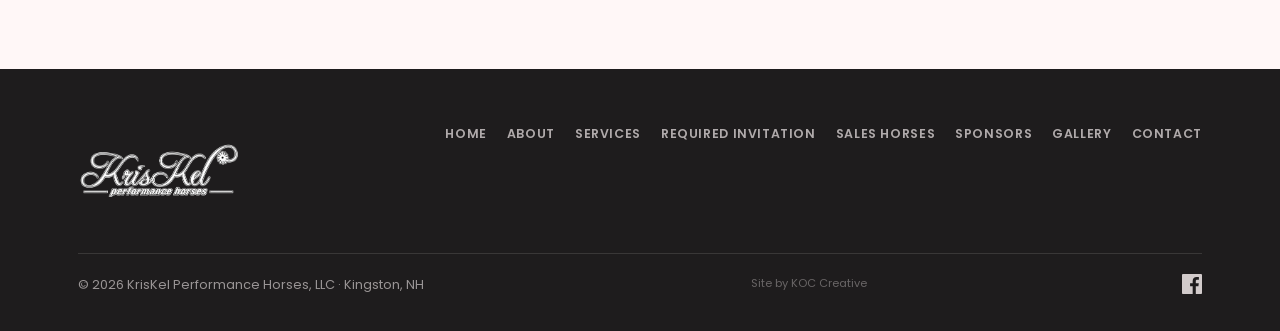
<file: required-invitation/press.html>
<!DOCTYPE html>
<html lang="en" class="no-js">
<head>
<script>document.documentElement.classList.replace("no-js","js");</script>
<meta charset="UTF-8">
<meta name="viewport" content="width=device-width, initial-scale=1.0">
<title>Press | Required Invitation</title>
<link rel="stylesheet" href="../css/style.css">
</head>
<body>

<header class="site-header">
  <div class="header-inner">
    <a href="../index.html" class="brand"><img src="../images/logo.png" alt="KrisKel Performance Horses"></a>
    <button class="nav-toggle" aria-label="Toggle navigation" aria-expanded="false">&#9776;</button>
    <nav class="main-nav">
      <a href="../index.html">Home</a>
      <a href="../about.html">About</a>
      <a href="../services.html">Services</a>
      <a href="index.html" aria-current="page">Required Invitation</a>
      <a href="../sales.html">Sales Horses</a>
      <a href="../sponsors.html">Sponsors</a>
      <a href="../gallery.html">Gallery</a>
      <a href="../contact.html">Contact</a>
    </nav>
  </div>
</header>

<nav class="subnav">
  <div class="subnav-inner">
    <a href="index.html">Overview</a>
    <a href="pedigree.html">Pedigree</a>
    <a href="progeny.html">Progeny</a>
    <a href="incentives.html">Incentives</a>
    <a href="press.html" aria-current="page">Press</a>
    <a href="contact.html">Contact &amp; Terms</a>
  </div>
</nav>

<div class="page-banner">
  <div class="wrap">
    <span class="eyebrow">In the News</span>
    <h1>Press &amp; Updates</h1>
  </div>
</div>

<section class="section-white">
  <div class="wrap">
    <div class="press-item reveal">
      <span class="date">September 2026</span>
      <div>
        <h3>Required Invitation</h3>
        <p>Kelsey Robertson with her AQHA/APHA stallion Required Invitation at Brightstone Ranch in Marietta, Oklahoma.</p>
        <a href="https://kirstiemarie.com/required-invitation/" target="_blank" rel="noopener" class="btn btn-outline" style="padding:8px 18px; font-size:0.68rem;">Read Full Release</a>
      </div>
    </div>
    <div class="press-item reveal">
      <span class="date">August 2025</span>
      <div>
        <h3>NSBA Sires of the Day – August 12</h3>
        <p>Required Invitation was one of the top sires ranked by total earnings won by their progeny for August 12th at the NSBA World Show with nearly $20,000.</p>
        <a href="https://www.facebook.com/photo?fbid=122277169700025825&set=a.122096646734025825" target="_blank" rel="noopener" class="btn btn-outline" style="padding:8px 18px; font-size:0.68rem;">Read Full Release</a>
      </div>
    </div>
    <div class="press-item reveal">
      <span class="date">June 2025</span>
      <div>
        <h3>𝐀 𝐓𝐨𝐩 𝐆𝐮𝐧 comes back with a bang!</h3>
        <p>Stephanie Mohindra and A Top Gun soared to the top in the Breeders' Trust Non-Pro 3-Year-Old Hunter Under Saddle Stakes, claiming the championship title and a $2,879 payday from the $8,470 total purse! The 2022 gray overo gelding is by Required Invitation and out of Ms Silver Sensation. He is owned by Stephanie Mohindra and bred by Simons Show Horses LLC.</p>
        <a href="https://www.facebook.com/photo/?fbid=1121644176676667&set=a.623762909798132" target="_blank" rel="noopener" class="btn btn-outline" style="padding:8px 18px; font-size:0.68rem;">Read Full Release</a>
      </div>
    </div>
  </div>
</section>

<section class="section-cream">
  <div class="wrap">
    <div class="section-head reveal">
      <span class="eyebrow">For Media &amp; Show Programs</span>
      <h2>Press Kit</h2>
    </div>
    <p class="reveal" style="max-width:600px; color:var(--ink-soft);">Downloadable headshots, pedigree sheet, and bio for use in show programs, sale catalogs, or association features.</p>
    <div class="reveal" style="margin-top:24px;"><a href="contact.html" class="btn btn-outline">Request Press Kit</a></div>
  </div>
</section>

<footer class="site-footer">
  <div class="wrap">
    <div class="footer-grid">
      <div class="footer-brand"><img src="../images/Kriskelwhitelogo.png" alt="KrisKel Performance Horses"></div>
      <nav class="footer-nav">
        <a href="../index.html">Home</a>
        <a href="../about.html">About</a>
        <a href="../services.html">Services</a>
        <a href="index.html">Required Invitation</a>
        <a href="../sales.html">Sales Horses</a>
      <a href="../sponsors.html">Sponsors</a>
        <a href="../gallery.html">Gallery</a>
        <a href="../contact.html">Contact</a>
      </nav>
    </div>
    <div class="footer-bottom">
      <span>&copy; <span id="year"></span> KrisKel Performance Horses, LLC &middot; Kingston, NH</span>
      <span style="font-size:0.7rem; opacity:0.6; margin-left:12px;">Site by KOC Creative</span>
      <div class="footer-social">
        <a href="https://www.facebook.com/KrisKelPerformanceHorses" target="_blank" rel="noopener" aria-label="Facebook">
          <svg width="20" height="20" viewBox="0 0 24 24" fill="currentColor"><path d="M22.675 0h-21.35c-.732 0-1.325.593-1.325 1.325v21.351c0 .731.593 1.324 1.325 1.324h11.495v-9.294h-3.128v-3.622h3.128v-2.671c0-3.1 1.893-4.788 4.659-4.788 1.325 0 2.463.099 2.795.143v3.24l-1.918.001c-1.504 0-1.795.715-1.795 1.763v2.313h3.587l-.467 3.622h-3.12v9.293h6.116c.73 0 1.323-.593 1.323-1.324v-21.35c0-.732-.593-1.325-1.325-1.325z"/></svg>
        </a>
      </div>
    </div>
  </div>
</footer>

<script src="../js/main.js"></script>
</body>
</html>
</file>
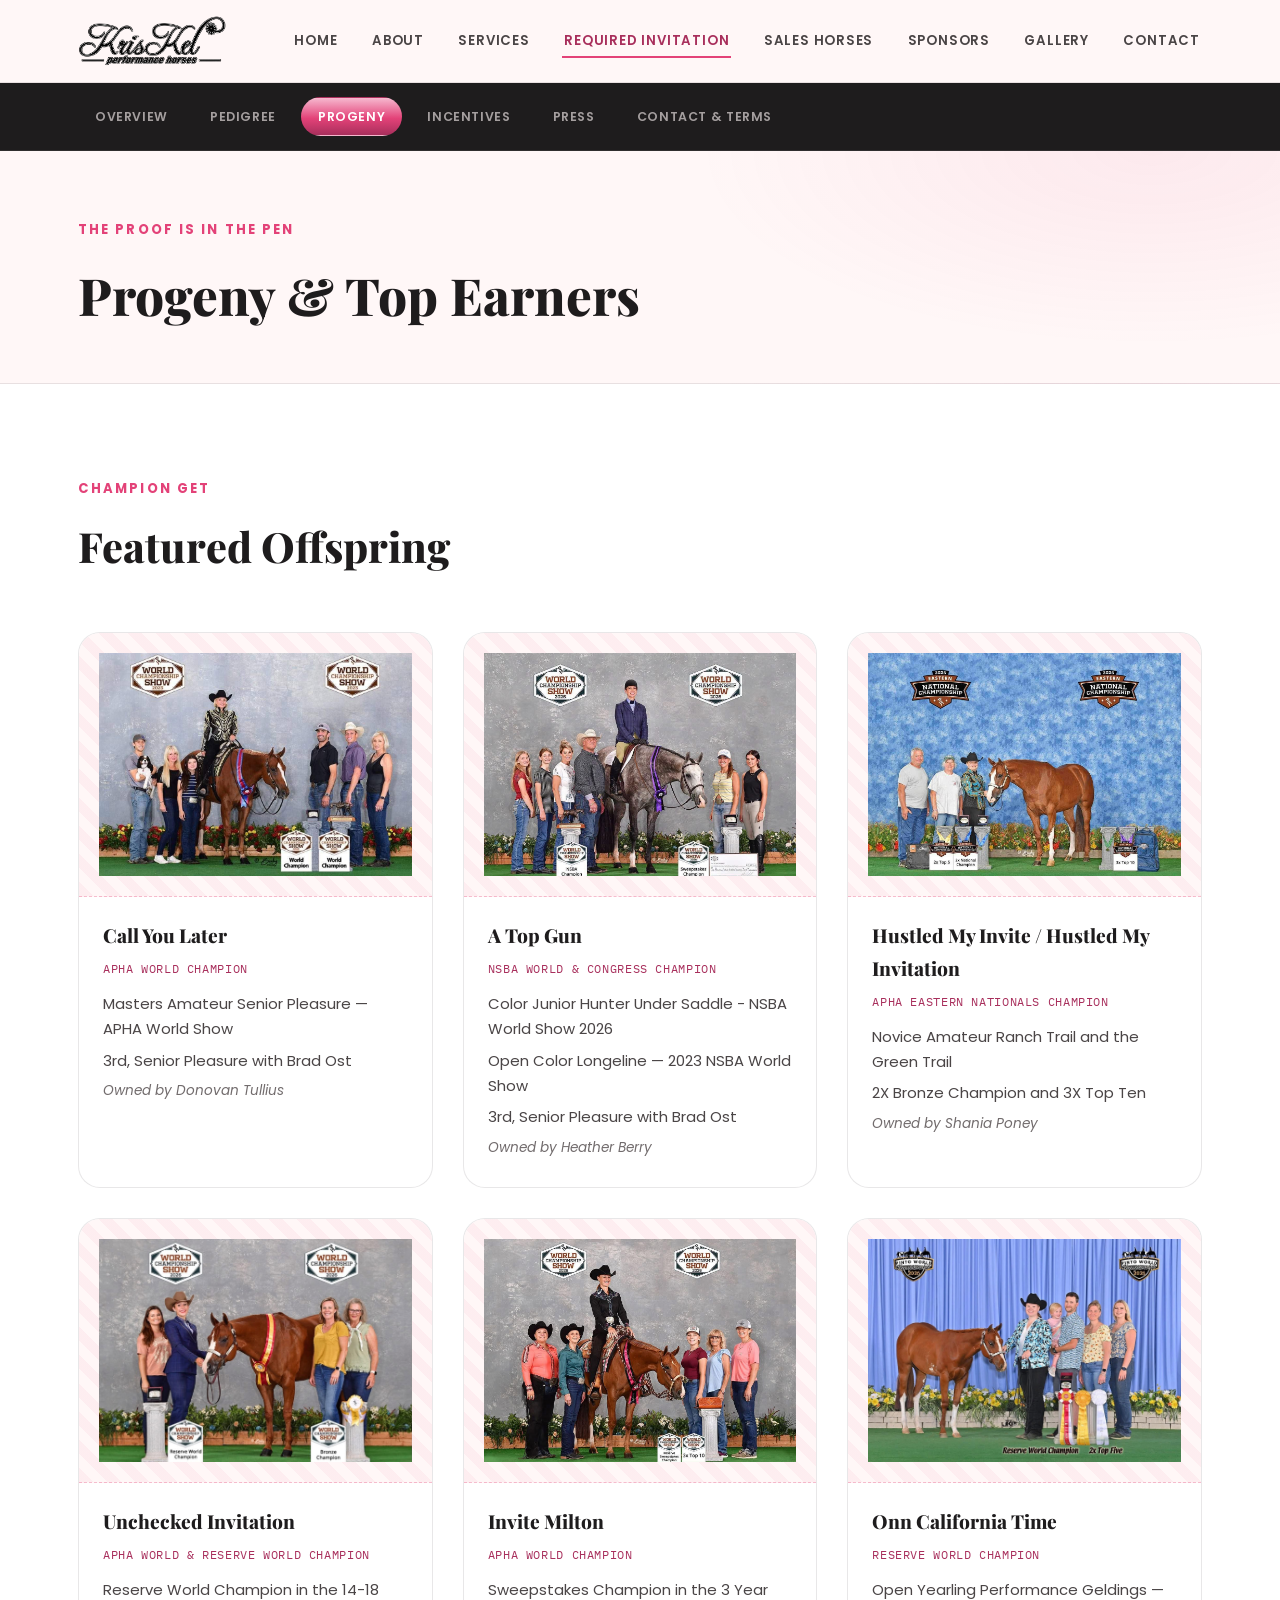
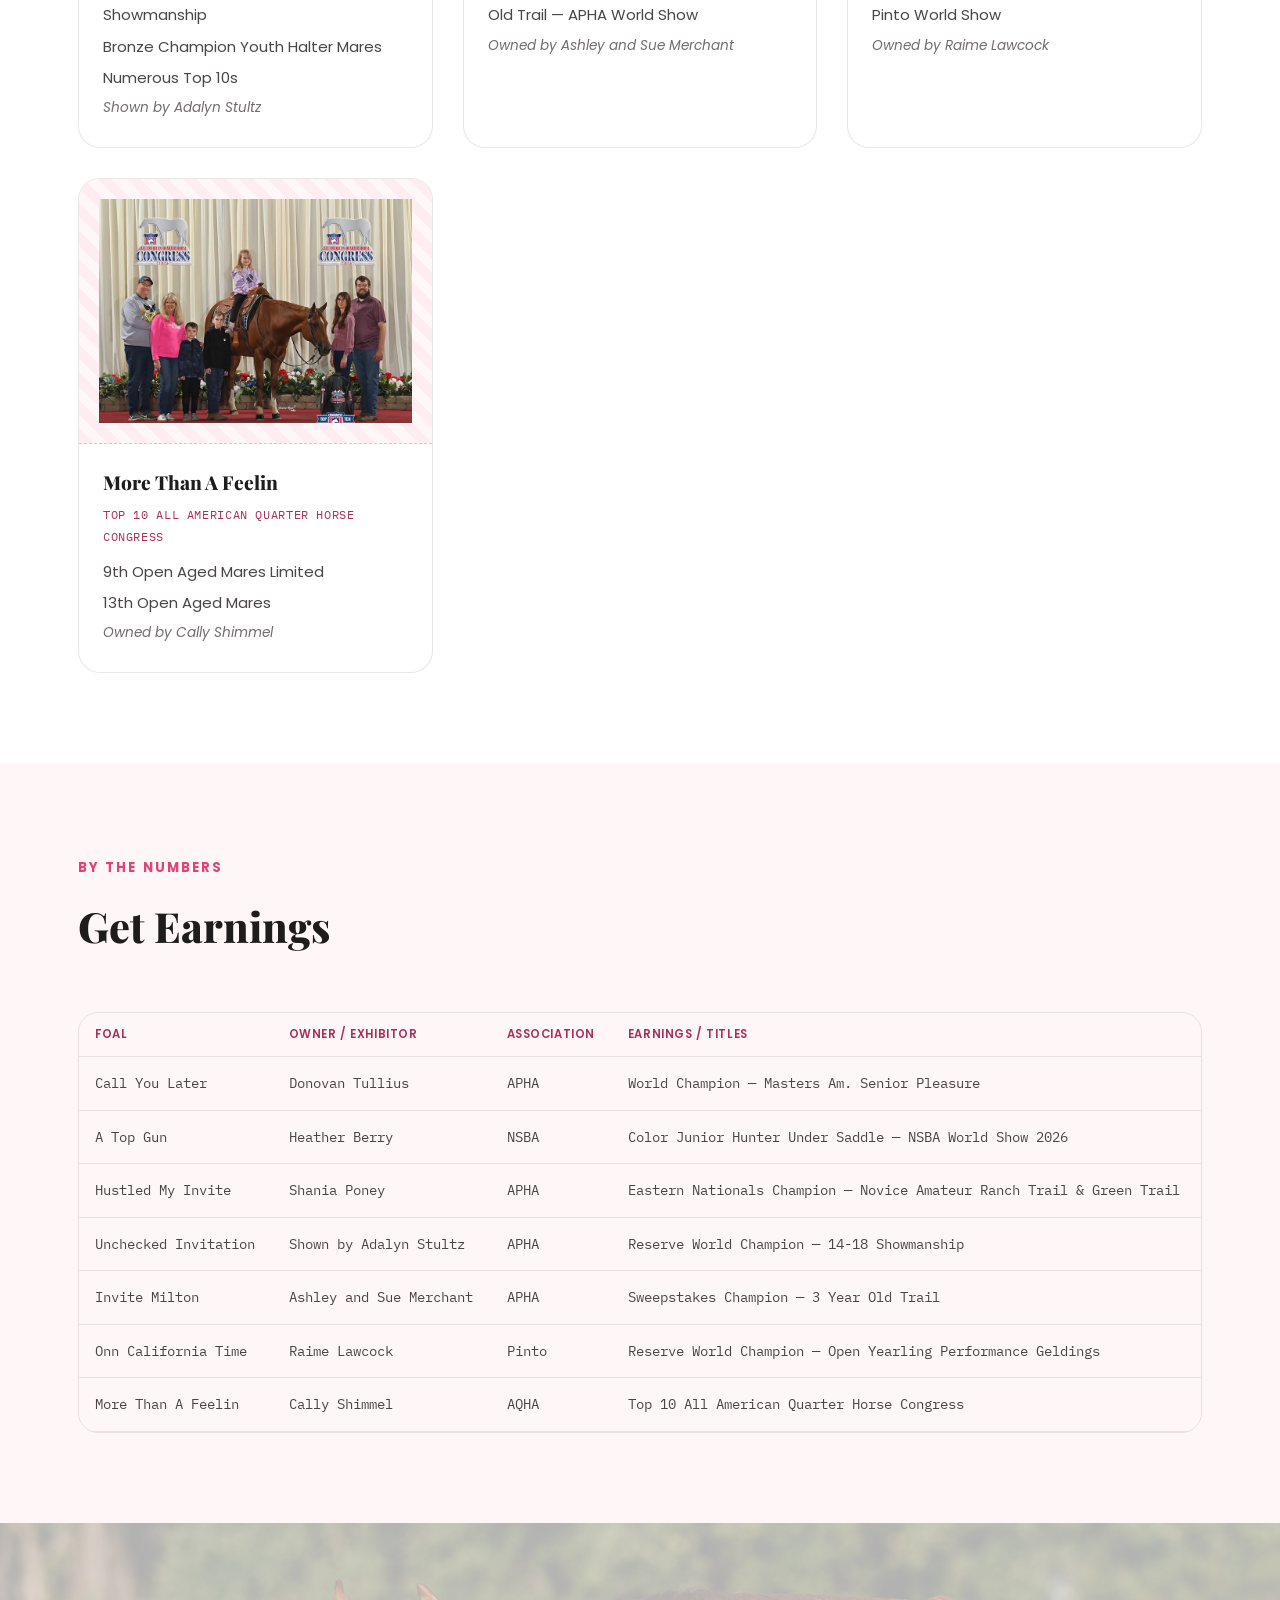
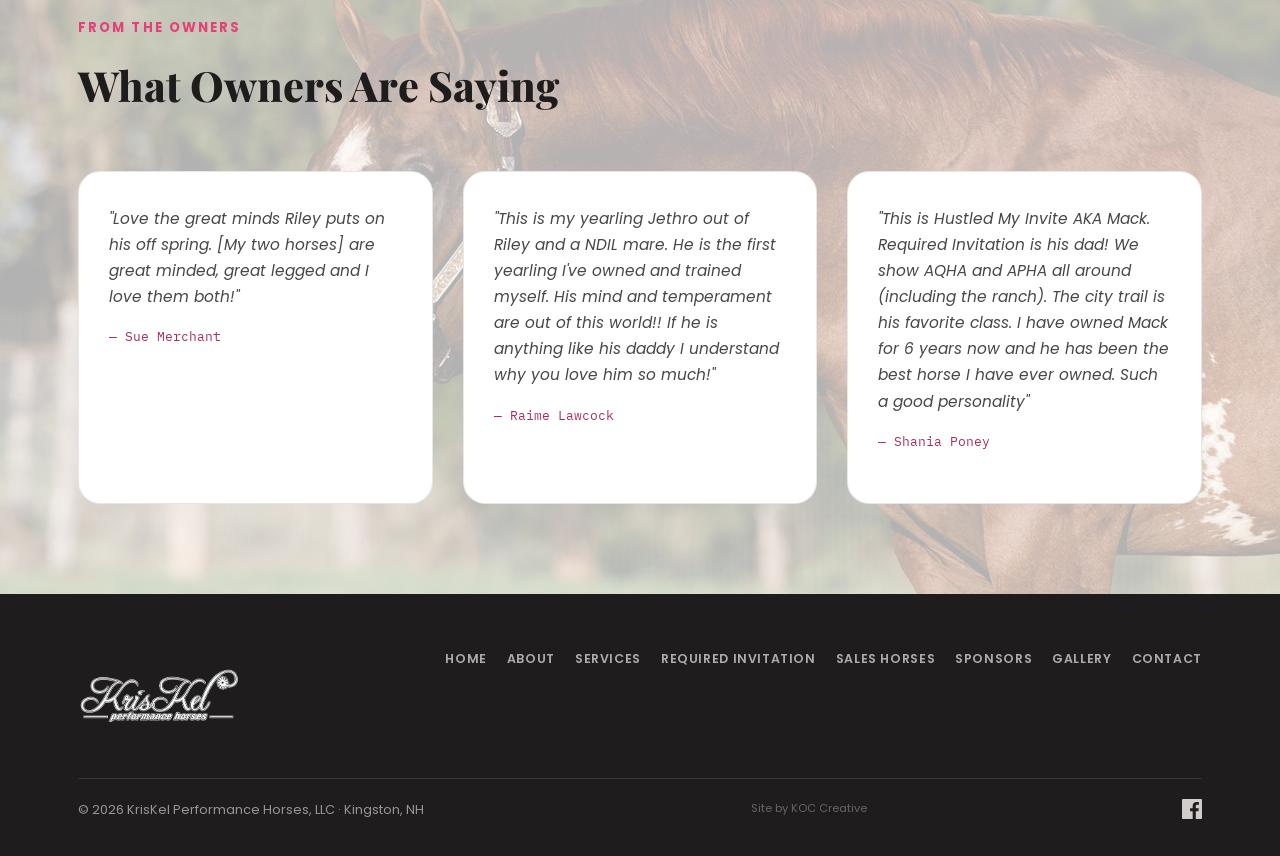
<file: required-invitation/progeny.html>
<!DOCTYPE html>
<html lang="en" class="no-js">
<head>
<script>document.documentElement.classList.replace("no-js","js");</script>
<meta charset="UTF-8">
<meta name="viewport" content="width=device-width, initial-scale=1.0">
<title>Progeny &amp; Top Earners | Required Invitation</title>
<link rel="stylesheet" href="../css/style.css">
</head>
<body>

<header class="site-header">
  <div class="header-inner">
    <a href="../index.html" class="brand"><img src="../images/logo.png" alt="KrisKel Performance Horses"></a>
    <button class="nav-toggle" aria-label="Toggle navigation" aria-expanded="false">&#9776;</button>
    <nav class="main-nav">
      <a href="../index.html">Home</a>
      <a href="../about.html">About</a>
      <a href="../services.html">Services</a>
      <a href="index.html" aria-current="page">Required Invitation</a>
      <a href="../sales.html">Sales Horses</a>
      <a href="../sponsors.html">Sponsors</a>
      <a href="../gallery.html">Gallery</a>
      <a href="../contact.html">Contact</a>
    </nav>
  </div>
</header>

<nav class="subnav">
  <div class="subnav-inner">
    <a href="index.html">Overview</a>
    <a href="pedigree.html">Pedigree</a>
    <a href="progeny.html" aria-current="page">Progeny</a>
    <a href="incentives.html">Incentives</a>
    <a href="press.html">Press</a>
    <a href="contact.html">Contact &amp; Terms</a>
  </div>
</nav>

<div class="page-banner">
  <div class="wrap">
    <span class="eyebrow">The Proof Is in the Pen</span>
    <h1>Progeny &amp; Top Earners</h1>
  </div>
</div>

<section class="section-white">
  <div class="wrap">
    <div class="section-head reveal">
      <span class="eyebrow">Champion Get</span>
      <h2>Featured Offspring</h2>
    </div>
    <div class="card-grid">
      <div class="earner-card reveal">
        <div class="media-slot"><img src="../images/callyoulater.jpg" alt="Call You Later" style="width:100%; height:100%; object-fit:cover;"></div>
        <div class="body">
          <h3>Call You Later</h3>
          <span class="sub">APHA World Champion</span>
          <p>Masters Amateur Senior Pleasure — APHA World Show</p>
          <p>3rd, Senior Pleasure with Brad Ost</p>
          <p class="owner">Owned by Donovan Tullius</p>
        </div>
      </div>
      <div class="earner-card reveal">
        <div class="media-slot"><img src="../images/atopgun.jpg" alt="A Top Gun" style="width:100%; height:100%; object-fit:cover;"></div>
        <div class="body">
          <h3>A Top Gun</h3>
          <span class="sub">NSBA World &amp; Congress Champion</span>
          <p>Color Junior Hunter Under Saddle - NSBA World Show 2026</p>
          <p>Open Color Longeline — 2023 NSBA World Show</p>
          <p>3rd, Senior Pleasure with Brad Ost</p>
          <p class="owner">Owned by Heather Berry</p>
        </div>
      </div>
      <div class="earner-card reveal">
        <div class="media-slot"><img src="../images/hustlemyinvite.jpg" alt="Hustled My Invite" style="width:100%; height:100%; object-fit:cover;"></div>
        <div class="body">
          <h3>Hustled My Invite / Hustled My Invitation</h3>
          <span class="sub">APHA Eastern Nationals Champion</span>
          <p>Novice Amateur Ranch Trail and the Green Trail</p>
          <p>2X Bronze Champion and 3X Top Ten</p>
          <p class="owner">Owned by Shania Poney</p>
        </div>
      </div>
      <div class="earner-card reveal">
        <div class="media-slot"><img src="../images/uncheckedinvitation1.jpg" alt="Unchecked Invitation" style="width:100%; height:100%; object-fit:cover;"></div>
        <div class="body">
          <h3>Unchecked Invitation</h3>
          <span class="sub">APHA World &amp; Reserve World Champion</span>
          <p>Reserve World Champion in the 14-18 Showmanship</p>
          <p>Bronze Champion Youth Halter Mares</p>
          <p>Numerous Top 10s</p>
          <p class="owner">Shown by Adalyn Stultz</p>
        </div>
      </div>
      <div class="earner-card reveal">
        <div class="media-slot"><img src="../images/invitemilton.jpg" alt="Invite Milton" style="width:100%; height:100%; object-fit:cover;"></div>
        <div class="body">
          <h3>Invite Milton</h3>
          <span class="sub">APHA World Champion</span>
          <p>Sweepstakes Champion in the 3 Year Old Trail — APHA World Show</p>
          <p class="owner">Owned by Ashley and Sue Merchant</p>
        </div>
      </div>
      <div class="earner-card reveal">
        <div class="media-slot"><img src="../images/onncaliforniatime.jpg" alt="Onn California Time" style="width:100%; height:100%; object-fit:cover;"></div>
        <div class="body">
          <h3>Onn California Time</h3>
          <span class="sub">Reserve World Champion</span>
          <p>Open Yearling Performance Geldings — Pinto World Show</p>
          <p class="owner">Owned by Raime Lawcock</p>
        </div>
      </div>
      <div class="earner-card reveal">
        <div class="media-slot"><img src="../images/rileycongress1.jpeg" alt="More Than A Feelin" style="width:100%; height:100%; object-fit:cover;"></div>
        <div class="body">
          <h3>More Than A Feelin</h3>
          <span class="sub">Top 10 All American Quarter Horse Congress</span>
          <p>9th Open Aged Mares Limited</p>
          <p>13th Open Aged Mares</p>
          <p class="owner">Owned by Cally Shimmel</p>
        </div>
      </div>
    </div>
  </div>
</section>

<section class="section-cream">
  <div class="wrap">
    <div class="section-head reveal">
      <span class="eyebrow">By the Numbers</span>
      <h2>Get Earnings</h2>
    </div>
    <div class="table-wrap reveal">
      <table class="data-table">
        <thead><tr><th>Foal</th><th>Owner / Exhibitor</th><th>Association</th><th>Earnings / Titles</th></tr></thead>
        <tbody>
          <tr><td>Call You Later</td><td>Donovan Tullius</td><td>APHA</td><td>World Champion — Masters Am. Senior Pleasure</td></tr>
          <tr><td>A Top Gun</td><td>Heather Berry</td><td>NSBA</td><td>Color Junior Hunter Under Saddle — NSBA World Show 2026</td></tr>
          <tr><td>Hustled My Invite</td><td>Shania Poney</td><td>APHA</td><td>Eastern Nationals Champion — Novice Amateur Ranch Trail &amp; Green Trail</td></tr>
          <tr><td>Unchecked Invitation</td><td>Shown by Adalyn Stultz</td><td>APHA</td><td>Reserve World Champion — 14-18 Showmanship</td></tr>
          <tr><td>Invite Milton</td><td>Ashley and Sue Merchant</td><td>APHA</td><td>Sweepstakes Champion — 3 Year Old Trail</td></tr>
          <tr><td>Onn California Time</td><td>Raime Lawcock</td><td>Pinto</td><td>Reserve World Champion — Open Yearling Performance Geldings</td></tr>
          <tr><td>More Than A Feelin</td><td>Cally Shimmel</td><td>AQHA</td><td>Top 10 All American Quarter Horse Congress</td></tr>
        </tbody>
      </table>
    </div>
  </div>
</section>

<section class="section-white" style="position:relative; overflow:hidden;">
  <img src="../images/Kelsey-95.jpg" alt="" style="position:absolute; top:0; left:0; width:100%; height:100%; object-fit:cover; opacity:0.3; z-index:0;">
  <div class="wrap" style="position:relative; z-index:1;">
    <div class="section-head reveal">
      <span class="eyebrow">From the Owners</span>
      <h2>What Owners Are Saying</h2>
    </div>
    <div class="card-grid">
      <div class="service-card reveal">
        <p style="font-style:italic; color:var(--ink-soft);">"Love the great minds Riley puts on his off spring. [My two horses] are great minded, great legged and I love them both!"</p>
        <p style="margin-top:14px; font-family:var(--font-mono); font-size:0.82rem; color:var(--pink-deep);">— Sue Merchant</p>
      </div>
      <div class="service-card reveal">
        <p style="font-style:italic; color:var(--ink-soft);">"This is my yearling Jethro out of Riley and a NDIL mare. He is the first yearling I've owned and trained myself. His mind and temperament are out of this world!! If he is anything like his daddy I understand why you love him so much!"</p>
        <p style="margin-top:14px; font-family:var(--font-mono); font-size:0.82rem; color:var(--pink-deep);">— Raime Lawcock</p>
      </div>
      <div class="service-card reveal">
        <p style="font-style:italic; color:var(--ink-soft);">"This is Hustled My Invite AKA Mack. Required Invitation is his dad! We show AQHA and APHA all around (including the ranch). The city trail is his favorite class. I have owned Mack for 6 years now and he has been the best horse I have ever owned. Such a good personality"</p>
        <p style="margin-top:14px; font-family:var(--font-mono); font-size:0.82rem; color:var(--pink-deep);">— Shania Poney</p>
      </div>
    </div>
  </div>
</section>

<footer class="site-footer">
  <div class="wrap">
    <div class="footer-grid">
      <div class="footer-brand"><img src="../images/Kriskelwhitelogo.png" alt="KrisKel Performance Horses"></div>
      <nav class="footer-nav">
        <a href="../index.html">Home</a>
        <a href="../about.html">About</a>
        <a href="../services.html">Services</a>
        <a href="index.html">Required Invitation</a>
        <a href="../sales.html">Sales Horses</a>
      <a href="../sponsors.html">Sponsors</a>
        <a href="../gallery.html">Gallery</a>
        <a href="../contact.html">Contact</a>
      </nav>
    </div>
    <div class="footer-bottom">
      <span>&copy; <span id="year"></span> KrisKel Performance Horses, LLC &middot; Kingston, NH</span>
      <span style="font-size:0.7rem; opacity:0.6; margin-left:12px;">Site by KOC Creative</span>
      <div class="footer-social">
        <a href="https://www.facebook.com/KrisKelPerformanceHorses" target="_blank" rel="noopener" aria-label="Facebook">
          <svg width="20" height="20" viewBox="0 0 24 24" fill="currentColor"><path d="M22.675 0h-21.35c-.732 0-1.325.593-1.325 1.325v21.351c0 .731.593 1.324 1.325 1.324h11.495v-9.294h-3.128v-3.622h3.128v-2.671c0-3.1 1.893-4.788 4.659-4.788 1.325 0 2.463.099 2.795.143v3.24l-1.918.001c-1.504 0-1.795.715-1.795 1.763v2.313h3.587l-.467 3.622h-3.12v9.293h6.116c.73 0 1.323-.593 1.323-1.324v-21.35c0-.732-.593-1.325-1.325-1.325z"/></svg>
        </a>
      </div>
    </div>
  </div>
</footer>

<script src="../js/main.js"></script>
</body>
</html>
</file>
<file: css/style.css>
/* =========================================================
   KRISKEL PERFORMANCE HORSES — Site Stylesheet
   Brand: #e34278 (pink) / #fff7f7 (cream) / #1e1c1d (ink) / #ffffff
   Echoes the Required Invitation logo: foil-pink gradient,
   dotted rail accents, script + bold serif pairing.
   ========================================================= */

@import url('https://fonts.googleapis.com/css2?family=Playfair+Display:ital,wght@0,600;0,700;0,900;1,600&family=Alex+Brush&family=Poppins:wght@400;500;600;700&family=IBM+Plex+Mono:wght@400;500;600&display=swap');

:root {
  /* Color */
  --pink: #e34278;
  --pink-deep: #a82f5c;
  --pink-light: #f6b8cf;
  --cream: #fff7f7;
  --white: #ffffff;
  --ink: #1e1c1d;
  --ink-soft: #4a4546;
  --ink-dim: #726c6d;
  --line: rgba(30, 28, 29, 0.1);
  --pink-line: rgba(227, 66, 120, 0.32);
  --pink-line-soft: rgba(227, 66, 120, 0.16);

  --pink-gradient: linear-gradient(180deg, var(--pink-light) 0%, var(--pink) 55%, var(--pink-deep) 100%);

  /* Type */
  --font-display: 'Playfair Display', serif;
  --font-script: 'Alex Brush', cursive;
  --font-body: 'Poppins', sans-serif;
  --font-mono: 'IBM Plex Mono', monospace;

  --container: 1180px;
}

* { box-sizing: border-box; }
html { scroll-behavior: smooth; }

body {
  margin: 0;
  background: var(--cream);
  color: var(--ink);
  font-family: var(--font-body);
  font-size: 16px;
  line-height: 1.7;
  -webkit-font-smoothing: antialiased;
}

@media (prefers-reduced-motion: reduce) {
  html { scroll-behavior: auto; }
  * { animation-duration: 0.001ms !important; animation-iteration-count: 1 !important; transition-duration: 0.001ms !important; }
}

a { color: inherit; text-decoration: none; }
img { max-width: 100%; display: block; }

.wrap {
  max-width: var(--container);
  margin: 0 auto;
  padding: 0 28px;
}

h1, h2, h3, h4 {
  font-family: var(--font-display);
  margin: 0;
  font-weight: 800;
  color: var(--ink);
}

.eyebrow {
  font-family: var(--font-body);
  font-weight: 700;
  color: var(--pink);
  text-transform: uppercase;
  letter-spacing: 0.16em;
  font-size: 0.82rem;
  display: inline-flex;
  align-items: center;
  gap: 8px;
  margin-bottom: 0.7rem;
}

.script-accent {
  font-family: var(--font-script);
  font-size: 2.4rem;
  color: var(--pink);
  line-height: 1;
  display: block;
}

.pink-text {
  background: var(--pink-gradient);
  -webkit-background-clip: text;
  background-clip: text;
  color: transparent;
}

.placeholder {
  color: var(--pink-deep);
  background: rgba(227, 66, 120, 0.08);
  border: 1px dashed rgba(227, 66, 120, 0.5);
  padding: 0.05em 0.5em;
  border-radius: 3px;
  font-family: var(--font-mono);
  font-size: 0.85em;
  font-style: normal;
}

a:focus-visible, button:focus-visible, input:focus-visible, textarea:focus-visible {
  outline: 2px solid var(--pink);
  outline-offset: 3px;
}

/* ---------- Dotted rail — signature motif from the logo ---------- */
.dot-rail {
  display: flex;
  gap: 9px;
  align-items: center;
}
.dot-rail span {
  width: 5px; height: 5px;
  border-radius: 50%;
  background: var(--ink);
  flex-shrink: 0;
}
.dot-rail.pink span { background: var(--pink); }
.dot-rail.fade {
  overflow: hidden;
}

/* ---------- Header / Nav ---------- */
.site-header {
  position: sticky;
  top: 0;
  z-index: 100;
  background: rgba(255, 247, 247, 0.94);
  backdrop-filter: blur(8px);
  border-bottom: 1px solid var(--line);
  transition: box-shadow 0.3s ease, padding 0.3s ease;
}
.site-header.is-scrolled {
  box-shadow: 0 8px 24px rgba(30, 28, 29, 0.06);
}

.header-inner {
  display: flex;
  align-items: center;
  justify-content: space-between;
  padding: 14px 28px;
  max-width: var(--container);
  margin: 0 auto;
}

.brand { display: flex; align-items: center; gap: 12px; }
.brand img { height: 54px; width: auto; }

nav.main-nav { display: flex; gap: 1.9rem; align-items: center; }

nav.main-nav a {
  font-family: var(--font-body);
  font-size: 0.83rem;
  font-weight: 600;
  text-transform: uppercase;
  letter-spacing: 0.06em;
  color: var(--ink-soft);
  position: relative;
  padding: 6px 2px;
  transition: color 0.2s ease;
}

nav.main-nav a::after {
  content: '';
  position: absolute;
  left: 0; right: 100%;
  bottom: 0;
  height: 2px;
  background: var(--pink);
  transition: right 0.25s ease;
}

nav.main-nav a:hover, nav.main-nav a[aria-current="page"] { color: var(--pink-deep); }
nav.main-nav a:hover::after, nav.main-nav a[aria-current="page"]::after { right: 0; }

.nav-toggle {
  display: none;
  background: none;
  border: 1px solid var(--line);
  color: var(--ink);
  font-size: 1.4rem;
  padding: 6px 12px;
  border-radius: 4px;
  cursor: pointer;
}

@media (max-width: 980px) {
  nav.main-nav {
    position: absolute;
    top: 100%; left: 0; right: 0;
    background: var(--white);
    flex-direction: column;
    align-items: flex-start;
    gap: 0;
    max-height: 0;
    overflow: hidden;
    border-bottom: 1px solid var(--line);
    transition: max-height 0.3s ease;
  }
  nav.main-nav.open { max-height: 520px; }
  nav.main-nav a { padding: 14px 28px; width: 100%; border-bottom: 1px solid var(--line); }
  .nav-toggle { display: block; }
}

/* ---------- Sub-nav (Required Invitation section) ---------- */
.subnav {
  background: var(--ink);
  border-bottom: 1px solid rgba(255,255,255,0.08);
}
.subnav-inner {
  display: flex;
  gap: 8px;
  flex-wrap: wrap;
  max-width: var(--container);
  margin: 0 auto;
  padding: 14px 28px;
}
.subnav a {
  font-family: var(--font-body);
  font-size: 0.78rem;
  font-weight: 600;
  text-transform: uppercase;
  letter-spacing: 0.05em;
  color: rgba(255,247,247,0.6);
  padding: 8px 16px;
  border-radius: 30px;
  border: 1px solid transparent;
  transition: all 0.2s ease;
}
.subnav a:hover { color: var(--cream); border-color: rgba(255,247,247,0.2); }
.subnav a[aria-current="page"] {
  background: var(--pink-gradient);
  color: var(--white);
}

/* ---------- Buttons ---------- */
.btn {
  display: inline-flex;
  align-items: center;
  gap: 10px;
  font-family: var(--font-body);
  font-weight: 600;
  text-transform: uppercase;
  letter-spacing: 0.05em;
  font-size: 0.82rem;
  padding: 15px 30px;
  border-radius: 30px;
  border: 1px solid transparent;
  cursor: pointer;
  transition: transform 0.25s cubic-bezier(0.16,1,0.3,1), background 0.2s ease, color 0.2s ease, border-color 0.2s ease, box-shadow 0.25s ease;
}
.btn-primary {
  position: relative;
  overflow: hidden;
  background: var(--pink-gradient);
  color: var(--white);
  box-shadow: 0 10px 26px rgba(227, 66, 120, 0.32);
}
.btn-primary::before {
  content: '';
  position: absolute;
  top: 0; left: -60%;
  width: 40%; height: 100%;
  background: linear-gradient(120deg, transparent, rgba(255,255,255,0.55), transparent);
  transform: skewX(-20deg);
  transition: left 0.7s ease;
}
.btn-primary:hover { transform: translateY(-3px) scale(1.02); box-shadow: 0 16px 34px rgba(227, 66, 120, 0.42); }
.btn-primary:hover::before { left: 130%; }
.btn-outline { border-color: var(--ink); color: var(--ink); background: transparent; }
.btn-outline:hover { background: var(--ink); color: var(--cream); transform: translateY(-2px); }
.btn-outline.on-dark { border-color: var(--pink-light); color: var(--cream); }
.btn-outline.on-dark:hover { background: var(--pink); border-color: var(--pink); color: var(--white); }
.btn-row { display: flex; gap: 16px; flex-wrap: wrap; }

/* ---------- Hero ---------- */
.hero {
  position: relative;
  min-height: 82vh;
  display: flex;
  align-items: center;
  background:
    radial-gradient(ellipse 900px 520px at 85% 10%, rgba(227,66,120,0.16), transparent 62%),
    radial-gradient(ellipse 600px 400px at 5% 90%, rgba(227,66,120,0.10), transparent 65%),
    var(--cream);
  overflow: hidden;
}
.hero-content { position: relative; z-index: 2; padding: 70px 28px; max-width: var(--container); margin: 0 auto; width: 100%; }
.hero h1 {
  font-size: clamp(2.8rem, 6.5vw, 5rem);
  line-height: 1.02;
  font-weight: 900;
  color: var(--ink);
}
.hero-tagline {
  font-family: var(--font-body);
  font-size: clamp(1.05rem, 2vw, 1.25rem);
  color: var(--ink-soft);
  margin: 22px 0 34px;
  max-width: 620px;
}
.hero-photo-slot {
  border: 1px dashed var(--pink-line);
  border-radius: 20px;
  background: rgba(227,66,120,0.04);
  display: flex; align-items: center; justify-content: center;
  padding: 60px 30px;
  margin-top: 40px;
}
.hero-photo-slot span {
  font-family: var(--font-mono); font-size: 0.78rem; color: var(--ink-dim); text-align: center; max-width: 420px;
}

/* ---------- Sections ---------- */
section { padding: 90px 0; }
.section-cream { background: var(--cream); }
.section-white { background: var(--white); }
.section-ink { background: var(--ink); color: var(--cream); }
.section-ink h2 { color: var(--cream); }
.section-ink .eyebrow { color: var(--pink-light); }
.has-blobs { position: relative; overflow: hidden; }
.has-blobs > .wrap { position: relative; z-index: 1; }

.section-head { max-width: 640px; margin-bottom: 50px; }
.section-head h2 { font-size: clamp(1.9rem, 4vw, 2.6rem); }

.divider { border: none; border-top: 1px solid var(--line); margin: 0; }

.page-banner {
  padding: 64px 0 44px;
  background:
    radial-gradient(ellipse 700px 300px at 90% 0%, rgba(227,66,120,0.08), transparent 65%),
    var(--cream);
  border-bottom: 1px solid var(--line);
  position: relative;
  overflow: hidden;
}
.page-banner h1 { font-size: clamp(2.1rem, 5vw, 3.2rem); }
.page-banner .eyebrow { margin-bottom: 10px; }

.build-note {
  font-family: var(--font-mono);
  font-size: 0.76rem;
  color: var(--ink-dim);
  max-width: 640px;
  margin-top: 16px;
}

/* ---------- Cards ---------- */
.card-grid { display: grid; grid-template-columns: repeat(auto-fit, minmax(270px, 1fr)); gap: 30px; }

.service-card {
  background: var(--white);
  border: 1px solid var(--line);
  border-radius: 22px;
  padding: 34px 30px;
  transition: transform 0.25s ease, box-shadow 0.25s ease;
}
.service-card:hover { transform: translateY(-6px); box-shadow: 0 20px 44px rgba(227,66,120,0.16); border-color: var(--pink-line); }
.service-card .icon-mark { margin-bottom: 18px; }
.service-card h3 { font-size: 1.3rem; margin-bottom: 12px; }
.service-card p { color: var(--ink-soft); margin: 0 0 16px; font-size: 0.96rem; }
.service-card ul { margin: 0; padding-left: 18px; color: var(--ink-soft); font-size: 0.92rem; }
.service-card ul li { margin-bottom: 6px; }

.profile-card {
  background: var(--white);
  border: 1px solid var(--line);
  border-radius: 24px;
  overflow: hidden;
  display: grid;
  grid-template-columns: 260px 1fr;
}
@media (max-width: 720px) { .profile-card { grid-template-columns: 1fr; } }
.profile-photo-slot {
  background: repeating-linear-gradient(45deg, rgba(227,66,120,0.05) 0 10px, transparent 10px 20px), var(--cream);
  border-right: 1px dashed var(--pink-line);
  display: flex; align-items: center; justify-content: center; padding: 30px; text-align: center; min-height: 260px;
}
@media (max-width: 720px) { .profile-photo-slot { border-right: none; border-bottom: 1px dashed var(--pink-line); } }
.profile-photo-slot span { font-family: var(--font-mono); font-size: 0.75rem; color: var(--ink-dim); }
.profile-body { padding: 34px 32px; }
.profile-body .role { font-family: var(--font-body); font-weight: 600; color: var(--pink); text-transform: uppercase; letter-spacing: 0.08em; font-size: 0.78rem; margin-bottom: 8px; display: block; }
.profile-body h3 { font-size: 1.6rem; margin-bottom: 14px; }
.profile-body p { color: var(--ink-soft); margin: 0 0 12px; }

.earner-card, .press-card {
  border: 1px solid var(--line);
  border-radius: 22px;
  overflow: hidden;
  background: var(--white);
  position: relative;
}
.media-slot {
  aspect-ratio: 4/3;
  background: repeating-linear-gradient(45deg, rgba(227,66,120,0.05) 0 10px, transparent 10px 20px), var(--cream);
  border-bottom: 1px dashed var(--pink-line);
  display: flex; align-items: center; justify-content: center; text-align: center; padding: 20px;
}
.media-slot span { font-family: var(--font-mono); font-size: 0.78rem; color: var(--ink-dim); border: 1px dashed var(--pink-line); padding: 10px 14px; border-radius: 10px; }
.earner-card .body { padding: 22px 24px; }
.earner-card h3 { font-size: 1.2rem; margin-bottom: 6px; }
.earner-card .sub { font-family: var(--font-mono); font-size: 0.78rem; color: var(--pink-deep); text-transform: uppercase; letter-spacing: 0.05em; margin-bottom: 12px; display: block; }
.earner-card p { color: var(--ink-soft); margin: 0 0 6px; font-size: 0.93rem; }
.earner-card .owner { color: var(--ink-dim); font-style: italic; font-size: 0.85rem; }

/* ---------- Stat / hip-tag style card ---------- */
.stat-card {
  background: var(--white);
  border: 1px solid var(--line);
  border-radius: 22px;
  padding: 28px 30px;
}
.stat-card-title {
  font-family: var(--font-body);
  font-weight: 600;
  text-transform: uppercase;
  letter-spacing: 0.08em;
  font-size: 0.78rem;
  color: var(--pink);
  border-bottom: 1px dashed var(--line);
  padding-bottom: 14px;
  margin-bottom: 18px;
}
.stat-grid { display: grid; grid-template-columns: repeat(auto-fit, minmax(130px, 1fr)); gap: 20px 28px; }
.stat-item .label { font-family: var(--font-body); font-size: 0.72rem; letter-spacing: 0.08em; text-transform: uppercase; color: var(--ink-dim); display: block; margin-bottom: 4px; }
.stat-item .value { font-family: var(--font-mono); font-size: 1.05rem; color: var(--pink-deep); }

/* ---------- Sparkle accents (glam motif) ---------- */
.sparkle {
  display: inline-block;
  width: 1em; height: 1em;
  vertical-align: -0.1em;
  animation: sparkle-pulse 2.6s ease-in-out infinite;
}
.sparkle svg { width: 100%; height: 100%; fill: var(--pink); }
.sparkle.light svg { fill: var(--pink-light); }
.sparkle-float {
  position: absolute;
  width: 22px; height: 22px;
  animation: sparkle-pulse 3s ease-in-out infinite;
}
.sparkle-float svg { width: 100%; height: 100%; fill: var(--pink); }
@keyframes sparkle-pulse {
  0%, 100% { opacity: 0.35; transform: scale(0.85) rotate(0deg); }
  50% { opacity: 1; transform: scale(1.05) rotate(8deg); }
}
@media (prefers-reduced-motion: reduce) { .sparkle, .sparkle-float { animation: none; opacity: 0.8; } }

/* ---------- Bold script lead-in (big glam signature moment) ---------- */
.script-lead {
  font-family: var(--font-script);
  font-size: clamp(2.4rem, 6vw, 4rem);
  color: var(--pink);
  line-height: 1;
  display: block;
  margin-bottom: -0.1em;
}

/* ---------- Ribbon badge (rosette-style tag) ---------- */
.ribbon-badge {
  display: inline-flex;
  align-items: center;
  gap: 8px;
  background: var(--pink-gradient);
  color: var(--white);
  font-family: var(--font-body);
  font-weight: 700;
  font-size: 0.78rem;
  text-transform: uppercase;
  letter-spacing: 0.06em;
  padding: 10px 20px 10px 16px;
  border-radius: 30px;
  box-shadow: 0 8px 20px rgba(227, 66, 120, 0.3);
}
.ribbon-badge svg { width: 16px; height: 16px; fill: var(--white); flex-shrink: 0; }
.ribbon-badge.sold { background: var(--ink); box-shadow: 0 8px 20px rgba(30,28,29,0.28); }
.ribbon-badge.available { background: linear-gradient(180deg, #7fc79a, #3f9464); box-shadow: 0 8px 20px rgba(63,148,100,0.3); }

.card-badge {
  position: absolute;
  top: 16px; left: 16px;
  z-index: 2;
  font-family: var(--font-body);
  font-weight: 700;
  font-size: 0.72rem;
  text-transform: uppercase;
  letter-spacing: 0.06em;
  padding: 7px 16px;
  border-radius: 30px;
  color: var(--white);
}
.card-badge.sold { background: var(--ink); }
.card-badge.available { background: linear-gradient(180deg, #7fc79a, #3f9464); }
.sale-card.is-sold .media-slot { filter: grayscale(0.55); opacity: 0.85; }
.sale-card.is-sold { opacity: 0.92; }

/* ---------- Sponsors ---------- */
.sponsor-grid { display: grid; grid-template-columns: repeat(auto-fit, minmax(200px, 1fr)); gap: 24px; }
.sponsor-tile {
  border: 1px solid var(--line);
  border-radius: 20px;
  background: var(--white);
  aspect-ratio: 16/9;
  display: flex; align-items: center; justify-content: center;
  padding: 20px;
}
.sponsor-tile span { font-family: var(--font-mono); font-size: 0.78rem; color: var(--ink-dim); text-align: center; }

/* ---------- Split block (image+text service sections) ---------- */
.split-block {
  display: grid;
  grid-template-columns: 1fr 1fr;
  gap: 50px;
  align-items: center;
}
@media (max-width: 800px) {
  .split-block { grid-template-columns: 1fr; }
  .split-block .order-2 { order: -1; }
}

/* ---------- Gallery ---------- */
.gallery-grid { display: grid; grid-template-columns: repeat(auto-fit, minmax(230px, 1fr)); gap: 18px; }
.gallery-tile {
  aspect-ratio: 1;
  border-radius: 20px;
  border: 1px dashed var(--pink-line);
  background: repeating-linear-gradient(45deg, rgba(227,66,120,0.05) 0 10px, transparent 10px 20px), var(--white);
  display: flex; align-items: center; justify-content: center; text-align: center; padding: 20px;
}
.gallery-tile span { font-family: var(--font-mono); font-size: 0.75rem; color: var(--ink-dim); }

/* ---------- Pedigree tree (Required Invitation) ---------- */
.pedigree-page-wrap {
  background: var(--white);
  border: 1px solid var(--line);
  border-radius: 22px;
  padding: 50px 40px;
  position: relative;
}
.pedigree-header { text-align: center; margin-bottom: 40px; }
.ped-tree { display: flex; align-items: stretch; position: relative; min-height: 560px; }
.ped-subject { flex: 0 0 190px; display: flex; align-items: center; }
.ped-col { flex: 1; display: flex; flex-direction: column; }
.ped-col > .ped-branch { flex: 1; display: flex; flex-direction: column; }
.ped-box {
  border: 1px solid var(--line);
  background: var(--cream);
  color: var(--ink-soft);
  padding: 10px 14px;
  font-family: var(--font-mono);
  font-size: 0.82rem;
  flex: 1;
  display: flex;
  align-items: center;
  position: relative;
  margin: 3px 0;
}
.ped-box.subject-box {
  background: var(--pink-gradient);
  color: var(--white);
  font-family: var(--font-display);
  font-weight: 700;
  font-size: 1.05rem;
  justify-content: center;
  text-align: center;
  border-color: var(--pink);
}
.ped-box .gen-label {
  display: block;
  font-family: var(--font-body);
  font-size: 0.62rem;
  font-weight: 600;
  text-transform: uppercase;
  letter-spacing: 0.08em;
  color: var(--pink-deep);
  margin-bottom: 2px;
}
.ped-col-1 .ped-box { font-size: 0.92rem; }
.ped-col-2 .ped-box { font-size: 0.8rem; }
.ped-col-3 .ped-box { font-size: 0.72rem; }
.ped-col-1, .ped-col-2, .ped-col-3 { border-left: 1px solid var(--line); margin-left: -1px; }
.ped-branch { border-left: 1px solid var(--line); }
.ped-col-1 > .ped-branch:first-child { border-left: none; }
@media (max-width: 900px) {
  .ped-tree { flex-direction: column; min-height: auto; }
  .ped-subject { flex: none; }
  .ped-col, .ped-branch { border-left: none !important; }
  .ped-box { margin: 4px 0 4px 16px; }
}
.relatives-note { margin-top: 40px; padding-top: 30px; border-top: 1px dashed var(--line); }

/* ---------- Tables ---------- */
.data-table { width: 100%; border-collapse: collapse; font-family: var(--font-mono); font-size: 0.9rem; }
.data-table th {
  text-align: left; font-family: var(--font-body); font-weight: 600; text-transform: uppercase;
  letter-spacing: 0.05em; font-size: 0.72rem; color: var(--pink-deep); border-bottom: 1px solid var(--line); padding: 12px 16px;
}
.data-table td { padding: 14px 16px; border-bottom: 1px solid var(--line); color: var(--ink-soft); }
.data-table tr:hover td { background: rgba(227,66,120,0.04); }
.table-wrap { overflow-x: auto; border: 1px solid var(--line); border-radius: 20px; }

/* ---------- Incentives ---------- */
.incentive-strip { display: flex; flex-wrap: wrap; gap: 14px; }
.incentive-chip {
  border: 1px solid var(--line); background: var(--white); padding: 14px 22px; border-radius: 40px;
  font-family: var(--font-body); font-weight: 600; font-size: 0.8rem; letter-spacing: 0.03em; text-transform: uppercase; color: var(--pink-deep);
}

/* ---------- Press ---------- */
.press-item { border-bottom: 1px solid var(--line); padding: 30px 0; display: grid; grid-template-columns: 140px 1fr; gap: 26px; }
.press-item .date { font-family: var(--font-mono); color: var(--pink-deep); font-size: 0.85rem; }
.press-item h3 { font-size: 1.2rem; margin-bottom: 8px; }
.press-item p { color: var(--ink-soft); margin: 0 0 10px; }
@media (max-width: 640px) { .press-item { grid-template-columns: 1fr; gap: 8px; } }

/* ---------- Contact ---------- */
.contact-grid { display: grid; grid-template-columns: 1.1fr 0.9fr; gap: 50px; }
@media (max-width: 900px) { .contact-grid { grid-template-columns: 1fr; } }
.contact-card { border: 1px solid var(--line); background: var(--white); padding: 36px; border-radius: 24px; }
.contact-card h3 { font-size: 1.15rem; margin-bottom: 18px; }
.contact-line { display: flex; gap: 12px; margin-bottom: 14px; font-size: 0.97rem; }
.contact-line .k { font-family: var(--font-body); font-weight: 600; text-transform: uppercase; font-size: 0.72rem; letter-spacing: 0.05em; color: var(--pink); min-width: 90px; }

.terms-list { list-style: none; margin: 0; padding: 0; }
.terms-list li { padding: 16px 0; border-bottom: 1px dashed var(--line); display: flex; justify-content: space-between; gap: 20px; font-size: 0.94rem; }
.terms-list li .t-label { color: var(--ink-soft); }
.terms-list li .t-value { font-family: var(--font-mono); color: var(--pink-deep); text-align: right; }

form.inquiry-form { display: flex; flex-direction: column; gap: 16px; }
.inquiry-form label { font-family: var(--font-body); font-weight: 600; font-size: 0.72rem; letter-spacing: 0.05em; text-transform: uppercase; color: var(--pink); margin-bottom: 6px; display: block; }
.inquiry-form input, .inquiry-form select, .inquiry-form textarea {
  width: 100%; background: var(--cream); border: 1px solid var(--line); color: var(--ink); padding: 12px 14px; border-radius: 12px; font-family: var(--font-body); font-size: 0.95rem;
}
.inquiry-form textarea { min-height: 120px; resize: vertical; }
.map-slot {
  border-radius: 22px; overflow: hidden; border: 1px solid var(--line); margin-top: 24px; min-height: 220px;
}
.map-slot iframe { width: 100%; height: 220px; border: 0; display: block; }

/* ---------- Facebook chip ---------- */
.fb-chip {
  display: inline-flex; align-items: center; gap: 10px; background: var(--white); border: 1px solid var(--line);
  padding: 12px 20px; border-radius: 30px; font-family: var(--font-body); font-weight: 600; font-size: 0.85rem;
}
.fb-chip svg { width: 18px; height: 18px; fill: #1877F2; }

/* ---------- Footer ---------- */
.site-footer { background: var(--ink); color: var(--cream); padding: 54px 0 30px; }
.footer-grid { display: flex; flex-wrap: wrap; justify-content: space-between; gap: 34px; margin-bottom: 34px; }
.footer-brand img { height: 96px; }
.footer-nav { display: flex; flex-wrap: wrap; gap: 20px; }
.footer-nav a { font-family: var(--font-body); font-weight: 600; font-size: 0.78rem; text-transform: uppercase; letter-spacing: 0.05em; color: rgba(255,247,247,0.65); }
.footer-nav a:hover { color: var(--pink-light); }
.footer-bottom { border-top: 1px solid rgba(255,247,247,0.12); padding-top: 20px; font-size: 0.8rem; color: rgba(255,247,247,0.55); display: flex; justify-content: space-between; flex-wrap: wrap; gap: 10px; }
.footer-social { display: flex; gap: 14px; align-items: center; }
.footer-social a { color: rgba(255,247,247,0.8); }
.footer-social a:hover { color: var(--pink-light); }

/* ---------- Reveal on scroll (progressive enhancement) ----------
   Default state is fully visible — safe if JS fails to load or errors.
   The .js class (added by an inline script in <head>) is what opts
   elements into the hidden-then-revealed animation. */
.reveal, .reveal-left, .reveal-right, .reveal-scale {
  opacity: 1;
  transform: none;
  transition: opacity 0.8s cubic-bezier(0.16,1,0.3,1), transform 0.8s cubic-bezier(0.16,1,0.3,1);
}
.js .reveal { opacity: 0; transform: translateY(26px); }
.js .reveal-left { opacity: 0; transform: translateX(-32px); }
.js .reveal-right { opacity: 0; transform: translateX(32px); }
.js .reveal-scale { opacity: 0; transform: scale(0.92); }

.reveal.in, .reveal-left.in, .reveal-right.in, .reveal-scale.in {
  opacity: 1;
  transform: none;
}

/* ---------- Decorative floating blobs (depth, subtle parallax) ---------- */
.blob-field { position: absolute; inset: 0; overflow: hidden; pointer-events: none; z-index: 0; }
.blob {
  position: absolute;
  border-radius: 50%;
  filter: blur(60px);
  opacity: 0.5;
  animation: blob-float 14s ease-in-out infinite;
}
.blob-pink { background: radial-gradient(circle, var(--pink-light), transparent 70%); }
.blob-1 { width: 420px; height: 420px; top: -120px; right: -100px; animation-delay: 0s; }
.blob-2 { width: 300px; height: 300px; bottom: -80px; left: -60px; animation-delay: -6s; opacity: 0.35; }
.blob-3 { width: 220px; height: 220px; top: 40%; left: 60%; animation-delay: -3s; opacity: 0.3; }

@keyframes blob-float {
  0%, 100% { transform: translate(0, 0) scale(1); }
  50% { transform: translate(-18px, 22px) scale(1.06); }
}
@media (prefers-reduced-motion: reduce) { .blob { animation: none; } }

/* ---------- Hover-zoom photo treatment ---------- */
.media-slot, .gallery-tile, .profile-photo-slot, .hero-photo-slot {
  overflow: hidden;
  position: relative;
}
.media-slot img, .gallery-tile img, .profile-photo-slot img, .hero-photo-slot img {
  transition: transform 0.6s cubic-bezier(0.16,1,0.3,1);
}
.earner-card:hover .media-slot img,
.gallery-tile:hover img,
.profile-card:hover .profile-photo-slot img { transform: scale(1.06); }

.earner-card, .service-card, .sponsor-tile { transition: transform 0.35s cubic-bezier(0.16,1,0.3,1), box-shadow 0.35s ease; }
.earner-card:hover { transform: translateY(-7px); box-shadow: 0 22px 48px rgba(227,66,120,0.18); border-color: var(--pink-line); }

.gallery-tile { transition: transform 0.35s cubic-bezier(0.16,1,0.3,1), box-shadow 0.35s ease; cursor: pointer; }
.gallery-tile:hover { transform: translateY(-4px) scale(1.015); box-shadow: 0 16px 34px rgba(227,66,120,0.14); border-color: var(--pink); }

/* ---------- Masonry-ish gallery variety ---------- */
.gallery-grid.masonry { grid-auto-rows: 10px; }
.gallery-grid.masonry .gallery-tile.tall { grid-row: span 24; }
.gallery-grid.masonry .gallery-tile.short { grid-row: span 16; }
.gallery-grid.masonry .gallery-tile.med { grid-row: span 20; }

/* ---------- Photo collage (hero / about) ---------- */
.photo-collage {
  position: relative;
  display: grid;
  grid-template-columns: repeat(6, 1fr);
  grid-template-rows: repeat(4, 60px);
  gap: 14px;
}
.collage-tile {
  border: 1px dashed var(--pink-line);
  border-radius: 22px;
  background: repeating-linear-gradient(45deg, rgba(227,66,120,0.06) 0 10px, transparent 10px 20px), var(--white);
  display: flex; align-items: center; justify-content: center; text-align: center; padding: 14px;
  box-shadow: 0 18px 40px rgba(30,28,29,0.06);
}
.collage-tile span { font-family: var(--font-mono); font-size: 0.7rem; color: var(--ink-dim); }
.collage-tile.t1 { grid-column: 1 / 4; grid-row: 1 / 4; }
.collage-tile.t2 { grid-column: 4 / 7; grid-row: 1 / 3; transform: rotate(1.2deg); }
.collage-tile.t3 { grid-column: 4 / 6; grid-row: 3 / 5; transform: rotate(-1.5deg); }
.collage-tile.t4 { grid-column: 6 / 7; grid-row: 3 / 5; transform: rotate(2deg); }
@media (max-width: 720px) {
  .photo-collage { grid-template-columns: repeat(2,1fr); grid-template-rows: repeat(3, 140px); }
  .collage-tile.t1 { grid-column: 1/3; grid-row: 1/3; }
  .collage-tile.t2 { grid-column: 1/2; grid-row: 3/4; }
  .collage-tile.t3 { grid-column: 2/3; grid-row: 3/4; }
  .collage-tile.t4 { display: none; }
}

/* ---------- Photo strip (horizontal scroller of moments) ---------- */
.photo-strip { display: grid; grid-template-columns: repeat(auto-fit, minmax(200px, 1fr)); gap: 20px; }
.photo-strip .media-slot { border-radius: 22px; aspect-ratio: 3/4; }

/* ---------- Section divider with dotted rail + horse mark ---------- */
.motif-divider { display: flex; align-items: center; gap: 18px; margin: 0 0 40px; }
.motif-divider .dot-rail { flex: 1; }
.motif-divider .dot-rail span:nth-child(odd) { opacity: 0.5; }
.horse-mark { width: 30px; height: 30px; flex-shrink: 0; }
.horse-mark svg { width: 100%; height: 100%; fill: var(--pink); }
</file>
